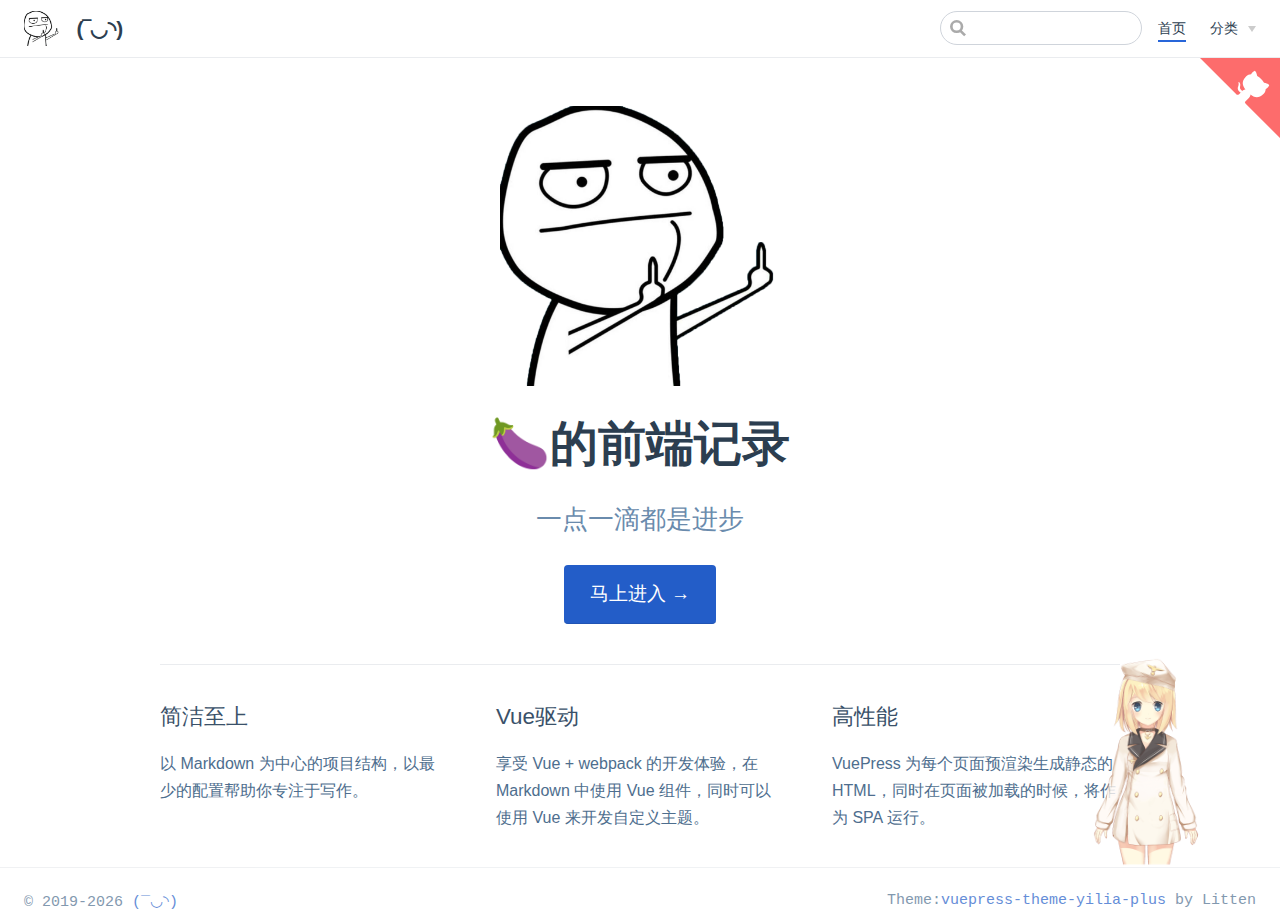
<file: index.html>
<!DOCTYPE html>
<html lang="en-US">
  <head>
    <meta charset="utf-8">
    <meta name="viewport" content="width=device-width,initial-scale=1">
    <title>(‾◡◝)</title>
    <meta name="description" content="前端筆記">
    <link rel="icon" href="/egg.png">
    
    <link rel="preload" href="/assets/css/0.styles.23701d8c.css" as="style"><link rel="preload" href="/assets/js/app.9f5aa10d.js" as="script"><link rel="preload" href="/assets/js/2.6d17029b.js" as="script"><link rel="preload" href="/assets/js/7.187bdcb3.js" as="script"><link rel="prefetch" href="/assets/js/10.1aba0b98.js"><link rel="prefetch" href="/assets/js/11.0a4666a8.js"><link rel="prefetch" href="/assets/js/12.7eda2a22.js"><link rel="prefetch" href="/assets/js/13.585b74c1.js"><link rel="prefetch" href="/assets/js/14.645abc41.js"><link rel="prefetch" href="/assets/js/15.b85d4c28.js"><link rel="prefetch" href="/assets/js/16.4c7a1d65.js"><link rel="prefetch" href="/assets/js/17.3961f96d.js"><link rel="prefetch" href="/assets/js/18.3dcca08e.js"><link rel="prefetch" href="/assets/js/19.7f9ca7f6.js"><link rel="prefetch" href="/assets/js/20.60a11185.js"><link rel="prefetch" href="/assets/js/21.cf5fa1a7.js"><link rel="prefetch" href="/assets/js/3.a5f7a944.js"><link rel="prefetch" href="/assets/js/4.6babd2eb.js"><link rel="prefetch" href="/assets/js/5.6cb7d092.js"><link rel="prefetch" href="/assets/js/6.7a943379.js"><link rel="prefetch" href="/assets/js/8.5fdac94d.js"><link rel="prefetch" href="/assets/js/9.511de702.js">
    <link rel="stylesheet" href="/assets/css/0.styles.23701d8c.css">
  </head>
  <body>
    <div id="app" data-server-rendered="true"><main><main slot="sidebar-top"><a href="https://github.com/JoeyBling/vuepress-theme-yilia-plus" aria-label="View source on GitHub" target="_blank" class="github-corner"><svg width="80" height="80" viewBox="0 0 250 250" aria-hidden="true"><path d="M0,0 L115,115 L130,115 L142,142 L250,250 L250,0 Z"></path> <path d="M128.3,109.0 C113.8,99.7 119.0,89.6 119.0,89.6 C122.0,82.7 120.5,78.6 120.5,78.6 C119.2,72.0 123.4,76.3 123.4,76.3 C127.3,80.9 125.5,87.3 125.5,87.3 C122.9,97.6 130.6,101.9 134.4,103.2" fill="currentColor" class="octo-arm" style="transform-origin: 130px 106px;"></path> <path d="M115.0,115.0 C114.9,115.1 118.7,116.5 119.8,115.4 L133.7,101.6 C136.9,99.2 139.9,98.4 142.2,98.6 C133.8,88.0 127.5,74.4 143.8,58.0 C148.5,53.4 154.0,51.2 159.7,51.0 C160.3,49.4 163.2,43.6 171.4,40.1 C171.4,40.1 176.1,42.5 178.8,56.2 C183.1,58.6 187.2,61.8 190.9,65.4 C194.5,69.0 197.7,73.2 200.1,77.6 C213.8,80.2 216.3,84.9 216.3,84.9 C212.7,93.1 206.9,96.0 205.4,96.6 C205.1,102.4 203.0,107.8 198.3,112.5 C181.9,128.9 168.3,122.5 157.7,114.1 C157.9,116.9 156.7,120.9 152.7,124.9 L141.0,136.5 C139.8,137.7 141.6,141.9 141.8,141.8 Z" fill="currentColor" class="octo-body"></path></svg></a></main> <div class="theme-container no-sidebar"><header class="navbar"><div class="sidebar-button"><svg xmlns="http://www.w3.org/2000/svg" aria-hidden="true" role="img" viewBox="0 0 448 512" class="icon"><path fill="currentColor" d="M436 124H12c-6.627 0-12-5.373-12-12V80c0-6.627 5.373-12 12-12h424c6.627 0 12 5.373 12 12v32c0 6.627-5.373 12-12 12zm0 160H12c-6.627 0-12-5.373-12-12v-32c0-6.627 5.373-12 12-12h424c6.627 0 12 5.373 12 12v32c0 6.627-5.373 12-12 12zm0 160H12c-6.627 0-12-5.373-12-12v-32c0-6.627 5.373-12 12-12h424c6.627 0 12 5.373 12 12v32c0 6.627-5.373 12-12 12z"></path></svg></div> <a href="/" class="home-link router-link-exact-active router-link-active"><img src="/egg.png" alt="(‾◡◝)" class="logo"> <span class="site-name can-hide">(‾◡◝)</span></a> <div class="links"><div class="search-box"><input aria-label="Search" autocomplete="off" spellcheck="false" value=""> <!----></div> <nav class="nav-links can-hide"><div class="nav-item"><a href="/" class="nav-link router-link-exact-active router-link-active">首页</a></div><div class="nav-item"><div class="dropdown-wrapper"><button type="button" aria-label="分类" class="dropdown-title"><span class="title">分类</span> <span class="arrow right"></span></button> <ul class="nav-dropdown" style="display:none;"><li class="dropdown-item"><!----> <a href="/pages/folder1/test1.html" class="nav-link">文章</a></li></ul></div></div> <!----></nav></div></header> <div class="sidebar-mask"></div> <aside class="sidebar"><nav class="nav-links"><div class="nav-item"><a href="/" class="nav-link router-link-exact-active router-link-active">首页</a></div><div class="nav-item"><div class="dropdown-wrapper"><button type="button" aria-label="分类" class="dropdown-title"><span class="title">分类</span> <span class="arrow right"></span></button> <ul class="nav-dropdown" style="display:none;"><li class="dropdown-item"><!----> <a href="/pages/folder1/test1.html" class="nav-link">文章</a></li></ul></div></div> <!----></nav>  <!----> </aside> <main aria-labelledby="main-title" class="home"><header class="hero"><img src="/egg.png" alt="hero"> <h1 id="main-title">🍆的前端记录</h1> <p class="description">
      一点一滴都是进步
    </p> <p class="action"><a href="/pages/folder1/test1.html" class="nav-link action-button">马上进入 →</a></p></header> <div class="features"><div class="feature"><h2>简洁至上</h2> <p>以 Markdown 为中心的项目结构，以最少的配置帮助你专注于写作。</p></div><div class="feature"><h2>Vue驱动</h2> <p>享受 Vue + webpack 的开发体验，在 Markdown 中使用 Vue 组件，同时可以使用 Vue 来开发自定义主题。</p></div><div class="feature"><h2>高性能</h2> <p>VuePress 为每个页面预渲染生成静态的 HTML，同时在页面被加载的时候，将作为 SPA 运行。</p></div></div> <div class="theme-default-content custom content__default"></div></main></div> <div class="footer" style="margin-left:0px;" data-v-35b17a59><div id="footer-info" data-v-35b17a59><div class="footer-left" data-v-35b17a59>
      © 2019
      <span data-v-35b17a59><a href="https://github.com/Jeanne-run" target="_blank">(‾◡◝)</a></span></div> <div class="footer-right" data-v-35b17a59>Theme:<a href="https://github.com/JoeyBling/vuepress-theme-yilia-plus" target="_blank">vuepress-theme-yilia-plus</a> by Litten</div></div> <!----></div></main><div class="global-ui"><div id="live2d-widget" class="live2d-widget-container" style="position:fixed;right:65px;bottom:0px;width:135px;height:300px;z-index:99999;opacity:0.8;pointer-events:none;"><canvas id="live2dcanvas" width="135" height="300" class="live2dcanvas" style="position:absolute;left:0px;top:0px;width:135px;height:300px;"></canvas></div></div></div>
    <script src="/assets/js/app.9f5aa10d.js" defer></script><script src="/assets/js/2.6d17029b.js" defer></script><script src="/assets/js/7.187bdcb3.js" defer></script>
  </body>
</html>
</file>
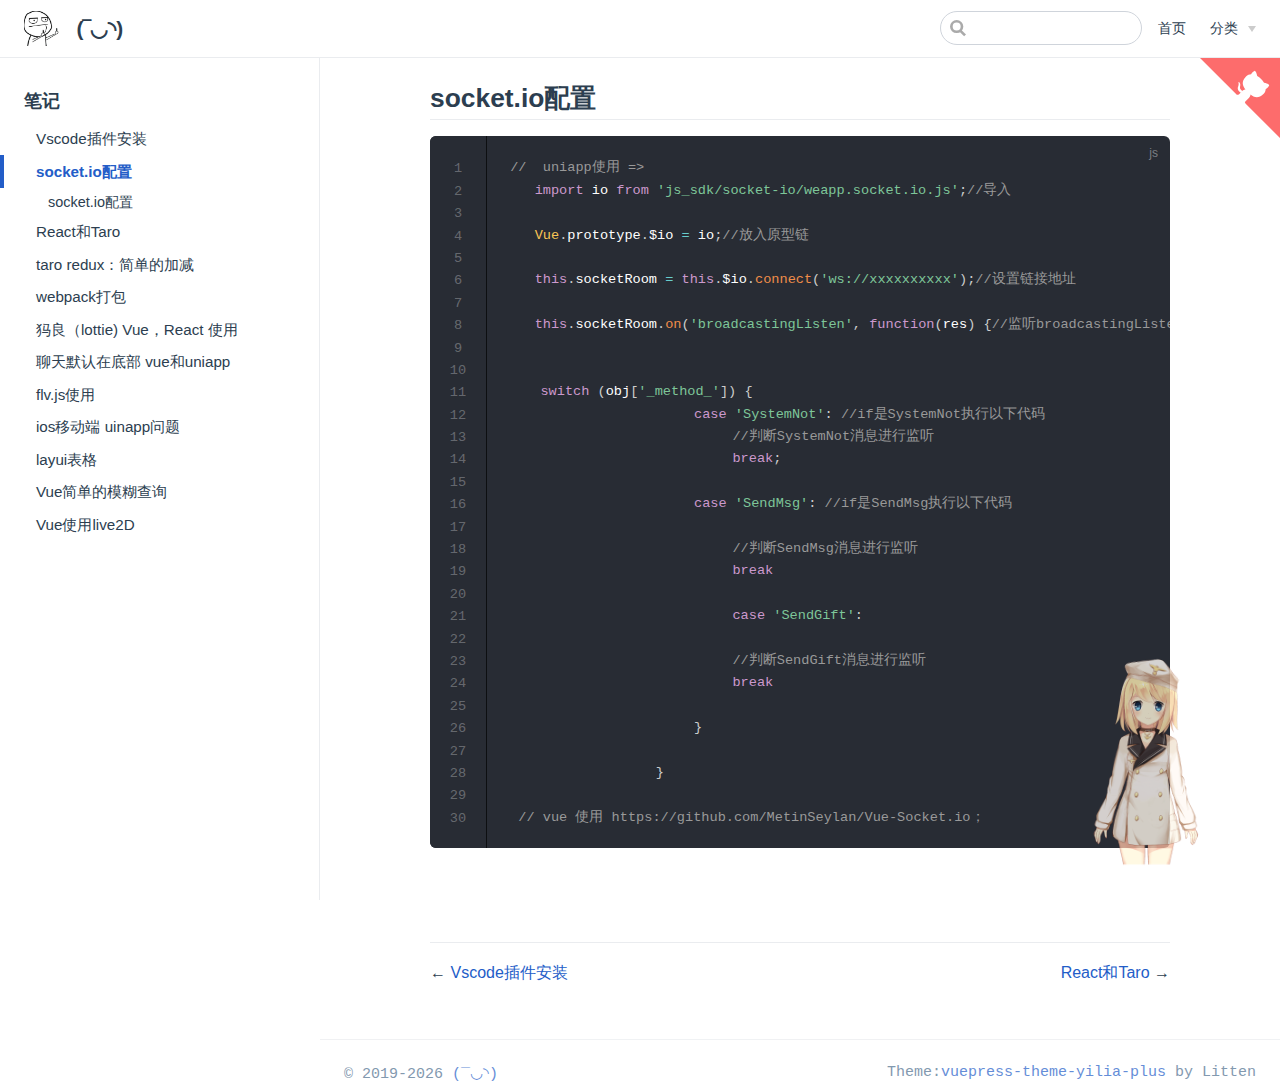
<file: pages/folder1/test1.html>
<!DOCTYPE html>
<html lang="en-US">
  <head>
    <meta charset="utf-8">
    <meta name="viewport" content="width=device-width,initial-scale=1">
    <title>socket.io配置 | (‾◡◝)</title>
    <meta name="description" content="前端筆記">
    <link rel="icon" href="/egg.png">
    
    <link rel="preload" href="/assets/css/0.styles.23701d8c.css" as="style"><link rel="preload" href="/assets/js/app.9f5aa10d.js" as="script"><link rel="preload" href="/assets/js/2.6d17029b.js" as="script"><link rel="preload" href="/assets/js/8.5fdac94d.js" as="script"><link rel="prefetch" href="/assets/js/10.1aba0b98.js"><link rel="prefetch" href="/assets/js/11.0a4666a8.js"><link rel="prefetch" href="/assets/js/12.7eda2a22.js"><link rel="prefetch" href="/assets/js/13.585b74c1.js"><link rel="prefetch" href="/assets/js/14.645abc41.js"><link rel="prefetch" href="/assets/js/15.b85d4c28.js"><link rel="prefetch" href="/assets/js/16.4c7a1d65.js"><link rel="prefetch" href="/assets/js/17.3961f96d.js"><link rel="prefetch" href="/assets/js/18.3dcca08e.js"><link rel="prefetch" href="/assets/js/19.7f9ca7f6.js"><link rel="prefetch" href="/assets/js/20.60a11185.js"><link rel="prefetch" href="/assets/js/21.cf5fa1a7.js"><link rel="prefetch" href="/assets/js/3.a5f7a944.js"><link rel="prefetch" href="/assets/js/4.6babd2eb.js"><link rel="prefetch" href="/assets/js/5.6cb7d092.js"><link rel="prefetch" href="/assets/js/6.7a943379.js"><link rel="prefetch" href="/assets/js/7.187bdcb3.js"><link rel="prefetch" href="/assets/js/9.511de702.js">
    <link rel="stylesheet" href="/assets/css/0.styles.23701d8c.css">
  </head>
  <body>
    <div id="app" data-server-rendered="true"><main><main slot="sidebar-top"><a href="https://github.com/JoeyBling/vuepress-theme-yilia-plus" aria-label="View source on GitHub" target="_blank" class="github-corner"><svg width="80" height="80" viewBox="0 0 250 250" aria-hidden="true"><path d="M0,0 L115,115 L130,115 L142,142 L250,250 L250,0 Z"></path> <path d="M128.3,109.0 C113.8,99.7 119.0,89.6 119.0,89.6 C122.0,82.7 120.5,78.6 120.5,78.6 C119.2,72.0 123.4,76.3 123.4,76.3 C127.3,80.9 125.5,87.3 125.5,87.3 C122.9,97.6 130.6,101.9 134.4,103.2" fill="currentColor" class="octo-arm" style="transform-origin: 130px 106px;"></path> <path d="M115.0,115.0 C114.9,115.1 118.7,116.5 119.8,115.4 L133.7,101.6 C136.9,99.2 139.9,98.4 142.2,98.6 C133.8,88.0 127.5,74.4 143.8,58.0 C148.5,53.4 154.0,51.2 159.7,51.0 C160.3,49.4 163.2,43.6 171.4,40.1 C171.4,40.1 176.1,42.5 178.8,56.2 C183.1,58.6 187.2,61.8 190.9,65.4 C194.5,69.0 197.7,73.2 200.1,77.6 C213.8,80.2 216.3,84.9 216.3,84.9 C212.7,93.1 206.9,96.0 205.4,96.6 C205.1,102.4 203.0,107.8 198.3,112.5 C181.9,128.9 168.3,122.5 157.7,114.1 C157.9,116.9 156.7,120.9 152.7,124.9 L141.0,136.5 C139.8,137.7 141.6,141.9 141.8,141.8 Z" fill="currentColor" class="octo-body"></path></svg></a></main> <div class="theme-container"><header class="navbar"><div class="sidebar-button"><svg xmlns="http://www.w3.org/2000/svg" aria-hidden="true" role="img" viewBox="0 0 448 512" class="icon"><path fill="currentColor" d="M436 124H12c-6.627 0-12-5.373-12-12V80c0-6.627 5.373-12 12-12h424c6.627 0 12 5.373 12 12v32c0 6.627-5.373 12-12 12zm0 160H12c-6.627 0-12-5.373-12-12v-32c0-6.627 5.373-12 12-12h424c6.627 0 12 5.373 12 12v32c0 6.627-5.373 12-12 12zm0 160H12c-6.627 0-12-5.373-12-12v-32c0-6.627 5.373-12 12-12h424c6.627 0 12 5.373 12 12v32c0 6.627-5.373 12-12 12z"></path></svg></div> <a href="/" class="home-link router-link-active"><img src="/egg.png" alt="(‾◡◝)" class="logo"> <span class="site-name can-hide">(‾◡◝)</span></a> <div class="links"><div class="search-box"><input aria-label="Search" autocomplete="off" spellcheck="false" value=""> <!----></div> <nav class="nav-links can-hide"><div class="nav-item"><a href="/" class="nav-link">首页</a></div><div class="nav-item"><div class="dropdown-wrapper"><button type="button" aria-label="分类" class="dropdown-title"><span class="title">分类</span> <span class="arrow right"></span></button> <ul class="nav-dropdown" style="display:none;"><li class="dropdown-item"><!----> <a href="/pages/folder1/test1.html" class="nav-link router-link-exact-active router-link-active">文章</a></li></ul></div></div> <!----></nav></div></header> <div class="sidebar-mask"></div> <aside class="sidebar"><nav class="nav-links"><div class="nav-item"><a href="/" class="nav-link">首页</a></div><div class="nav-item"><div class="dropdown-wrapper"><button type="button" aria-label="分类" class="dropdown-title"><span class="title">分类</span> <span class="arrow right"></span></button> <ul class="nav-dropdown" style="display:none;"><li class="dropdown-item"><!----> <a href="/pages/folder1/test1.html" class="nav-link router-link-exact-active router-link-active">文章</a></li></ul></div></div> <!----></nav>  <ul class="sidebar-links"><li><section class="sidebar-group depth-0"><p class="sidebar-heading open"><span>笔记</span> <!----></p> <ul class="sidebar-links sidebar-group-items"><li><a href="/pages/folder1/test4.html" class="sidebar-link">Vscode插件安装</a></li><li><a href="/pages/folder1/test1.html" class="active sidebar-link">socket.io配置</a><ul class="sidebar-sub-headers"><li class="sidebar-sub-header"><a href="/pages/folder1/test1.html#socket-io配置" class="sidebar-link">socket.io配置</a></li></ul></li><li><a href="/pages/folder1/test3.html" class="sidebar-link">React和Taro</a></li><li><a href="/pages/folder1/test5.html" class="sidebar-link">taro redux：简单的加减</a></li><li><a href="/pages/folder1/test6.html" class="sidebar-link">webpack打包</a></li><li><a href="/pages/folder1/test7.html" class="sidebar-link">犸良（lottie) Vue，React 使用</a></li><li><a href="/pages/folder1/test8.html" class="sidebar-link">聊天默认在底部 vue和uniapp</a></li><li><a href="/pages/folder1/test9.html" class="sidebar-link">flv.js使用</a></li><li><a href="/pages/folder1/test10.html" class="sidebar-link">ios移动端 uinapp问题</a></li><li><a href="/pages/folder1/test11.html" class="sidebar-link">layui表格</a></li><li><a href="/pages/folder1/test12.html" class="sidebar-link">Vue简单的模糊查询</a></li><li><a href="/pages/folder1/test13.html" class="sidebar-link">Vue使用live2D</a></li></ul></section></li></ul> </aside> <main class="page"> <div class="theme-default-content content__default"><h2 id="socket-io配置"><a href="#socket-io配置" class="header-anchor">#</a> socket.io配置</h2> <div class="language-js line-numbers-mode"><pre class="language-js"><code> <span class="token comment">//  uniapp使用 =&gt;</span>
    <span class="token keyword">import</span> io <span class="token keyword">from</span> <span class="token string">'js_sdk/socket-io/weapp.socket.io.js'</span><span class="token punctuation">;</span><span class="token comment">//导入</span>

    <span class="token class-name">Vue</span><span class="token punctuation">.</span>prototype<span class="token punctuation">.</span>$io <span class="token operator">=</span> io<span class="token punctuation">;</span><span class="token comment">//放入原型链</span>

    <span class="token keyword">this</span><span class="token punctuation">.</span>socketRoom <span class="token operator">=</span> <span class="token keyword">this</span><span class="token punctuation">.</span>$io<span class="token punctuation">.</span><span class="token function">connect</span><span class="token punctuation">(</span><span class="token string">'ws://xxxxxxxxxx'</span><span class="token punctuation">)</span><span class="token punctuation">;</span><span class="token comment">//设置链接地址</span>

    <span class="token keyword">this</span><span class="token punctuation">.</span>socketRoom<span class="token punctuation">.</span><span class="token function">on</span><span class="token punctuation">(</span><span class="token string">'broadcastingListen'</span><span class="token punctuation">,</span> <span class="token keyword">function</span><span class="token punctuation">(</span><span class="token parameter">res</span><span class="token punctuation">)</span> <span class="token punctuation">{</span><span class="token comment">//监听broadcastingListen方法</span>


	<span class="token keyword">switch</span> <span class="token punctuation">(</span>obj<span class="token punctuation">[</span><span class="token string">'_method_'</span><span class="token punctuation">]</span><span class="token punctuation">)</span> <span class="token punctuation">{</span>
					<span class="token keyword">case</span> <span class="token string">'SystemNot'</span><span class="token punctuation">:</span> <span class="token comment">//if是SystemNot执行以下代码</span>
						<span class="token comment">//判断SystemNot消息进行监听</span>
						<span class="token keyword">break</span><span class="token punctuation">;</span>

					<span class="token keyword">case</span> <span class="token string">'SendMsg'</span><span class="token punctuation">:</span> <span class="token comment">//if是SendMsg执行以下代码</span>
					
						<span class="token comment">//判断SendMsg消息进行监听</span>
						<span class="token keyword">break</span>

						<span class="token keyword">case</span> <span class="token string">'SendGift'</span><span class="token punctuation">:</span>

						<span class="token comment">//判断SendGift消息进行监听</span>
						<span class="token keyword">break</span>
						
					<span class="token punctuation">}</span>

				<span class="token punctuation">}</span>

  <span class="token comment">// vue 使用 https://github.com/MetinSeylan/Vue-Socket.io；</span>
</code></pre> <div class="line-numbers-wrapper"><span class="line-number">1</span><br><span class="line-number">2</span><br><span class="line-number">3</span><br><span class="line-number">4</span><br><span class="line-number">5</span><br><span class="line-number">6</span><br><span class="line-number">7</span><br><span class="line-number">8</span><br><span class="line-number">9</span><br><span class="line-number">10</span><br><span class="line-number">11</span><br><span class="line-number">12</span><br><span class="line-number">13</span><br><span class="line-number">14</span><br><span class="line-number">15</span><br><span class="line-number">16</span><br><span class="line-number">17</span><br><span class="line-number">18</span><br><span class="line-number">19</span><br><span class="line-number">20</span><br><span class="line-number">21</span><br><span class="line-number">22</span><br><span class="line-number">23</span><br><span class="line-number">24</span><br><span class="line-number">25</span><br><span class="line-number">26</span><br><span class="line-number">27</span><br><span class="line-number">28</span><br><span class="line-number">29</span><br><span class="line-number">30</span><br></div></div></div> <footer class="page-edit"><!----> <!----></footer> <div class="page-nav"><p class="inner"><span class="prev">
      ←
      <a href="/pages/folder1/test4.html" class="prev">Vscode插件安装</a></span> <span class="next"><a href="/pages/folder1/test3.html">React和Taro</a>
      →
    </span></p></div> </main></div> <div class="footer" data-v-35b17a59><div id="footer-info" data-v-35b17a59><div class="footer-left" data-v-35b17a59>
      © 2019
      <span data-v-35b17a59><a href="https://github.com/Jeanne-run" target="_blank">(‾◡◝)</a></span></div> <div class="footer-right" data-v-35b17a59>Theme:<a href="https://github.com/JoeyBling/vuepress-theme-yilia-plus" target="_blank">vuepress-theme-yilia-plus</a> by Litten</div></div> <!----></div></main><div class="global-ui"><div id="live2d-widget" class="live2d-widget-container" style="position:fixed;right:65px;bottom:0px;width:135px;height:300px;z-index:99999;opacity:0.8;pointer-events:none;"><canvas id="live2dcanvas" width="135" height="300" class="live2dcanvas" style="position:absolute;left:0px;top:0px;width:135px;height:300px;"></canvas></div></div></div>
    <script src="/assets/js/app.9f5aa10d.js" defer></script><script src="/assets/js/2.6d17029b.js" defer></script><script src="/assets/js/8.5fdac94d.js" defer></script>
  </body>
</html>
</file>
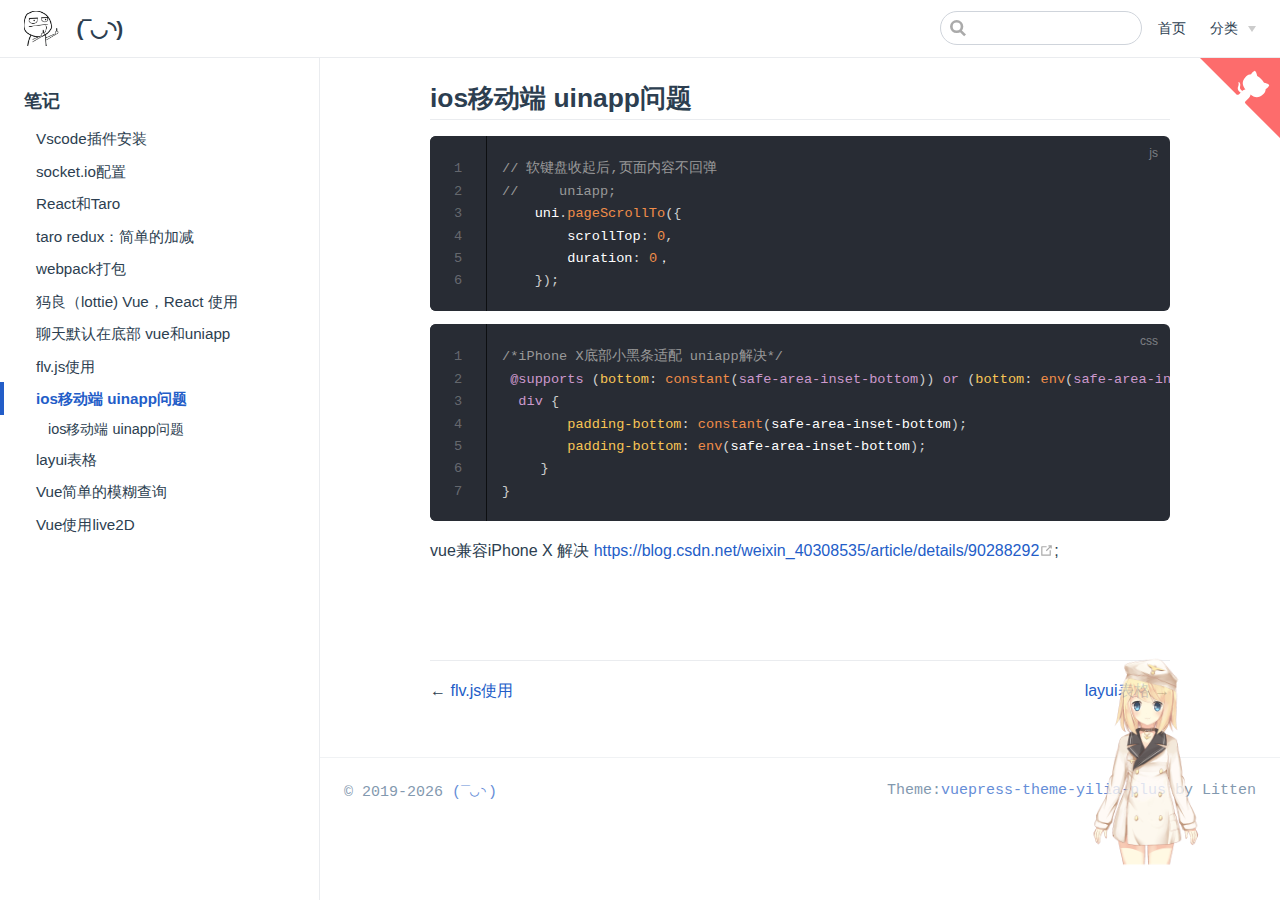
<file: pages/folder1/test10.html>
<!DOCTYPE html>
<html lang="en-US">
  <head>
    <meta charset="utf-8">
    <meta name="viewport" content="width=device-width,initial-scale=1">
    <title>ios移动端 uinapp问题 | (‾◡◝)</title>
    <meta name="description" content="前端筆記">
    <link rel="icon" href="/egg.png">
    
    <link rel="preload" href="/assets/css/0.styles.23701d8c.css" as="style"><link rel="preload" href="/assets/js/app.9f5aa10d.js" as="script"><link rel="preload" href="/assets/js/2.6d17029b.js" as="script"><link rel="preload" href="/assets/js/9.511de702.js" as="script"><link rel="prefetch" href="/assets/js/10.1aba0b98.js"><link rel="prefetch" href="/assets/js/11.0a4666a8.js"><link rel="prefetch" href="/assets/js/12.7eda2a22.js"><link rel="prefetch" href="/assets/js/13.585b74c1.js"><link rel="prefetch" href="/assets/js/14.645abc41.js"><link rel="prefetch" href="/assets/js/15.b85d4c28.js"><link rel="prefetch" href="/assets/js/16.4c7a1d65.js"><link rel="prefetch" href="/assets/js/17.3961f96d.js"><link rel="prefetch" href="/assets/js/18.3dcca08e.js"><link rel="prefetch" href="/assets/js/19.7f9ca7f6.js"><link rel="prefetch" href="/assets/js/20.60a11185.js"><link rel="prefetch" href="/assets/js/21.cf5fa1a7.js"><link rel="prefetch" href="/assets/js/3.a5f7a944.js"><link rel="prefetch" href="/assets/js/4.6babd2eb.js"><link rel="prefetch" href="/assets/js/5.6cb7d092.js"><link rel="prefetch" href="/assets/js/6.7a943379.js"><link rel="prefetch" href="/assets/js/7.187bdcb3.js"><link rel="prefetch" href="/assets/js/8.5fdac94d.js">
    <link rel="stylesheet" href="/assets/css/0.styles.23701d8c.css">
  </head>
  <body>
    <div id="app" data-server-rendered="true"><main><main slot="sidebar-top"><a href="https://github.com/JoeyBling/vuepress-theme-yilia-plus" aria-label="View source on GitHub" target="_blank" class="github-corner"><svg width="80" height="80" viewBox="0 0 250 250" aria-hidden="true"><path d="M0,0 L115,115 L130,115 L142,142 L250,250 L250,0 Z"></path> <path d="M128.3,109.0 C113.8,99.7 119.0,89.6 119.0,89.6 C122.0,82.7 120.5,78.6 120.5,78.6 C119.2,72.0 123.4,76.3 123.4,76.3 C127.3,80.9 125.5,87.3 125.5,87.3 C122.9,97.6 130.6,101.9 134.4,103.2" fill="currentColor" class="octo-arm" style="transform-origin: 130px 106px;"></path> <path d="M115.0,115.0 C114.9,115.1 118.7,116.5 119.8,115.4 L133.7,101.6 C136.9,99.2 139.9,98.4 142.2,98.6 C133.8,88.0 127.5,74.4 143.8,58.0 C148.5,53.4 154.0,51.2 159.7,51.0 C160.3,49.4 163.2,43.6 171.4,40.1 C171.4,40.1 176.1,42.5 178.8,56.2 C183.1,58.6 187.2,61.8 190.9,65.4 C194.5,69.0 197.7,73.2 200.1,77.6 C213.8,80.2 216.3,84.9 216.3,84.9 C212.7,93.1 206.9,96.0 205.4,96.6 C205.1,102.4 203.0,107.8 198.3,112.5 C181.9,128.9 168.3,122.5 157.7,114.1 C157.9,116.9 156.7,120.9 152.7,124.9 L141.0,136.5 C139.8,137.7 141.6,141.9 141.8,141.8 Z" fill="currentColor" class="octo-body"></path></svg></a></main> <div class="theme-container"><header class="navbar"><div class="sidebar-button"><svg xmlns="http://www.w3.org/2000/svg" aria-hidden="true" role="img" viewBox="0 0 448 512" class="icon"><path fill="currentColor" d="M436 124H12c-6.627 0-12-5.373-12-12V80c0-6.627 5.373-12 12-12h424c6.627 0 12 5.373 12 12v32c0 6.627-5.373 12-12 12zm0 160H12c-6.627 0-12-5.373-12-12v-32c0-6.627 5.373-12 12-12h424c6.627 0 12 5.373 12 12v32c0 6.627-5.373 12-12 12zm0 160H12c-6.627 0-12-5.373-12-12v-32c0-6.627 5.373-12 12-12h424c6.627 0 12 5.373 12 12v32c0 6.627-5.373 12-12 12z"></path></svg></div> <a href="/" class="home-link router-link-active"><img src="/egg.png" alt="(‾◡◝)" class="logo"> <span class="site-name can-hide">(‾◡◝)</span></a> <div class="links"><div class="search-box"><input aria-label="Search" autocomplete="off" spellcheck="false" value=""> <!----></div> <nav class="nav-links can-hide"><div class="nav-item"><a href="/" class="nav-link">首页</a></div><div class="nav-item"><div class="dropdown-wrapper"><button type="button" aria-label="分类" class="dropdown-title"><span class="title">分类</span> <span class="arrow right"></span></button> <ul class="nav-dropdown" style="display:none;"><li class="dropdown-item"><!----> <a href="/pages/folder1/test1.html" class="nav-link">文章</a></li></ul></div></div> <!----></nav></div></header> <div class="sidebar-mask"></div> <aside class="sidebar"><nav class="nav-links"><div class="nav-item"><a href="/" class="nav-link">首页</a></div><div class="nav-item"><div class="dropdown-wrapper"><button type="button" aria-label="分类" class="dropdown-title"><span class="title">分类</span> <span class="arrow right"></span></button> <ul class="nav-dropdown" style="display:none;"><li class="dropdown-item"><!----> <a href="/pages/folder1/test1.html" class="nav-link">文章</a></li></ul></div></div> <!----></nav>  <ul class="sidebar-links"><li><section class="sidebar-group depth-0"><p class="sidebar-heading open"><span>笔记</span> <!----></p> <ul class="sidebar-links sidebar-group-items"><li><a href="/pages/folder1/test4.html" class="sidebar-link">Vscode插件安装</a></li><li><a href="/pages/folder1/test1.html" class="sidebar-link">socket.io配置</a></li><li><a href="/pages/folder1/test3.html" class="sidebar-link">React和Taro</a></li><li><a href="/pages/folder1/test5.html" class="sidebar-link">taro redux：简单的加减</a></li><li><a href="/pages/folder1/test6.html" class="sidebar-link">webpack打包</a></li><li><a href="/pages/folder1/test7.html" class="sidebar-link">犸良（lottie) Vue，React 使用</a></li><li><a href="/pages/folder1/test8.html" class="sidebar-link">聊天默认在底部 vue和uniapp</a></li><li><a href="/pages/folder1/test9.html" class="sidebar-link">flv.js使用</a></li><li><a href="/pages/folder1/test10.html" class="active sidebar-link">ios移动端 uinapp问题</a><ul class="sidebar-sub-headers"><li class="sidebar-sub-header"><a href="/pages/folder1/test10.html#ios移动端-uinapp问题" class="sidebar-link">ios移动端 uinapp问题</a></li></ul></li><li><a href="/pages/folder1/test11.html" class="sidebar-link">layui表格</a></li><li><a href="/pages/folder1/test12.html" class="sidebar-link">Vue简单的模糊查询</a></li><li><a href="/pages/folder1/test13.html" class="sidebar-link">Vue使用live2D</a></li></ul></section></li></ul> </aside> <main class="page"> <div class="theme-default-content content__default"><h2 id="ios移动端-uinapp问题"><a href="#ios移动端-uinapp问题" class="header-anchor">#</a> ios移动端 uinapp问题</h2> <div class="language-js line-numbers-mode"><pre class="language-js"><code><span class="token comment">// 软键盘收起后,页面内容不回弹</span>
<span class="token comment">//     uniapp;</span>
    uni<span class="token punctuation">.</span><span class="token function">pageScrollTo</span><span class="token punctuation">(</span><span class="token punctuation">{</span>
        scrollTop<span class="token punctuation">:</span> <span class="token number">0</span><span class="token punctuation">,</span>
        duration<span class="token punctuation">:</span> <span class="token number">0</span>，
    <span class="token punctuation">}</span><span class="token punctuation">)</span><span class="token punctuation">;</span>
</code></pre> <div class="line-numbers-wrapper"><span class="line-number">1</span><br><span class="line-number">2</span><br><span class="line-number">3</span><br><span class="line-number">4</span><br><span class="line-number">5</span><br><span class="line-number">6</span><br></div></div><div class="language-css line-numbers-mode"><pre class="language-css"><code><span class="token comment">/*iPhone X底部小黑条适配 uniapp解决*/</span>
 <span class="token atrule"><span class="token rule">@supports</span> <span class="token punctuation">(</span><span class="token property">bottom</span><span class="token punctuation">:</span> <span class="token function">constant</span><span class="token punctuation">(</span>safe-area-inset-bottom<span class="token punctuation">)</span><span class="token punctuation">)</span> or <span class="token punctuation">(</span><span class="token property">bottom</span><span class="token punctuation">:</span> <span class="token function">env</span><span class="token punctuation">(</span>safe-area-inset-bottom<span class="token punctuation">)</span><span class="token punctuation">)</span></span> <span class="token punctuation">{</span>
  <span class="token selector">div</span> <span class="token punctuation">{</span>
        <span class="token property">padding-bottom</span><span class="token punctuation">:</span> <span class="token function">constant</span><span class="token punctuation">(</span>safe-area-inset-bottom<span class="token punctuation">)</span><span class="token punctuation">;</span>
        <span class="token property">padding-bottom</span><span class="token punctuation">:</span> <span class="token function">env</span><span class="token punctuation">(</span>safe-area-inset-bottom<span class="token punctuation">)</span><span class="token punctuation">;</span>
  	<span class="token punctuation">}</span>
<span class="token punctuation">}</span>
</code></pre> <div class="line-numbers-wrapper"><span class="line-number">1</span><br><span class="line-number">2</span><br><span class="line-number">3</span><br><span class="line-number">4</span><br><span class="line-number">5</span><br><span class="line-number">6</span><br><span class="line-number">7</span><br></div></div><p>vue兼容iPhone X 解决 <a href="https://blog.csdn.net/weixin_40308535/article/details/90288292" target="_blank" rel="noopener noreferrer">https://blog.csdn.net/weixin_40308535/article/details/90288292<svg xmlns="http://www.w3.org/2000/svg" aria-hidden="true" x="0px" y="0px" viewBox="0 0 100 100" width="15" height="15" class="icon outbound"><path fill="currentColor" d="M18.8,85.1h56l0,0c2.2,0,4-1.8,4-4v-32h-8v28h-48v-48h28v-8h-32l0,0c-2.2,0-4,1.8-4,4v56C14.8,83.3,16.6,85.1,18.8,85.1z"></path> <polygon fill="currentColor" points="45.7,48.7 51.3,54.3 77.2,28.5 77.2,37.2 85.2,37.2 85.2,14.9 62.8,14.9 62.8,22.9 71.5,22.9"></polygon></svg></a>;</p></div> <footer class="page-edit"><!----> <!----></footer> <div class="page-nav"><p class="inner"><span class="prev">
      ←
      <a href="/pages/folder1/test9.html" class="prev">flv.js使用</a></span> <span class="next"><a href="/pages/folder1/test11.html">layui表格</a>
      →
    </span></p></div> </main></div> <div class="footer" data-v-35b17a59><div id="footer-info" data-v-35b17a59><div class="footer-left" data-v-35b17a59>
      © 2019
      <span data-v-35b17a59><a href="https://github.com/Jeanne-run" target="_blank">(‾◡◝)</a></span></div> <div class="footer-right" data-v-35b17a59>Theme:<a href="https://github.com/JoeyBling/vuepress-theme-yilia-plus" target="_blank">vuepress-theme-yilia-plus</a> by Litten</div></div> <!----></div></main><div class="global-ui"><div id="live2d-widget" class="live2d-widget-container" style="position:fixed;right:65px;bottom:0px;width:135px;height:300px;z-index:99999;opacity:0.8;pointer-events:none;"><canvas id="live2dcanvas" width="135" height="300" class="live2dcanvas" style="position:absolute;left:0px;top:0px;width:135px;height:300px;"></canvas></div></div></div>
    <script src="/assets/js/app.9f5aa10d.js" defer></script><script src="/assets/js/2.6d17029b.js" defer></script><script src="/assets/js/9.511de702.js" defer></script>
  </body>
</html>
</file>
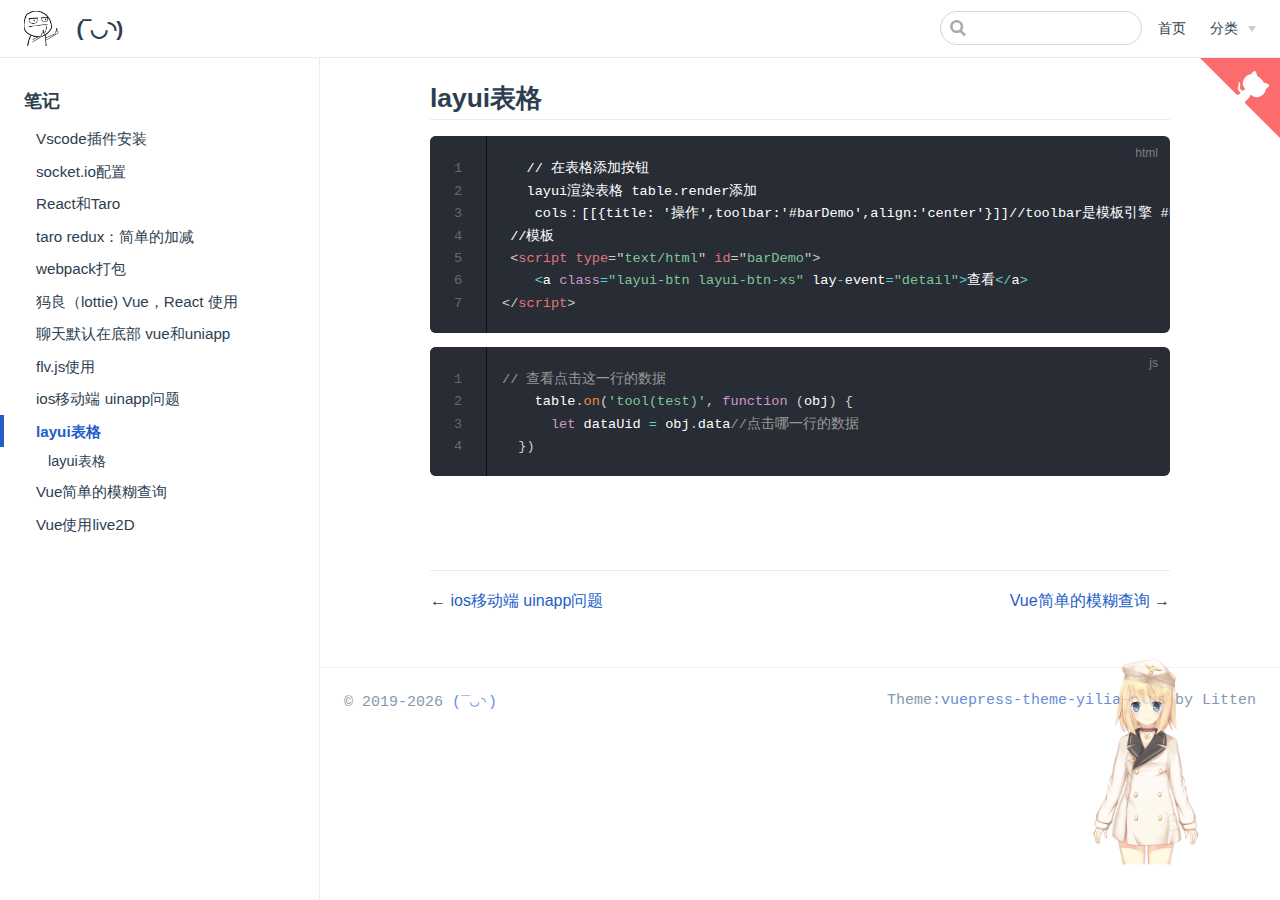
<file: pages/folder1/test11.html>
<!DOCTYPE html>
<html lang="en-US">
  <head>
    <meta charset="utf-8">
    <meta name="viewport" content="width=device-width,initial-scale=1">
    <title>layui表格 | (‾◡◝)</title>
    <meta name="description" content="前端筆記">
    <link rel="icon" href="/egg.png">
    
    <link rel="preload" href="/assets/css/0.styles.23701d8c.css" as="style"><link rel="preload" href="/assets/js/app.9f5aa10d.js" as="script"><link rel="preload" href="/assets/js/2.6d17029b.js" as="script"><link rel="preload" href="/assets/js/10.1aba0b98.js" as="script"><link rel="prefetch" href="/assets/js/11.0a4666a8.js"><link rel="prefetch" href="/assets/js/12.7eda2a22.js"><link rel="prefetch" href="/assets/js/13.585b74c1.js"><link rel="prefetch" href="/assets/js/14.645abc41.js"><link rel="prefetch" href="/assets/js/15.b85d4c28.js"><link rel="prefetch" href="/assets/js/16.4c7a1d65.js"><link rel="prefetch" href="/assets/js/17.3961f96d.js"><link rel="prefetch" href="/assets/js/18.3dcca08e.js"><link rel="prefetch" href="/assets/js/19.7f9ca7f6.js"><link rel="prefetch" href="/assets/js/20.60a11185.js"><link rel="prefetch" href="/assets/js/21.cf5fa1a7.js"><link rel="prefetch" href="/assets/js/3.a5f7a944.js"><link rel="prefetch" href="/assets/js/4.6babd2eb.js"><link rel="prefetch" href="/assets/js/5.6cb7d092.js"><link rel="prefetch" href="/assets/js/6.7a943379.js"><link rel="prefetch" href="/assets/js/7.187bdcb3.js"><link rel="prefetch" href="/assets/js/8.5fdac94d.js"><link rel="prefetch" href="/assets/js/9.511de702.js">
    <link rel="stylesheet" href="/assets/css/0.styles.23701d8c.css">
  </head>
  <body>
    <div id="app" data-server-rendered="true"><main><main slot="sidebar-top"><a href="https://github.com/JoeyBling/vuepress-theme-yilia-plus" aria-label="View source on GitHub" target="_blank" class="github-corner"><svg width="80" height="80" viewBox="0 0 250 250" aria-hidden="true"><path d="M0,0 L115,115 L130,115 L142,142 L250,250 L250,0 Z"></path> <path d="M128.3,109.0 C113.8,99.7 119.0,89.6 119.0,89.6 C122.0,82.7 120.5,78.6 120.5,78.6 C119.2,72.0 123.4,76.3 123.4,76.3 C127.3,80.9 125.5,87.3 125.5,87.3 C122.9,97.6 130.6,101.9 134.4,103.2" fill="currentColor" class="octo-arm" style="transform-origin: 130px 106px;"></path> <path d="M115.0,115.0 C114.9,115.1 118.7,116.5 119.8,115.4 L133.7,101.6 C136.9,99.2 139.9,98.4 142.2,98.6 C133.8,88.0 127.5,74.4 143.8,58.0 C148.5,53.4 154.0,51.2 159.7,51.0 C160.3,49.4 163.2,43.6 171.4,40.1 C171.4,40.1 176.1,42.5 178.8,56.2 C183.1,58.6 187.2,61.8 190.9,65.4 C194.5,69.0 197.7,73.2 200.1,77.6 C213.8,80.2 216.3,84.9 216.3,84.9 C212.7,93.1 206.9,96.0 205.4,96.6 C205.1,102.4 203.0,107.8 198.3,112.5 C181.9,128.9 168.3,122.5 157.7,114.1 C157.9,116.9 156.7,120.9 152.7,124.9 L141.0,136.5 C139.8,137.7 141.6,141.9 141.8,141.8 Z" fill="currentColor" class="octo-body"></path></svg></a></main> <div class="theme-container"><header class="navbar"><div class="sidebar-button"><svg xmlns="http://www.w3.org/2000/svg" aria-hidden="true" role="img" viewBox="0 0 448 512" class="icon"><path fill="currentColor" d="M436 124H12c-6.627 0-12-5.373-12-12V80c0-6.627 5.373-12 12-12h424c6.627 0 12 5.373 12 12v32c0 6.627-5.373 12-12 12zm0 160H12c-6.627 0-12-5.373-12-12v-32c0-6.627 5.373-12 12-12h424c6.627 0 12 5.373 12 12v32c0 6.627-5.373 12-12 12zm0 160H12c-6.627 0-12-5.373-12-12v-32c0-6.627 5.373-12 12-12h424c6.627 0 12 5.373 12 12v32c0 6.627-5.373 12-12 12z"></path></svg></div> <a href="/" class="home-link router-link-active"><img src="/egg.png" alt="(‾◡◝)" class="logo"> <span class="site-name can-hide">(‾◡◝)</span></a> <div class="links"><div class="search-box"><input aria-label="Search" autocomplete="off" spellcheck="false" value=""> <!----></div> <nav class="nav-links can-hide"><div class="nav-item"><a href="/" class="nav-link">首页</a></div><div class="nav-item"><div class="dropdown-wrapper"><button type="button" aria-label="分类" class="dropdown-title"><span class="title">分类</span> <span class="arrow right"></span></button> <ul class="nav-dropdown" style="display:none;"><li class="dropdown-item"><!----> <a href="/pages/folder1/test1.html" class="nav-link">文章</a></li></ul></div></div> <!----></nav></div></header> <div class="sidebar-mask"></div> <aside class="sidebar"><nav class="nav-links"><div class="nav-item"><a href="/" class="nav-link">首页</a></div><div class="nav-item"><div class="dropdown-wrapper"><button type="button" aria-label="分类" class="dropdown-title"><span class="title">分类</span> <span class="arrow right"></span></button> <ul class="nav-dropdown" style="display:none;"><li class="dropdown-item"><!----> <a href="/pages/folder1/test1.html" class="nav-link">文章</a></li></ul></div></div> <!----></nav>  <ul class="sidebar-links"><li><section class="sidebar-group depth-0"><p class="sidebar-heading open"><span>笔记</span> <!----></p> <ul class="sidebar-links sidebar-group-items"><li><a href="/pages/folder1/test4.html" class="sidebar-link">Vscode插件安装</a></li><li><a href="/pages/folder1/test1.html" class="sidebar-link">socket.io配置</a></li><li><a href="/pages/folder1/test3.html" class="sidebar-link">React和Taro</a></li><li><a href="/pages/folder1/test5.html" class="sidebar-link">taro redux：简单的加减</a></li><li><a href="/pages/folder1/test6.html" class="sidebar-link">webpack打包</a></li><li><a href="/pages/folder1/test7.html" class="sidebar-link">犸良（lottie) Vue，React 使用</a></li><li><a href="/pages/folder1/test8.html" class="sidebar-link">聊天默认在底部 vue和uniapp</a></li><li><a href="/pages/folder1/test9.html" class="sidebar-link">flv.js使用</a></li><li><a href="/pages/folder1/test10.html" class="sidebar-link">ios移动端 uinapp问题</a></li><li><a href="/pages/folder1/test11.html" class="active sidebar-link">layui表格</a><ul class="sidebar-sub-headers"><li class="sidebar-sub-header"><a href="/pages/folder1/test11.html#layui表格" class="sidebar-link">layui表格</a></li></ul></li><li><a href="/pages/folder1/test12.html" class="sidebar-link">Vue简单的模糊查询</a></li><li><a href="/pages/folder1/test13.html" class="sidebar-link">Vue使用live2D</a></li></ul></section></li></ul> </aside> <main class="page"> <div class="theme-default-content content__default"><h2 id="layui表格"><a href="#layui表格" class="header-anchor">#</a> layui表格</h2> <div class="language-html line-numbers-mode"><pre class="language-html"><code>   // 在表格添加按钮
   layui渲染表格 table.render添加
    cols：[[{title: '操作',toolbar:'#barDemo',align:'center'}]]//toolbar是模板引擎 #barDemo是模板id
 //模板
 <span class="token tag"><span class="token tag"><span class="token punctuation">&lt;</span>script</span> <span class="token attr-name">type</span><span class="token attr-value"><span class="token punctuation">=</span><span class="token punctuation">&quot;</span>text/html<span class="token punctuation">&quot;</span></span> <span class="token attr-name">id</span><span class="token attr-value"><span class="token punctuation">=</span><span class="token punctuation">&quot;</span>barDemo<span class="token punctuation">&quot;</span></span><span class="token punctuation">&gt;</span></span><span class="token script"><span class="token language-javascript">
    <span class="token operator">&lt;</span>a <span class="token keyword">class</span><span class="token operator">=</span><span class="token string">&quot;layui-btn layui-btn-xs&quot;</span> lay<span class="token operator">-</span>event<span class="token operator">=</span><span class="token string">&quot;detail&quot;</span><span class="token operator">&gt;</span>查看<span class="token operator">&lt;</span><span class="token operator">/</span>a<span class="token operator">&gt;</span>
</span></span><span class="token tag"><span class="token tag"><span class="token punctuation">&lt;/</span>script</span><span class="token punctuation">&gt;</span></span>
</code></pre> <div class="line-numbers-wrapper"><span class="line-number">1</span><br><span class="line-number">2</span><br><span class="line-number">3</span><br><span class="line-number">4</span><br><span class="line-number">5</span><br><span class="line-number">6</span><br><span class="line-number">7</span><br></div></div><div class="language-js line-numbers-mode"><pre class="language-js"><code><span class="token comment">// 查看点击这一行的数据</span>
    table<span class="token punctuation">.</span><span class="token function">on</span><span class="token punctuation">(</span><span class="token string">'tool(test)'</span><span class="token punctuation">,</span> <span class="token keyword">function</span> <span class="token punctuation">(</span><span class="token parameter">obj</span><span class="token punctuation">)</span> <span class="token punctuation">{</span>
      <span class="token keyword">let</span> dataUid <span class="token operator">=</span> obj<span class="token punctuation">.</span>data<span class="token comment">//点击哪一行的数据</span>
  <span class="token punctuation">}</span><span class="token punctuation">)</span>
</code></pre> <div class="line-numbers-wrapper"><span class="line-number">1</span><br><span class="line-number">2</span><br><span class="line-number">3</span><br><span class="line-number">4</span><br></div></div></div> <footer class="page-edit"><!----> <!----></footer> <div class="page-nav"><p class="inner"><span class="prev">
      ←
      <a href="/pages/folder1/test10.html" class="prev">ios移动端 uinapp问题</a></span> <span class="next"><a href="/pages/folder1/test12.html">Vue简单的模糊查询</a>
      →
    </span></p></div> </main></div> <div class="footer" data-v-35b17a59><div id="footer-info" data-v-35b17a59><div class="footer-left" data-v-35b17a59>
      © 2019
      <span data-v-35b17a59><a href="https://github.com/Jeanne-run" target="_blank">(‾◡◝)</a></span></div> <div class="footer-right" data-v-35b17a59>Theme:<a href="https://github.com/JoeyBling/vuepress-theme-yilia-plus" target="_blank">vuepress-theme-yilia-plus</a> by Litten</div></div> <!----></div></main><div class="global-ui"><div id="live2d-widget" class="live2d-widget-container" style="position:fixed;right:65px;bottom:0px;width:135px;height:300px;z-index:99999;opacity:0.8;pointer-events:none;"><canvas id="live2dcanvas" width="135" height="300" class="live2dcanvas" style="position:absolute;left:0px;top:0px;width:135px;height:300px;"></canvas></div></div></div>
    <script src="/assets/js/app.9f5aa10d.js" defer></script><script src="/assets/js/2.6d17029b.js" defer></script><script src="/assets/js/10.1aba0b98.js" defer></script>
  </body>
</html>
</file>
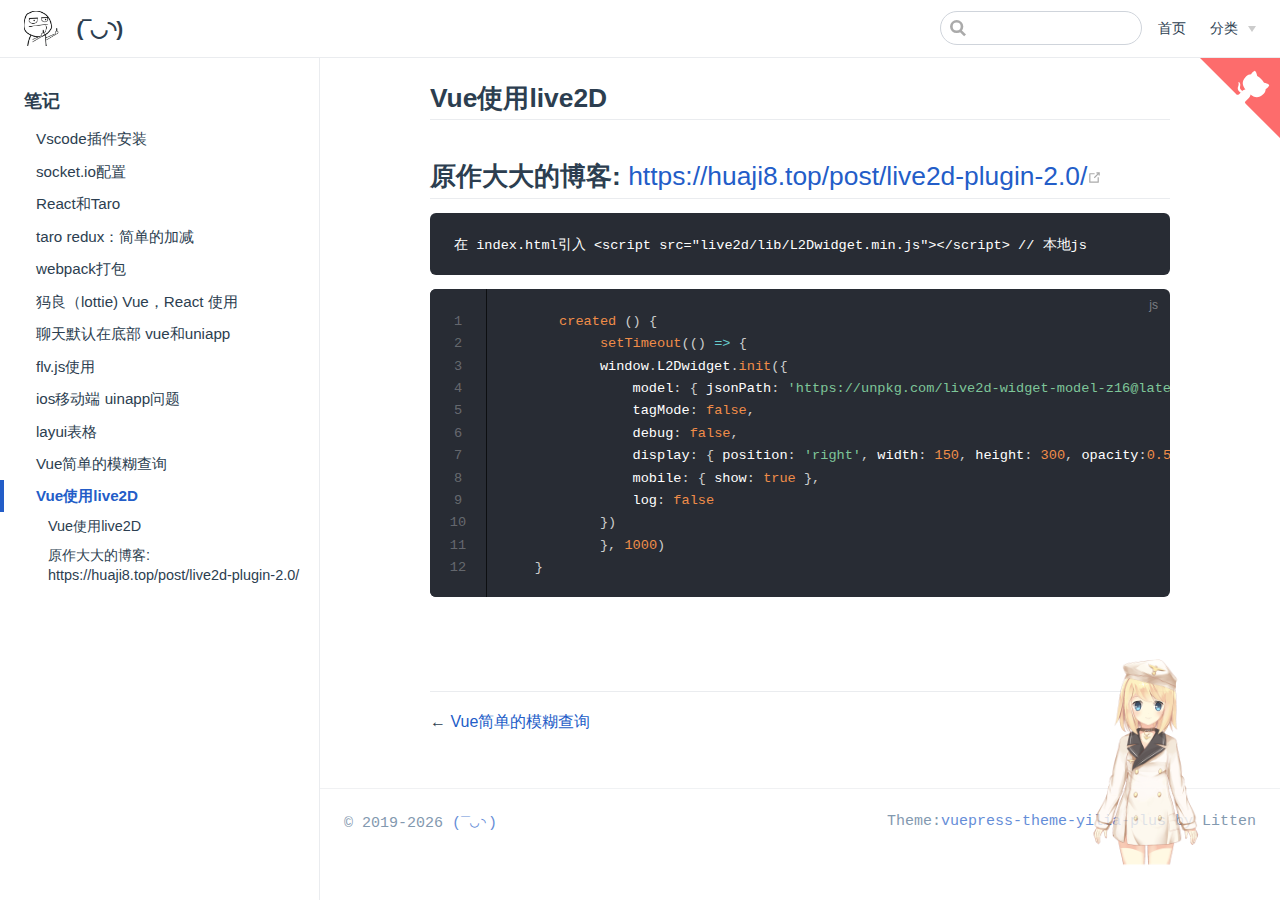
<file: pages/folder1/test13.html>
<!DOCTYPE html>
<html lang="en-US">
  <head>
    <meta charset="utf-8">
    <meta name="viewport" content="width=device-width,initial-scale=1">
    <title>Vue使用live2D | (‾◡◝)</title>
    <meta name="description" content="前端筆記">
    <link rel="icon" href="/egg.png">
    
    <link rel="preload" href="/assets/css/0.styles.23701d8c.css" as="style"><link rel="preload" href="/assets/js/app.9f5aa10d.js" as="script"><link rel="preload" href="/assets/js/2.6d17029b.js" as="script"><link rel="preload" href="/assets/js/12.7eda2a22.js" as="script"><link rel="prefetch" href="/assets/js/10.1aba0b98.js"><link rel="prefetch" href="/assets/js/11.0a4666a8.js"><link rel="prefetch" href="/assets/js/13.585b74c1.js"><link rel="prefetch" href="/assets/js/14.645abc41.js"><link rel="prefetch" href="/assets/js/15.b85d4c28.js"><link rel="prefetch" href="/assets/js/16.4c7a1d65.js"><link rel="prefetch" href="/assets/js/17.3961f96d.js"><link rel="prefetch" href="/assets/js/18.3dcca08e.js"><link rel="prefetch" href="/assets/js/19.7f9ca7f6.js"><link rel="prefetch" href="/assets/js/20.60a11185.js"><link rel="prefetch" href="/assets/js/21.cf5fa1a7.js"><link rel="prefetch" href="/assets/js/3.a5f7a944.js"><link rel="prefetch" href="/assets/js/4.6babd2eb.js"><link rel="prefetch" href="/assets/js/5.6cb7d092.js"><link rel="prefetch" href="/assets/js/6.7a943379.js"><link rel="prefetch" href="/assets/js/7.187bdcb3.js"><link rel="prefetch" href="/assets/js/8.5fdac94d.js"><link rel="prefetch" href="/assets/js/9.511de702.js">
    <link rel="stylesheet" href="/assets/css/0.styles.23701d8c.css">
  </head>
  <body>
    <div id="app" data-server-rendered="true"><main><main slot="sidebar-top"><a href="https://github.com/JoeyBling/vuepress-theme-yilia-plus" aria-label="View source on GitHub" target="_blank" class="github-corner"><svg width="80" height="80" viewBox="0 0 250 250" aria-hidden="true"><path d="M0,0 L115,115 L130,115 L142,142 L250,250 L250,0 Z"></path> <path d="M128.3,109.0 C113.8,99.7 119.0,89.6 119.0,89.6 C122.0,82.7 120.5,78.6 120.5,78.6 C119.2,72.0 123.4,76.3 123.4,76.3 C127.3,80.9 125.5,87.3 125.5,87.3 C122.9,97.6 130.6,101.9 134.4,103.2" fill="currentColor" class="octo-arm" style="transform-origin: 130px 106px;"></path> <path d="M115.0,115.0 C114.9,115.1 118.7,116.5 119.8,115.4 L133.7,101.6 C136.9,99.2 139.9,98.4 142.2,98.6 C133.8,88.0 127.5,74.4 143.8,58.0 C148.5,53.4 154.0,51.2 159.7,51.0 C160.3,49.4 163.2,43.6 171.4,40.1 C171.4,40.1 176.1,42.5 178.8,56.2 C183.1,58.6 187.2,61.8 190.9,65.4 C194.5,69.0 197.7,73.2 200.1,77.6 C213.8,80.2 216.3,84.9 216.3,84.9 C212.7,93.1 206.9,96.0 205.4,96.6 C205.1,102.4 203.0,107.8 198.3,112.5 C181.9,128.9 168.3,122.5 157.7,114.1 C157.9,116.9 156.7,120.9 152.7,124.9 L141.0,136.5 C139.8,137.7 141.6,141.9 141.8,141.8 Z" fill="currentColor" class="octo-body"></path></svg></a></main> <div class="theme-container"><header class="navbar"><div class="sidebar-button"><svg xmlns="http://www.w3.org/2000/svg" aria-hidden="true" role="img" viewBox="0 0 448 512" class="icon"><path fill="currentColor" d="M436 124H12c-6.627 0-12-5.373-12-12V80c0-6.627 5.373-12 12-12h424c6.627 0 12 5.373 12 12v32c0 6.627-5.373 12-12 12zm0 160H12c-6.627 0-12-5.373-12-12v-32c0-6.627 5.373-12 12-12h424c6.627 0 12 5.373 12 12v32c0 6.627-5.373 12-12 12zm0 160H12c-6.627 0-12-5.373-12-12v-32c0-6.627 5.373-12 12-12h424c6.627 0 12 5.373 12 12v32c0 6.627-5.373 12-12 12z"></path></svg></div> <a href="/" class="home-link router-link-active"><img src="/egg.png" alt="(‾◡◝)" class="logo"> <span class="site-name can-hide">(‾◡◝)</span></a> <div class="links"><div class="search-box"><input aria-label="Search" autocomplete="off" spellcheck="false" value=""> <!----></div> <nav class="nav-links can-hide"><div class="nav-item"><a href="/" class="nav-link">首页</a></div><div class="nav-item"><div class="dropdown-wrapper"><button type="button" aria-label="分类" class="dropdown-title"><span class="title">分类</span> <span class="arrow right"></span></button> <ul class="nav-dropdown" style="display:none;"><li class="dropdown-item"><!----> <a href="/pages/folder1/test1.html" class="nav-link">文章</a></li></ul></div></div> <!----></nav></div></header> <div class="sidebar-mask"></div> <aside class="sidebar"><nav class="nav-links"><div class="nav-item"><a href="/" class="nav-link">首页</a></div><div class="nav-item"><div class="dropdown-wrapper"><button type="button" aria-label="分类" class="dropdown-title"><span class="title">分类</span> <span class="arrow right"></span></button> <ul class="nav-dropdown" style="display:none;"><li class="dropdown-item"><!----> <a href="/pages/folder1/test1.html" class="nav-link">文章</a></li></ul></div></div> <!----></nav>  <ul class="sidebar-links"><li><section class="sidebar-group depth-0"><p class="sidebar-heading open"><span>笔记</span> <!----></p> <ul class="sidebar-links sidebar-group-items"><li><a href="/pages/folder1/test4.html" class="sidebar-link">Vscode插件安装</a></li><li><a href="/pages/folder1/test1.html" class="sidebar-link">socket.io配置</a></li><li><a href="/pages/folder1/test3.html" class="sidebar-link">React和Taro</a></li><li><a href="/pages/folder1/test5.html" class="sidebar-link">taro redux：简单的加减</a></li><li><a href="/pages/folder1/test6.html" class="sidebar-link">webpack打包</a></li><li><a href="/pages/folder1/test7.html" class="sidebar-link">犸良（lottie) Vue，React 使用</a></li><li><a href="/pages/folder1/test8.html" class="sidebar-link">聊天默认在底部 vue和uniapp</a></li><li><a href="/pages/folder1/test9.html" class="sidebar-link">flv.js使用</a></li><li><a href="/pages/folder1/test10.html" class="sidebar-link">ios移动端 uinapp问题</a></li><li><a href="/pages/folder1/test11.html" class="sidebar-link">layui表格</a></li><li><a href="/pages/folder1/test12.html" class="sidebar-link">Vue简单的模糊查询</a></li><li><a href="/pages/folder1/test13.html" class="active sidebar-link">Vue使用live2D</a><ul class="sidebar-sub-headers"><li class="sidebar-sub-header"><a href="/pages/folder1/test13.html#vue使用live2d" class="sidebar-link">Vue使用live2D</a></li><li class="sidebar-sub-header"><a href="/pages/folder1/test13.html#原作大大的博客-https-huaji8-top-post-live2d-plugin-2-0" class="sidebar-link">原作大大的博客: https://huaji8.top/post/live2d-plugin-2.0/</a></li></ul></li></ul></section></li></ul> </aside> <main class="page"> <div class="theme-default-content content__default"><h2 id="vue使用live2d"><a href="#vue使用live2d" class="header-anchor">#</a> Vue使用live2D</h2> <h2 id="原作大大的博客-https-huaji8-top-post-live2d-plugin-2-0"><a href="#原作大大的博客-https-huaji8-top-post-live2d-plugin-2-0" class="header-anchor">#</a> 原作大大的博客: <a href="https://huaji8.top/post/live2d-plugin-2.0/" target="_blank" rel="noopener noreferrer">https://huaji8.top/post/live2d-plugin-2.0/<svg xmlns="http://www.w3.org/2000/svg" aria-hidden="true" x="0px" y="0px" viewBox="0 0 100 100" width="15" height="15" class="icon outbound"><path fill="currentColor" d="M18.8,85.1h56l0,0c2.2,0,4-1.8,4-4v-32h-8v28h-48v-48h28v-8h-32l0,0c-2.2,0-4,1.8-4,4v56C14.8,83.3,16.6,85.1,18.8,85.1z"></path> <polygon fill="currentColor" points="45.7,48.7 51.3,54.3 77.2,28.5 77.2,37.2 85.2,37.2 85.2,14.9 62.8,14.9 62.8,22.9 71.5,22.9"></polygon></svg></a></h2> <pre><code>在 index.html引入 &lt;script src=&quot;live2d/lib/L2Dwidget.min.js&quot;&gt;&lt;/script&gt; // 本地js
</code></pre> <div class="language-js line-numbers-mode"><pre class="language-js"><code>       <span class="token function">created</span> <span class="token punctuation">(</span><span class="token punctuation">)</span> <span class="token punctuation">{</span>
            <span class="token function">setTimeout</span><span class="token punctuation">(</span><span class="token punctuation">(</span><span class="token punctuation">)</span> <span class="token operator">=&gt;</span> <span class="token punctuation">{</span>
            window<span class="token punctuation">.</span>L2Dwidget<span class="token punctuation">.</span><span class="token function">init</span><span class="token punctuation">(</span><span class="token punctuation">{</span>
                model<span class="token punctuation">:</span> <span class="token punctuation">{</span> jsonPath<span class="token punctuation">:</span> <span class="token string">'https://unpkg.com/live2d-widget-model-z16@latest/assets/z16.model.json'</span> <span class="token punctuation">}</span><span class="token punctuation">,</span> <span class="token comment">// 模型json文件地址</span>
                tagMode<span class="token punctuation">:</span> <span class="token boolean">false</span><span class="token punctuation">,</span>
                debug<span class="token punctuation">:</span> <span class="token boolean">false</span><span class="token punctuation">,</span>
                display<span class="token punctuation">:</span> <span class="token punctuation">{</span> position<span class="token punctuation">:</span> <span class="token string">'right'</span><span class="token punctuation">,</span> width<span class="token punctuation">:</span> <span class="token number">150</span><span class="token punctuation">,</span> height<span class="token punctuation">:</span> <span class="token number">300</span><span class="token punctuation">,</span> opacity<span class="token punctuation">:</span><span class="token number">0.5</span><span class="token punctuation">}</span><span class="token punctuation">,</span><span class="token comment">// 设置显示高宽</span>
                mobile<span class="token punctuation">:</span> <span class="token punctuation">{</span> show<span class="token punctuation">:</span> <span class="token boolean">true</span> <span class="token punctuation">}</span><span class="token punctuation">,</span>
                log<span class="token punctuation">:</span> <span class="token boolean">false</span>
            <span class="token punctuation">}</span><span class="token punctuation">)</span>
            <span class="token punctuation">}</span><span class="token punctuation">,</span> <span class="token number">1000</span><span class="token punctuation">)</span>
    <span class="token punctuation">}</span>
</code></pre> <div class="line-numbers-wrapper"><span class="line-number">1</span><br><span class="line-number">2</span><br><span class="line-number">3</span><br><span class="line-number">4</span><br><span class="line-number">5</span><br><span class="line-number">6</span><br><span class="line-number">7</span><br><span class="line-number">8</span><br><span class="line-number">9</span><br><span class="line-number">10</span><br><span class="line-number">11</span><br><span class="line-number">12</span><br></div></div></div> <footer class="page-edit"><!----> <!----></footer> <div class="page-nav"><p class="inner"><span class="prev">
      ←
      <a href="/pages/folder1/test12.html" class="prev">Vue简单的模糊查询</a></span> <!----></p></div> </main></div> <div class="footer" data-v-35b17a59><div id="footer-info" data-v-35b17a59><div class="footer-left" data-v-35b17a59>
      © 2019
      <span data-v-35b17a59><a href="https://github.com/Jeanne-run" target="_blank">(‾◡◝)</a></span></div> <div class="footer-right" data-v-35b17a59>Theme:<a href="https://github.com/JoeyBling/vuepress-theme-yilia-plus" target="_blank">vuepress-theme-yilia-plus</a> by Litten</div></div> <!----></div></main><div class="global-ui"><div id="live2d-widget" class="live2d-widget-container" style="position:fixed;right:65px;bottom:0px;width:135px;height:300px;z-index:99999;opacity:0.8;pointer-events:none;"><canvas id="live2dcanvas" width="135" height="300" class="live2dcanvas" style="position:absolute;left:0px;top:0px;width:135px;height:300px;"></canvas></div></div></div>
    <script src="/assets/js/app.9f5aa10d.js" defer></script><script src="/assets/js/2.6d17029b.js" defer></script><script src="/assets/js/12.7eda2a22.js" defer></script>
  </body>
</html>
</file>
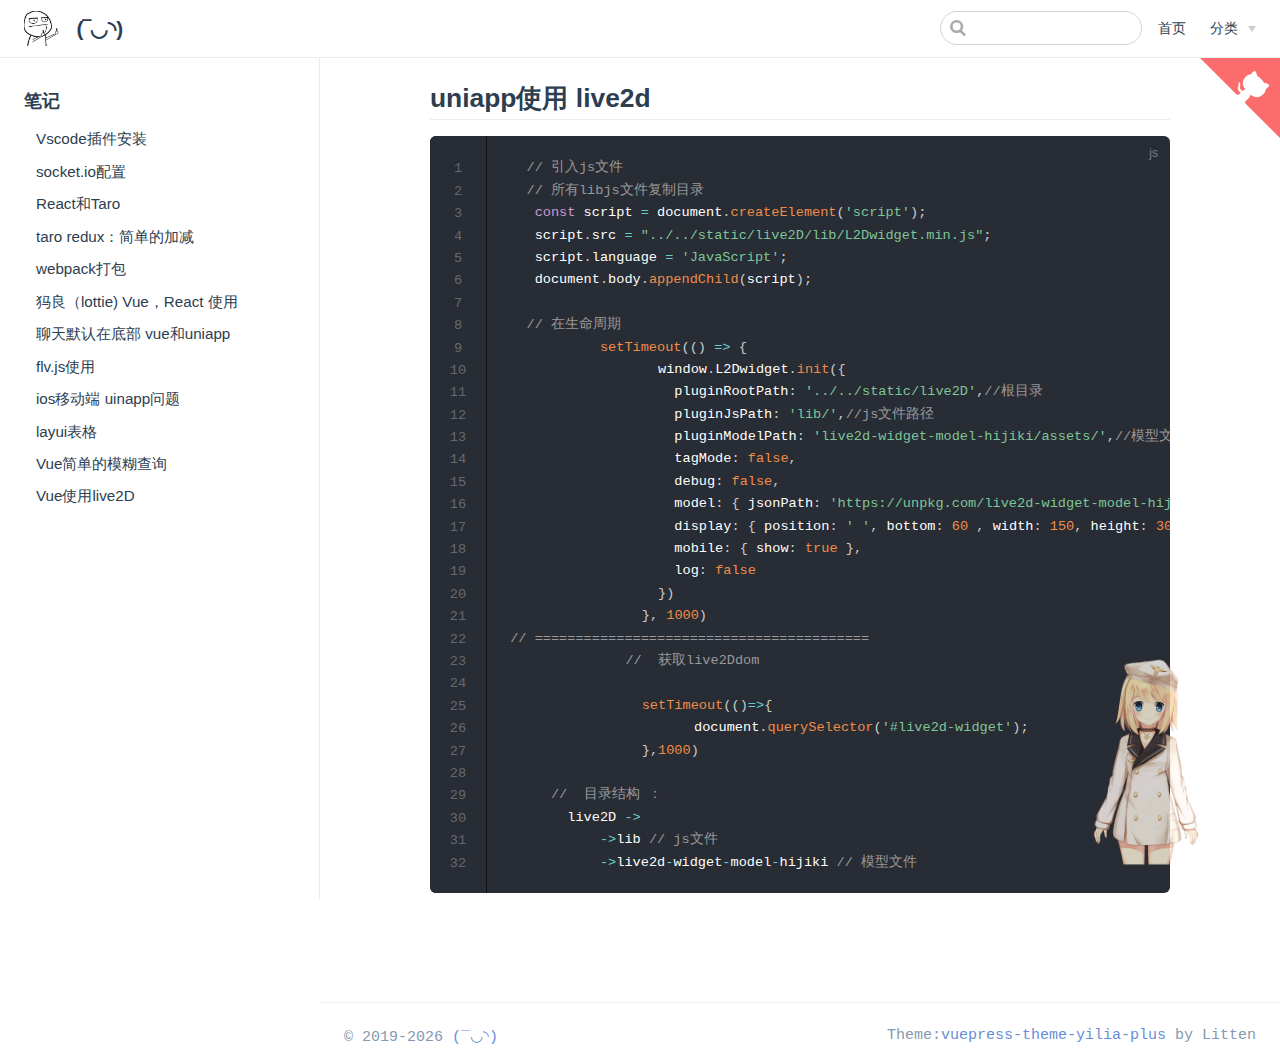
<file: pages/folder1/test2.html>
<!DOCTYPE html>
<html lang="en-US">
  <head>
    <meta charset="utf-8">
    <meta name="viewport" content="width=device-width,initial-scale=1">
    <title>uniapp使用 live2d | (‾◡◝)</title>
    <meta name="description" content="前端筆記">
    <link rel="icon" href="/egg.png">
    
    <link rel="preload" href="/assets/css/0.styles.23701d8c.css" as="style"><link rel="preload" href="/assets/js/app.9f5aa10d.js" as="script"><link rel="preload" href="/assets/js/2.6d17029b.js" as="script"><link rel="preload" href="/assets/js/13.585b74c1.js" as="script"><link rel="prefetch" href="/assets/js/10.1aba0b98.js"><link rel="prefetch" href="/assets/js/11.0a4666a8.js"><link rel="prefetch" href="/assets/js/12.7eda2a22.js"><link rel="prefetch" href="/assets/js/14.645abc41.js"><link rel="prefetch" href="/assets/js/15.b85d4c28.js"><link rel="prefetch" href="/assets/js/16.4c7a1d65.js"><link rel="prefetch" href="/assets/js/17.3961f96d.js"><link rel="prefetch" href="/assets/js/18.3dcca08e.js"><link rel="prefetch" href="/assets/js/19.7f9ca7f6.js"><link rel="prefetch" href="/assets/js/20.60a11185.js"><link rel="prefetch" href="/assets/js/21.cf5fa1a7.js"><link rel="prefetch" href="/assets/js/3.a5f7a944.js"><link rel="prefetch" href="/assets/js/4.6babd2eb.js"><link rel="prefetch" href="/assets/js/5.6cb7d092.js"><link rel="prefetch" href="/assets/js/6.7a943379.js"><link rel="prefetch" href="/assets/js/7.187bdcb3.js"><link rel="prefetch" href="/assets/js/8.5fdac94d.js"><link rel="prefetch" href="/assets/js/9.511de702.js">
    <link rel="stylesheet" href="/assets/css/0.styles.23701d8c.css">
  </head>
  <body>
    <div id="app" data-server-rendered="true"><main><main slot="sidebar-top"><a href="https://github.com/JoeyBling/vuepress-theme-yilia-plus" aria-label="View source on GitHub" target="_blank" class="github-corner"><svg width="80" height="80" viewBox="0 0 250 250" aria-hidden="true"><path d="M0,0 L115,115 L130,115 L142,142 L250,250 L250,0 Z"></path> <path d="M128.3,109.0 C113.8,99.7 119.0,89.6 119.0,89.6 C122.0,82.7 120.5,78.6 120.5,78.6 C119.2,72.0 123.4,76.3 123.4,76.3 C127.3,80.9 125.5,87.3 125.5,87.3 C122.9,97.6 130.6,101.9 134.4,103.2" fill="currentColor" class="octo-arm" style="transform-origin: 130px 106px;"></path> <path d="M115.0,115.0 C114.9,115.1 118.7,116.5 119.8,115.4 L133.7,101.6 C136.9,99.2 139.9,98.4 142.2,98.6 C133.8,88.0 127.5,74.4 143.8,58.0 C148.5,53.4 154.0,51.2 159.7,51.0 C160.3,49.4 163.2,43.6 171.4,40.1 C171.4,40.1 176.1,42.5 178.8,56.2 C183.1,58.6 187.2,61.8 190.9,65.4 C194.5,69.0 197.7,73.2 200.1,77.6 C213.8,80.2 216.3,84.9 216.3,84.9 C212.7,93.1 206.9,96.0 205.4,96.6 C205.1,102.4 203.0,107.8 198.3,112.5 C181.9,128.9 168.3,122.5 157.7,114.1 C157.9,116.9 156.7,120.9 152.7,124.9 L141.0,136.5 C139.8,137.7 141.6,141.9 141.8,141.8 Z" fill="currentColor" class="octo-body"></path></svg></a></main> <div class="theme-container"><header class="navbar"><div class="sidebar-button"><svg xmlns="http://www.w3.org/2000/svg" aria-hidden="true" role="img" viewBox="0 0 448 512" class="icon"><path fill="currentColor" d="M436 124H12c-6.627 0-12-5.373-12-12V80c0-6.627 5.373-12 12-12h424c6.627 0 12 5.373 12 12v32c0 6.627-5.373 12-12 12zm0 160H12c-6.627 0-12-5.373-12-12v-32c0-6.627 5.373-12 12-12h424c6.627 0 12 5.373 12 12v32c0 6.627-5.373 12-12 12zm0 160H12c-6.627 0-12-5.373-12-12v-32c0-6.627 5.373-12 12-12h424c6.627 0 12 5.373 12 12v32c0 6.627-5.373 12-12 12z"></path></svg></div> <a href="/" class="home-link router-link-active"><img src="/egg.png" alt="(‾◡◝)" class="logo"> <span class="site-name can-hide">(‾◡◝)</span></a> <div class="links"><div class="search-box"><input aria-label="Search" autocomplete="off" spellcheck="false" value=""> <!----></div> <nav class="nav-links can-hide"><div class="nav-item"><a href="/" class="nav-link">首页</a></div><div class="nav-item"><div class="dropdown-wrapper"><button type="button" aria-label="分类" class="dropdown-title"><span class="title">分类</span> <span class="arrow right"></span></button> <ul class="nav-dropdown" style="display:none;"><li class="dropdown-item"><!----> <a href="/pages/folder1/test1.html" class="nav-link">文章</a></li></ul></div></div> <!----></nav></div></header> <div class="sidebar-mask"></div> <aside class="sidebar"><nav class="nav-links"><div class="nav-item"><a href="/" class="nav-link">首页</a></div><div class="nav-item"><div class="dropdown-wrapper"><button type="button" aria-label="分类" class="dropdown-title"><span class="title">分类</span> <span class="arrow right"></span></button> <ul class="nav-dropdown" style="display:none;"><li class="dropdown-item"><!----> <a href="/pages/folder1/test1.html" class="nav-link">文章</a></li></ul></div></div> <!----></nav>  <ul class="sidebar-links"><li><section class="sidebar-group depth-0"><p class="sidebar-heading open"><span>笔记</span> <!----></p> <ul class="sidebar-links sidebar-group-items"><li><a href="/pages/folder1/test4.html" class="sidebar-link">Vscode插件安装</a></li><li><a href="/pages/folder1/test1.html" class="sidebar-link">socket.io配置</a></li><li><a href="/pages/folder1/test3.html" class="sidebar-link">React和Taro</a></li><li><a href="/pages/folder1/test5.html" class="sidebar-link">taro redux：简单的加减</a></li><li><a href="/pages/folder1/test6.html" class="sidebar-link">webpack打包</a></li><li><a href="/pages/folder1/test7.html" class="sidebar-link">犸良（lottie) Vue，React 使用</a></li><li><a href="/pages/folder1/test8.html" class="sidebar-link">聊天默认在底部 vue和uniapp</a></li><li><a href="/pages/folder1/test9.html" class="sidebar-link">flv.js使用</a></li><li><a href="/pages/folder1/test10.html" class="sidebar-link">ios移动端 uinapp问题</a></li><li><a href="/pages/folder1/test11.html" class="sidebar-link">layui表格</a></li><li><a href="/pages/folder1/test12.html" class="sidebar-link">Vue简单的模糊查询</a></li><li><a href="/pages/folder1/test13.html" class="sidebar-link">Vue使用live2D</a></li></ul></section></li></ul> </aside> <main class="page"> <div class="theme-default-content content__default"><h2 id="uniapp使用-live2d"><a href="#uniapp使用-live2d" class="header-anchor">#</a> uniapp使用 live2d</h2> <div class="language-js line-numbers-mode"><pre class="language-js"><code>   <span class="token comment">// 引入js文件</span>
   <span class="token comment">// 所有libjs文件复制目录</span>
    <span class="token keyword">const</span> script <span class="token operator">=</span> document<span class="token punctuation">.</span><span class="token function">createElement</span><span class="token punctuation">(</span><span class="token string">'script'</span><span class="token punctuation">)</span><span class="token punctuation">;</span>
    script<span class="token punctuation">.</span>src <span class="token operator">=</span> <span class="token string">&quot;../../static/live2D/lib/L2Dwidget.min.js&quot;</span><span class="token punctuation">;</span>
    script<span class="token punctuation">.</span>language <span class="token operator">=</span> <span class="token string">'JavaScript'</span><span class="token punctuation">;</span>
    document<span class="token punctuation">.</span>body<span class="token punctuation">.</span><span class="token function">appendChild</span><span class="token punctuation">(</span>script<span class="token punctuation">)</span><span class="token punctuation">;</span>

   <span class="token comment">// 在生命周期</span>
            <span class="token function">setTimeout</span><span class="token punctuation">(</span><span class="token punctuation">(</span><span class="token punctuation">)</span> <span class="token operator">=&gt;</span> <span class="token punctuation">{</span>
			     window<span class="token punctuation">.</span>L2Dwidget<span class="token punctuation">.</span><span class="token function">init</span><span class="token punctuation">(</span><span class="token punctuation">{</span>
			       pluginRootPath<span class="token punctuation">:</span> <span class="token string">'../../static/live2D'</span><span class="token punctuation">,</span><span class="token comment">//根目录</span>
			       pluginJsPath<span class="token punctuation">:</span> <span class="token string">'lib/'</span><span class="token punctuation">,</span><span class="token comment">//js文件路径</span>
			       pluginModelPath<span class="token punctuation">:</span> <span class="token string">'live2d-widget-model-hijiki/assets/'</span><span class="token punctuation">,</span><span class="token comment">//模型文件路径</span>
			       tagMode<span class="token punctuation">:</span> <span class="token boolean">false</span><span class="token punctuation">,</span>
			       debug<span class="token punctuation">:</span> <span class="token boolean">false</span><span class="token punctuation">,</span>
			       model<span class="token punctuation">:</span> <span class="token punctuation">{</span> jsonPath<span class="token punctuation">:</span> <span class="token string">'https://unpkg.com/live2d-widget-model-hijiki@latest/assets/hijiki.model.json'</span> <span class="token punctuation">}</span><span class="token punctuation">,</span><span class="token comment">//模型json文件地址</span>
			       display<span class="token punctuation">:</span> <span class="token punctuation">{</span> position<span class="token punctuation">:</span> <span class="token string">' '</span><span class="token punctuation">,</span> bottom<span class="token punctuation">:</span> <span class="token number">60</span> <span class="token punctuation">,</span> width<span class="token punctuation">:</span> <span class="token number">150</span><span class="token punctuation">,</span> height<span class="token punctuation">:</span> <span class="token number">300</span><span class="token punctuation">,</span><span class="token punctuation">}</span><span class="token punctuation">,</span><span class="token comment">//设置显示高宽</span>
			       mobile<span class="token punctuation">:</span> <span class="token punctuation">{</span> show<span class="token punctuation">:</span> <span class="token boolean">true</span> <span class="token punctuation">}</span><span class="token punctuation">,</span>
			       log<span class="token punctuation">:</span> <span class="token boolean">false</span>
			     <span class="token punctuation">}</span><span class="token punctuation">)</span>
			   <span class="token punctuation">}</span><span class="token punctuation">,</span> <span class="token number">1000</span><span class="token punctuation">)</span>
 <span class="token comment">// =========================================</span>
			 <span class="token comment">//  获取live2Ddom</span>

			   <span class="token function">setTimeout</span><span class="token punctuation">(</span><span class="token punctuation">(</span><span class="token punctuation">)</span><span class="token operator">=&gt;</span><span class="token punctuation">{</span>
			   		document<span class="token punctuation">.</span><span class="token function">querySelector</span><span class="token punctuation">(</span><span class="token string">'#live2d-widget'</span><span class="token punctuation">)</span><span class="token punctuation">;</span>
			   <span class="token punctuation">}</span><span class="token punctuation">,</span><span class="token number">1000</span><span class="token punctuation">)</span>

      <span class="token comment">//  目录结构 ：</span>
        live2D <span class="token operator">-</span><span class="token operator">&gt;</span>
            <span class="token operator">-</span><span class="token operator">&gt;</span>lib <span class="token comment">// js文件</span>
            <span class="token operator">-</span><span class="token operator">&gt;</span>live2d<span class="token operator">-</span>widget<span class="token operator">-</span>model<span class="token operator">-</span>hijiki <span class="token comment">// 模型文件</span>
</code></pre> <div class="line-numbers-wrapper"><span class="line-number">1</span><br><span class="line-number">2</span><br><span class="line-number">3</span><br><span class="line-number">4</span><br><span class="line-number">5</span><br><span class="line-number">6</span><br><span class="line-number">7</span><br><span class="line-number">8</span><br><span class="line-number">9</span><br><span class="line-number">10</span><br><span class="line-number">11</span><br><span class="line-number">12</span><br><span class="line-number">13</span><br><span class="line-number">14</span><br><span class="line-number">15</span><br><span class="line-number">16</span><br><span class="line-number">17</span><br><span class="line-number">18</span><br><span class="line-number">19</span><br><span class="line-number">20</span><br><span class="line-number">21</span><br><span class="line-number">22</span><br><span class="line-number">23</span><br><span class="line-number">24</span><br><span class="line-number">25</span><br><span class="line-number">26</span><br><span class="line-number">27</span><br><span class="line-number">28</span><br><span class="line-number">29</span><br><span class="line-number">30</span><br><span class="line-number">31</span><br><span class="line-number">32</span><br></div></div></div> <footer class="page-edit"><!----> <!----></footer> <!----> </main></div> <div class="footer" data-v-35b17a59><div id="footer-info" data-v-35b17a59><div class="footer-left" data-v-35b17a59>
      © 2019
      <span data-v-35b17a59><a href="https://github.com/Jeanne-run" target="_blank">(‾◡◝)</a></span></div> <div class="footer-right" data-v-35b17a59>Theme:<a href="https://github.com/JoeyBling/vuepress-theme-yilia-plus" target="_blank">vuepress-theme-yilia-plus</a> by Litten</div></div> <!----></div></main><div class="global-ui"><div id="live2d-widget" class="live2d-widget-container" style="position:fixed;right:65px;bottom:0px;width:135px;height:300px;z-index:99999;opacity:0.8;pointer-events:none;"><canvas id="live2dcanvas" width="135" height="300" class="live2dcanvas" style="position:absolute;left:0px;top:0px;width:135px;height:300px;"></canvas></div></div></div>
    <script src="/assets/js/app.9f5aa10d.js" defer></script><script src="/assets/js/2.6d17029b.js" defer></script><script src="/assets/js/13.585b74c1.js" defer></script>
  </body>
</html>
</file>
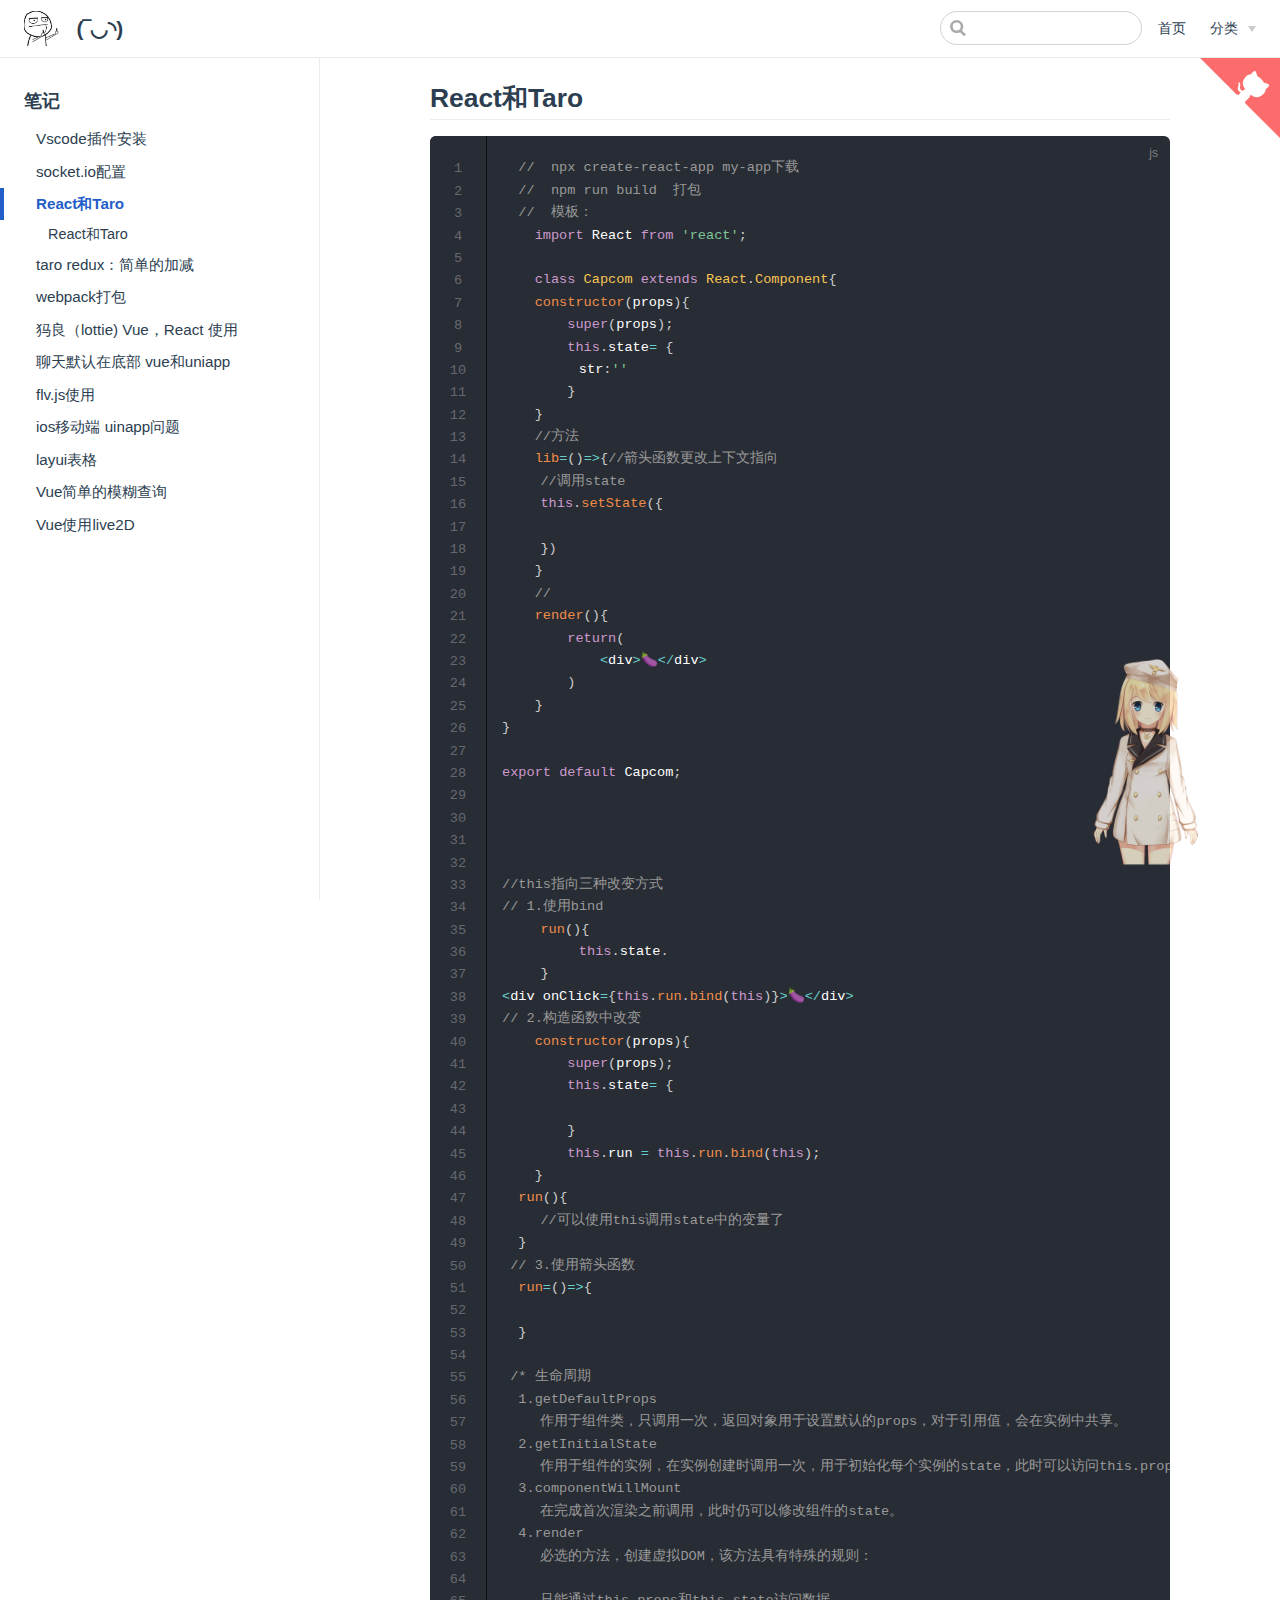
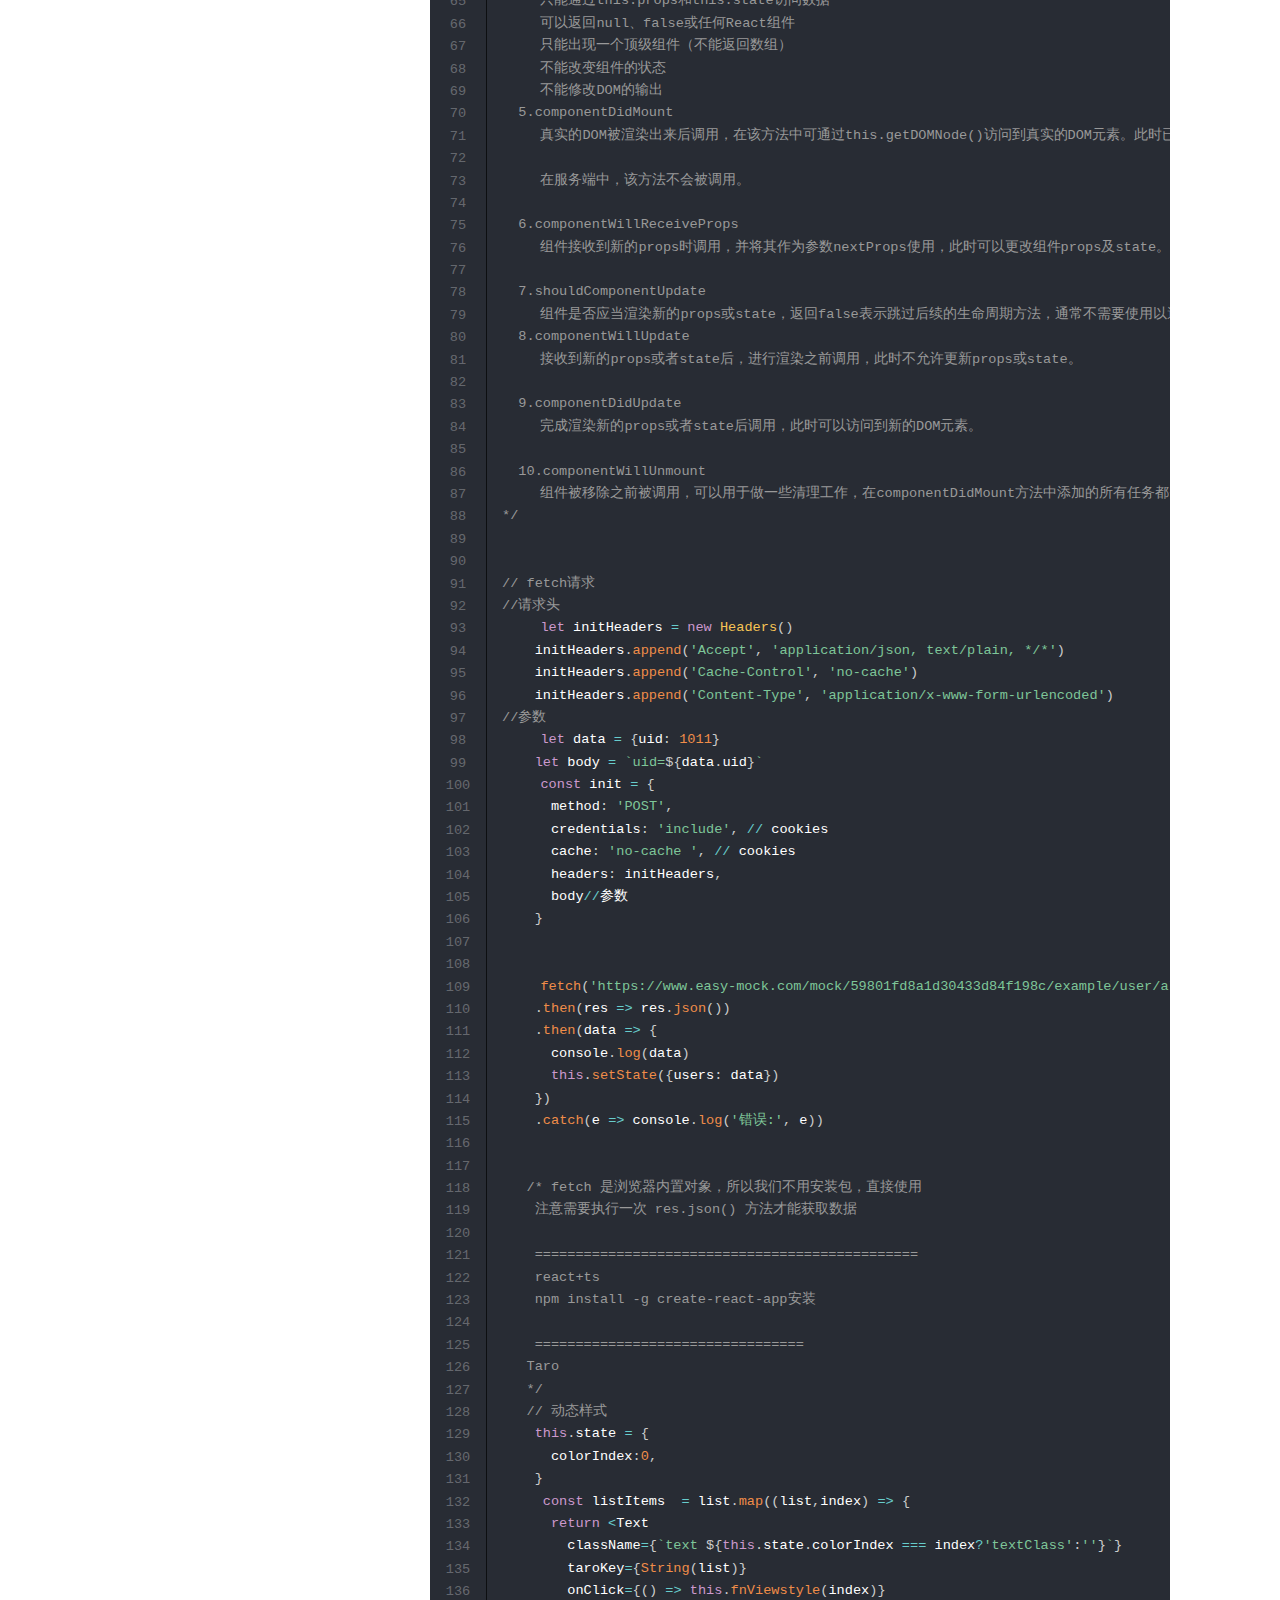
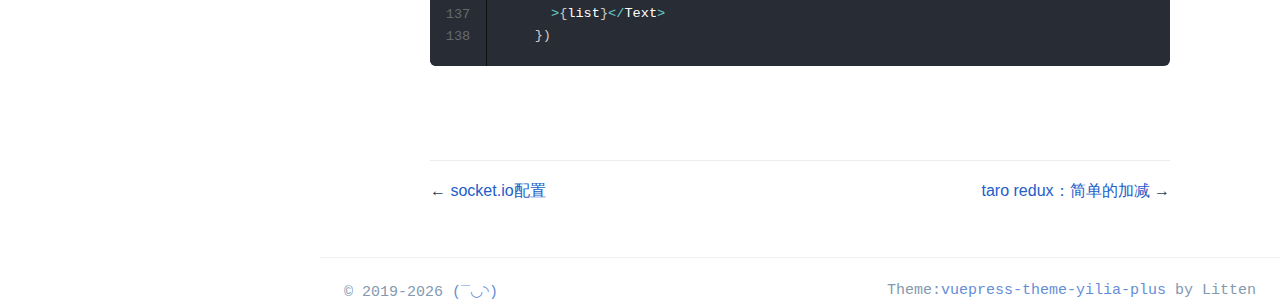
<file: pages/folder1/test3.html>
<!DOCTYPE html>
<html lang="en-US">
  <head>
    <meta charset="utf-8">
    <meta name="viewport" content="width=device-width,initial-scale=1">
    <title>React和Taro | (‾◡◝)</title>
    <meta name="description" content="前端筆記">
    <link rel="icon" href="/egg.png">
    
    <link rel="preload" href="/assets/css/0.styles.23701d8c.css" as="style"><link rel="preload" href="/assets/js/app.9f5aa10d.js" as="script"><link rel="preload" href="/assets/js/2.6d17029b.js" as="script"><link rel="preload" href="/assets/js/14.645abc41.js" as="script"><link rel="prefetch" href="/assets/js/10.1aba0b98.js"><link rel="prefetch" href="/assets/js/11.0a4666a8.js"><link rel="prefetch" href="/assets/js/12.7eda2a22.js"><link rel="prefetch" href="/assets/js/13.585b74c1.js"><link rel="prefetch" href="/assets/js/15.b85d4c28.js"><link rel="prefetch" href="/assets/js/16.4c7a1d65.js"><link rel="prefetch" href="/assets/js/17.3961f96d.js"><link rel="prefetch" href="/assets/js/18.3dcca08e.js"><link rel="prefetch" href="/assets/js/19.7f9ca7f6.js"><link rel="prefetch" href="/assets/js/20.60a11185.js"><link rel="prefetch" href="/assets/js/21.cf5fa1a7.js"><link rel="prefetch" href="/assets/js/3.a5f7a944.js"><link rel="prefetch" href="/assets/js/4.6babd2eb.js"><link rel="prefetch" href="/assets/js/5.6cb7d092.js"><link rel="prefetch" href="/assets/js/6.7a943379.js"><link rel="prefetch" href="/assets/js/7.187bdcb3.js"><link rel="prefetch" href="/assets/js/8.5fdac94d.js"><link rel="prefetch" href="/assets/js/9.511de702.js">
    <link rel="stylesheet" href="/assets/css/0.styles.23701d8c.css">
  </head>
  <body>
    <div id="app" data-server-rendered="true"><main><main slot="sidebar-top"><a href="https://github.com/JoeyBling/vuepress-theme-yilia-plus" aria-label="View source on GitHub" target="_blank" class="github-corner"><svg width="80" height="80" viewBox="0 0 250 250" aria-hidden="true"><path d="M0,0 L115,115 L130,115 L142,142 L250,250 L250,0 Z"></path> <path d="M128.3,109.0 C113.8,99.7 119.0,89.6 119.0,89.6 C122.0,82.7 120.5,78.6 120.5,78.6 C119.2,72.0 123.4,76.3 123.4,76.3 C127.3,80.9 125.5,87.3 125.5,87.3 C122.9,97.6 130.6,101.9 134.4,103.2" fill="currentColor" class="octo-arm" style="transform-origin: 130px 106px;"></path> <path d="M115.0,115.0 C114.9,115.1 118.7,116.5 119.8,115.4 L133.7,101.6 C136.9,99.2 139.9,98.4 142.2,98.6 C133.8,88.0 127.5,74.4 143.8,58.0 C148.5,53.4 154.0,51.2 159.7,51.0 C160.3,49.4 163.2,43.6 171.4,40.1 C171.4,40.1 176.1,42.5 178.8,56.2 C183.1,58.6 187.2,61.8 190.9,65.4 C194.5,69.0 197.7,73.2 200.1,77.6 C213.8,80.2 216.3,84.9 216.3,84.9 C212.7,93.1 206.9,96.0 205.4,96.6 C205.1,102.4 203.0,107.8 198.3,112.5 C181.9,128.9 168.3,122.5 157.7,114.1 C157.9,116.9 156.7,120.9 152.7,124.9 L141.0,136.5 C139.8,137.7 141.6,141.9 141.8,141.8 Z" fill="currentColor" class="octo-body"></path></svg></a></main> <div class="theme-container"><header class="navbar"><div class="sidebar-button"><svg xmlns="http://www.w3.org/2000/svg" aria-hidden="true" role="img" viewBox="0 0 448 512" class="icon"><path fill="currentColor" d="M436 124H12c-6.627 0-12-5.373-12-12V80c0-6.627 5.373-12 12-12h424c6.627 0 12 5.373 12 12v32c0 6.627-5.373 12-12 12zm0 160H12c-6.627 0-12-5.373-12-12v-32c0-6.627 5.373-12 12-12h424c6.627 0 12 5.373 12 12v32c0 6.627-5.373 12-12 12zm0 160H12c-6.627 0-12-5.373-12-12v-32c0-6.627 5.373-12 12-12h424c6.627 0 12 5.373 12 12v32c0 6.627-5.373 12-12 12z"></path></svg></div> <a href="/" class="home-link router-link-active"><img src="/egg.png" alt="(‾◡◝)" class="logo"> <span class="site-name can-hide">(‾◡◝)</span></a> <div class="links"><div class="search-box"><input aria-label="Search" autocomplete="off" spellcheck="false" value=""> <!----></div> <nav class="nav-links can-hide"><div class="nav-item"><a href="/" class="nav-link">首页</a></div><div class="nav-item"><div class="dropdown-wrapper"><button type="button" aria-label="分类" class="dropdown-title"><span class="title">分类</span> <span class="arrow right"></span></button> <ul class="nav-dropdown" style="display:none;"><li class="dropdown-item"><!----> <a href="/pages/folder1/test1.html" class="nav-link">文章</a></li></ul></div></div> <!----></nav></div></header> <div class="sidebar-mask"></div> <aside class="sidebar"><nav class="nav-links"><div class="nav-item"><a href="/" class="nav-link">首页</a></div><div class="nav-item"><div class="dropdown-wrapper"><button type="button" aria-label="分类" class="dropdown-title"><span class="title">分类</span> <span class="arrow right"></span></button> <ul class="nav-dropdown" style="display:none;"><li class="dropdown-item"><!----> <a href="/pages/folder1/test1.html" class="nav-link">文章</a></li></ul></div></div> <!----></nav>  <ul class="sidebar-links"><li><section class="sidebar-group depth-0"><p class="sidebar-heading open"><span>笔记</span> <!----></p> <ul class="sidebar-links sidebar-group-items"><li><a href="/pages/folder1/test4.html" class="sidebar-link">Vscode插件安装</a></li><li><a href="/pages/folder1/test1.html" class="sidebar-link">socket.io配置</a></li><li><a href="/pages/folder1/test3.html" class="active sidebar-link">React和Taro</a><ul class="sidebar-sub-headers"><li class="sidebar-sub-header"><a href="/pages/folder1/test3.html#react和taro" class="sidebar-link">React和Taro</a></li></ul></li><li><a href="/pages/folder1/test5.html" class="sidebar-link">taro redux：简单的加减</a></li><li><a href="/pages/folder1/test6.html" class="sidebar-link">webpack打包</a></li><li><a href="/pages/folder1/test7.html" class="sidebar-link">犸良（lottie) Vue，React 使用</a></li><li><a href="/pages/folder1/test8.html" class="sidebar-link">聊天默认在底部 vue和uniapp</a></li><li><a href="/pages/folder1/test9.html" class="sidebar-link">flv.js使用</a></li><li><a href="/pages/folder1/test10.html" class="sidebar-link">ios移动端 uinapp问题</a></li><li><a href="/pages/folder1/test11.html" class="sidebar-link">layui表格</a></li><li><a href="/pages/folder1/test12.html" class="sidebar-link">Vue简单的模糊查询</a></li><li><a href="/pages/folder1/test13.html" class="sidebar-link">Vue使用live2D</a></li></ul></section></li></ul> </aside> <main class="page"> <div class="theme-default-content content__default"><h2 id="react和taro"><a href="#react和taro" class="header-anchor">#</a> React和Taro</h2> <div class="language-js line-numbers-mode"><pre class="language-js"><code>  <span class="token comment">//  npx create-react-app my-app下载</span>
  <span class="token comment">//  npm run build  打包 </span>
  <span class="token comment">//  模板：</span>
    <span class="token keyword">import</span> React <span class="token keyword">from</span> <span class="token string">'react'</span><span class="token punctuation">;</span>

    <span class="token keyword">class</span> <span class="token class-name">Capcom</span> <span class="token keyword">extends</span> <span class="token class-name">React<span class="token punctuation">.</span>Component</span><span class="token punctuation">{</span>
    <span class="token function">constructor</span><span class="token punctuation">(</span><span class="token parameter">props</span><span class="token punctuation">)</span><span class="token punctuation">{</span>
        <span class="token keyword">super</span><span class="token punctuation">(</span>props<span class="token punctuation">)</span><span class="token punctuation">;</span>
        <span class="token keyword">this</span><span class="token punctuation">.</span>state<span class="token operator">=</span> <span class="token punctuation">{</span>
        	str<span class="token punctuation">:</span><span class="token string">''</span>
        <span class="token punctuation">}</span>
    <span class="token punctuation">}</span>
    <span class="token comment">//方法</span>
    <span class="token function-variable function">lib</span><span class="token operator">=</span><span class="token punctuation">(</span><span class="token punctuation">)</span><span class="token operator">=&gt;</span><span class="token punctuation">{</span><span class="token comment">//箭头函数更改上下文指向</span>
    	<span class="token comment">//调用state</span>
    	<span class="token keyword">this</span><span class="token punctuation">.</span><span class="token function">setState</span><span class="token punctuation">(</span><span class="token punctuation">{</span>

    	<span class="token punctuation">}</span><span class="token punctuation">)</span>
    <span class="token punctuation">}</span>
    <span class="token comment">//</span>
    <span class="token function">render</span><span class="token punctuation">(</span><span class="token punctuation">)</span><span class="token punctuation">{</span>
        <span class="token keyword">return</span><span class="token punctuation">(</span>
            <span class="token operator">&lt;</span>div<span class="token operator">&gt;</span>🍆<span class="token operator">&lt;</span><span class="token operator">/</span>div<span class="token operator">&gt;</span>
        <span class="token punctuation">)</span>
    <span class="token punctuation">}</span>
<span class="token punctuation">}</span>

<span class="token keyword">export</span> <span class="token keyword">default</span> Capcom<span class="token punctuation">;</span>




<span class="token comment">//this指向三种改变方式</span>
<span class="token comment">// 1.使用bind</span>
	<span class="token function">run</span><span class="token punctuation">(</span><span class="token punctuation">)</span><span class="token punctuation">{</span>
		<span class="token keyword">this</span><span class="token punctuation">.</span>state<span class="token punctuation">.</span>
	<span class="token punctuation">}</span>
<span class="token operator">&lt;</span>div onClick<span class="token operator">=</span><span class="token punctuation">{</span><span class="token keyword">this</span><span class="token punctuation">.</span><span class="token function">run</span><span class="token punctuation">.</span><span class="token function">bind</span><span class="token punctuation">(</span><span class="token keyword">this</span><span class="token punctuation">)</span><span class="token punctuation">}</span><span class="token operator">&gt;</span>🍆<span class="token operator">&lt;</span><span class="token operator">/</span>div<span class="token operator">&gt;</span>
<span class="token comment">// 2.构造函数中改变</span>
    <span class="token function">constructor</span><span class="token punctuation">(</span><span class="token parameter">props</span><span class="token punctuation">)</span><span class="token punctuation">{</span>
        <span class="token keyword">super</span><span class="token punctuation">(</span>props<span class="token punctuation">)</span><span class="token punctuation">;</span>
        <span class="token keyword">this</span><span class="token punctuation">.</span>state<span class="token operator">=</span> <span class="token punctuation">{</span>
        	
        <span class="token punctuation">}</span>
        <span class="token keyword">this</span><span class="token punctuation">.</span>run <span class="token operator">=</span> <span class="token keyword">this</span><span class="token punctuation">.</span><span class="token function">run</span><span class="token punctuation">.</span><span class="token function">bind</span><span class="token punctuation">(</span><span class="token keyword">this</span><span class="token punctuation">)</span><span class="token punctuation">;</span>
    <span class="token punctuation">}</span>
  <span class="token function">run</span><span class="token punctuation">(</span><span class="token punctuation">)</span><span class="token punctuation">{</span>
  	<span class="token comment">//可以使用this调用state中的变量了</span>
  <span class="token punctuation">}</span>
 <span class="token comment">// 3.使用箭头函数</span>
  <span class="token function-variable function">run</span><span class="token operator">=</span><span class="token punctuation">(</span><span class="token punctuation">)</span><span class="token operator">=&gt;</span><span class="token punctuation">{</span>

  <span class="token punctuation">}</span>

 <span class="token comment">/* 生命周期
  1.getDefaultProps
	作用于组件类，只调用一次，返回对象用于设置默认的props，对于引用值，会在实例中共享。
  2.getInitialState
	作用于组件的实例，在实例创建时调用一次，用于初始化每个实例的state，此时可以访问this.props。
  3.componentWillMount
	在完成首次渲染之前调用，此时仍可以修改组件的state。
  4.render
 	必选的方法，创建虚拟DOM，该方法具有特殊的规则：

	只能通过this.props和this.state访问数据
	可以返回null、false或任何React组件
	只能出现一个顶级组件（不能返回数组）
	不能改变组件的状态
	不能修改DOM的输出	
  5.componentDidMount
	真实的DOM被渲染出来后调用，在该方法中可通过this.getDOMNode()访问到真实的DOM元素。此时已可以使用其他类库来操作这个DOM。

	在服务端中，该方法不会被调用。

  6.componentWillReceiveProps
	组件接收到新的props时调用，并将其作为参数nextProps使用，此时可以更改组件props及state。

  7.shouldComponentUpdate
	组件是否应当渲染新的props或state，返回false表示跳过后续的生命周期方法，通常不需要使用以避免出现bug。在出现应用的瓶颈时，可通过该方法进行适当的优化。
  8.componentWillUpdate
	接收到新的props或者state后，进行渲染之前调用，此时不允许更新props或state。

  9.componentDidUpdate
	完成渲染新的props或者state后调用，此时可以访问到新的DOM元素。

  10.componentWillUnmount
	组件被移除之前被调用，可以用于做一些清理工作，在componentDidMount方法中添加的所有任务都需要在该方法中撤销，比如创建的定时器或添加的事件监听器。
*/</span>


<span class="token comment">// fetch请求</span>
<span class="token comment">//请求头</span>
   	<span class="token keyword">let</span> initHeaders <span class="token operator">=</span> <span class="token keyword">new</span> <span class="token class-name">Headers</span><span class="token punctuation">(</span><span class="token punctuation">)</span>
    initHeaders<span class="token punctuation">.</span><span class="token function">append</span><span class="token punctuation">(</span><span class="token string">'Accept'</span><span class="token punctuation">,</span> <span class="token string">'application/json, text/plain, */*'</span><span class="token punctuation">)</span>
    initHeaders<span class="token punctuation">.</span><span class="token function">append</span><span class="token punctuation">(</span><span class="token string">'Cache-Control'</span><span class="token punctuation">,</span> <span class="token string">'no-cache'</span><span class="token punctuation">)</span>
    initHeaders<span class="token punctuation">.</span><span class="token function">append</span><span class="token punctuation">(</span><span class="token string">'Content-Type'</span><span class="token punctuation">,</span> <span class="token string">'application/x-www-form-urlencoded'</span><span class="token punctuation">)</span>
<span class="token comment">//参数</span>
	<span class="token keyword">let</span> data <span class="token operator">=</span> <span class="token punctuation">{</span>uid<span class="token punctuation">:</span> <span class="token number">1011</span><span class="token punctuation">}</span>
    <span class="token keyword">let</span> body <span class="token operator">=</span> <span class="token template-string"><span class="token template-punctuation string">`</span><span class="token string">uid=</span><span class="token interpolation"><span class="token interpolation-punctuation punctuation">${</span>data<span class="token punctuation">.</span>uid<span class="token interpolation-punctuation punctuation">}</span></span><span class="token template-punctuation string">`</span></span>
	<span class="token keyword">const</span> init <span class="token operator">=</span> <span class="token punctuation">{</span>
      method<span class="token punctuation">:</span> <span class="token string">'POST'</span><span class="token punctuation">,</span>
      credentials<span class="token punctuation">:</span> <span class="token string">'include'</span><span class="token punctuation">,</span> <span class="token operator">/</span><span class="token operator">/</span> cookies
      cache<span class="token punctuation">:</span> <span class="token string">'no-cache '</span><span class="token punctuation">,</span> <span class="token operator">/</span><span class="token operator">/</span> cookies
      headers<span class="token punctuation">:</span> initHeaders<span class="token punctuation">,</span>
      body<span class="token operator">/</span><span class="token operator">/</span>参数
    <span class="token punctuation">}</span>


	<span class="token function">fetch</span><span class="token punctuation">(</span><span class="token string">'https://www.easy-mock.com/mock/59801fd8a1d30433d84f198c/example/user/all'</span><span class="token punctuation">,</span>init<span class="token punctuation">)</span>
    <span class="token punctuation">.</span><span class="token function">then</span><span class="token punctuation">(</span><span class="token parameter">res</span> <span class="token operator">=&gt;</span> res<span class="token punctuation">.</span><span class="token function">json</span><span class="token punctuation">(</span><span class="token punctuation">)</span><span class="token punctuation">)</span>
    <span class="token punctuation">.</span><span class="token function">then</span><span class="token punctuation">(</span><span class="token parameter">data</span> <span class="token operator">=&gt;</span> <span class="token punctuation">{</span>
      console<span class="token punctuation">.</span><span class="token function">log</span><span class="token punctuation">(</span>data<span class="token punctuation">)</span>
      <span class="token keyword">this</span><span class="token punctuation">.</span><span class="token function">setState</span><span class="token punctuation">(</span><span class="token punctuation">{</span>users<span class="token punctuation">:</span> data<span class="token punctuation">}</span><span class="token punctuation">)</span>
    <span class="token punctuation">}</span><span class="token punctuation">)</span>
    <span class="token punctuation">.</span><span class="token function">catch</span><span class="token punctuation">(</span><span class="token parameter">e</span> <span class="token operator">=&gt;</span> console<span class="token punctuation">.</span><span class="token function">log</span><span class="token punctuation">(</span><span class="token string">'错误:'</span><span class="token punctuation">,</span> e<span class="token punctuation">)</span><span class="token punctuation">)</span>


   <span class="token comment">/* fetch 是浏览器内置对象，所以我们不用安装包，直接使用
    注意需要执行一次 res.json() 方法才能获取数据

    ===============================================
    react+ts
    npm install -g create-react-app安装

    =================================
   Taro
   */</span>
   <span class="token comment">// 动态样式</span>
    <span class="token keyword">this</span><span class="token punctuation">.</span>state <span class="token operator">=</span> <span class="token punctuation">{</span>
      colorIndex<span class="token punctuation">:</span><span class="token number">0</span><span class="token punctuation">,</span>
    <span class="token punctuation">}</span>
     <span class="token keyword">const</span> listItems  <span class="token operator">=</span> list<span class="token punctuation">.</span><span class="token function">map</span><span class="token punctuation">(</span><span class="token punctuation">(</span><span class="token parameter">list<span class="token punctuation">,</span>index</span><span class="token punctuation">)</span> <span class="token operator">=&gt;</span> <span class="token punctuation">{</span>
      <span class="token keyword">return</span> <span class="token operator">&lt;</span>Text 
        className<span class="token operator">=</span><span class="token punctuation">{</span><span class="token template-string"><span class="token template-punctuation string">`</span><span class="token string">text </span><span class="token interpolation"><span class="token interpolation-punctuation punctuation">${</span><span class="token keyword">this</span><span class="token punctuation">.</span>state<span class="token punctuation">.</span>colorIndex <span class="token operator">===</span> index<span class="token operator">?</span><span class="token string">'textClass'</span><span class="token punctuation">:</span><span class="token string">''</span><span class="token interpolation-punctuation punctuation">}</span></span><span class="token template-punctuation string">`</span></span><span class="token punctuation">}</span>
        taroKey<span class="token operator">=</span><span class="token punctuation">{</span><span class="token function">String</span><span class="token punctuation">(</span>list<span class="token punctuation">)</span><span class="token punctuation">}</span> 
        onClick<span class="token operator">=</span><span class="token punctuation">{</span><span class="token punctuation">(</span><span class="token punctuation">)</span> <span class="token operator">=&gt;</span> <span class="token keyword">this</span><span class="token punctuation">.</span><span class="token function">fnViewstyle</span><span class="token punctuation">(</span>index<span class="token punctuation">)</span><span class="token punctuation">}</span>
      <span class="token operator">&gt;</span><span class="token punctuation">{</span>list<span class="token punctuation">}</span><span class="token operator">&lt;</span><span class="token operator">/</span>Text<span class="token operator">&gt;</span>
    <span class="token punctuation">}</span><span class="token punctuation">)</span>
</code></pre> <div class="line-numbers-wrapper"><span class="line-number">1</span><br><span class="line-number">2</span><br><span class="line-number">3</span><br><span class="line-number">4</span><br><span class="line-number">5</span><br><span class="line-number">6</span><br><span class="line-number">7</span><br><span class="line-number">8</span><br><span class="line-number">9</span><br><span class="line-number">10</span><br><span class="line-number">11</span><br><span class="line-number">12</span><br><span class="line-number">13</span><br><span class="line-number">14</span><br><span class="line-number">15</span><br><span class="line-number">16</span><br><span class="line-number">17</span><br><span class="line-number">18</span><br><span class="line-number">19</span><br><span class="line-number">20</span><br><span class="line-number">21</span><br><span class="line-number">22</span><br><span class="line-number">23</span><br><span class="line-number">24</span><br><span class="line-number">25</span><br><span class="line-number">26</span><br><span class="line-number">27</span><br><span class="line-number">28</span><br><span class="line-number">29</span><br><span class="line-number">30</span><br><span class="line-number">31</span><br><span class="line-number">32</span><br><span class="line-number">33</span><br><span class="line-number">34</span><br><span class="line-number">35</span><br><span class="line-number">36</span><br><span class="line-number">37</span><br><span class="line-number">38</span><br><span class="line-number">39</span><br><span class="line-number">40</span><br><span class="line-number">41</span><br><span class="line-number">42</span><br><span class="line-number">43</span><br><span class="line-number">44</span><br><span class="line-number">45</span><br><span class="line-number">46</span><br><span class="line-number">47</span><br><span class="line-number">48</span><br><span class="line-number">49</span><br><span class="line-number">50</span><br><span class="line-number">51</span><br><span class="line-number">52</span><br><span class="line-number">53</span><br><span class="line-number">54</span><br><span class="line-number">55</span><br><span class="line-number">56</span><br><span class="line-number">57</span><br><span class="line-number">58</span><br><span class="line-number">59</span><br><span class="line-number">60</span><br><span class="line-number">61</span><br><span class="line-number">62</span><br><span class="line-number">63</span><br><span class="line-number">64</span><br><span class="line-number">65</span><br><span class="line-number">66</span><br><span class="line-number">67</span><br><span class="line-number">68</span><br><span class="line-number">69</span><br><span class="line-number">70</span><br><span class="line-number">71</span><br><span class="line-number">72</span><br><span class="line-number">73</span><br><span class="line-number">74</span><br><span class="line-number">75</span><br><span class="line-number">76</span><br><span class="line-number">77</span><br><span class="line-number">78</span><br><span class="line-number">79</span><br><span class="line-number">80</span><br><span class="line-number">81</span><br><span class="line-number">82</span><br><span class="line-number">83</span><br><span class="line-number">84</span><br><span class="line-number">85</span><br><span class="line-number">86</span><br><span class="line-number">87</span><br><span class="line-number">88</span><br><span class="line-number">89</span><br><span class="line-number">90</span><br><span class="line-number">91</span><br><span class="line-number">92</span><br><span class="line-number">93</span><br><span class="line-number">94</span><br><span class="line-number">95</span><br><span class="line-number">96</span><br><span class="line-number">97</span><br><span class="line-number">98</span><br><span class="line-number">99</span><br><span class="line-number">100</span><br><span class="line-number">101</span><br><span class="line-number">102</span><br><span class="line-number">103</span><br><span class="line-number">104</span><br><span class="line-number">105</span><br><span class="line-number">106</span><br><span class="line-number">107</span><br><span class="line-number">108</span><br><span class="line-number">109</span><br><span class="line-number">110</span><br><span class="line-number">111</span><br><span class="line-number">112</span><br><span class="line-number">113</span><br><span class="line-number">114</span><br><span class="line-number">115</span><br><span class="line-number">116</span><br><span class="line-number">117</span><br><span class="line-number">118</span><br><span class="line-number">119</span><br><span class="line-number">120</span><br><span class="line-number">121</span><br><span class="line-number">122</span><br><span class="line-number">123</span><br><span class="line-number">124</span><br><span class="line-number">125</span><br><span class="line-number">126</span><br><span class="line-number">127</span><br><span class="line-number">128</span><br><span class="line-number">129</span><br><span class="line-number">130</span><br><span class="line-number">131</span><br><span class="line-number">132</span><br><span class="line-number">133</span><br><span class="line-number">134</span><br><span class="line-number">135</span><br><span class="line-number">136</span><br><span class="line-number">137</span><br><span class="line-number">138</span><br></div></div></div> <footer class="page-edit"><!----> <!----></footer> <div class="page-nav"><p class="inner"><span class="prev">
      ←
      <a href="/pages/folder1/test1.html" class="prev">socket.io配置</a></span> <span class="next"><a href="/pages/folder1/test5.html">taro redux：简单的加减</a>
      →
    </span></p></div> </main></div> <div class="footer" data-v-35b17a59><div id="footer-info" data-v-35b17a59><div class="footer-left" data-v-35b17a59>
      © 2019
      <span data-v-35b17a59><a href="https://github.com/Jeanne-run" target="_blank">(‾◡◝)</a></span></div> <div class="footer-right" data-v-35b17a59>Theme:<a href="https://github.com/JoeyBling/vuepress-theme-yilia-plus" target="_blank">vuepress-theme-yilia-plus</a> by Litten</div></div> <!----></div></main><div class="global-ui"><div id="live2d-widget" class="live2d-widget-container" style="position:fixed;right:65px;bottom:0px;width:135px;height:300px;z-index:99999;opacity:0.8;pointer-events:none;"><canvas id="live2dcanvas" width="135" height="300" class="live2dcanvas" style="position:absolute;left:0px;top:0px;width:135px;height:300px;"></canvas></div></div></div>
    <script src="/assets/js/app.9f5aa10d.js" defer></script><script src="/assets/js/2.6d17029b.js" defer></script><script src="/assets/js/14.645abc41.js" defer></script>
  </body>
</html>
</file>
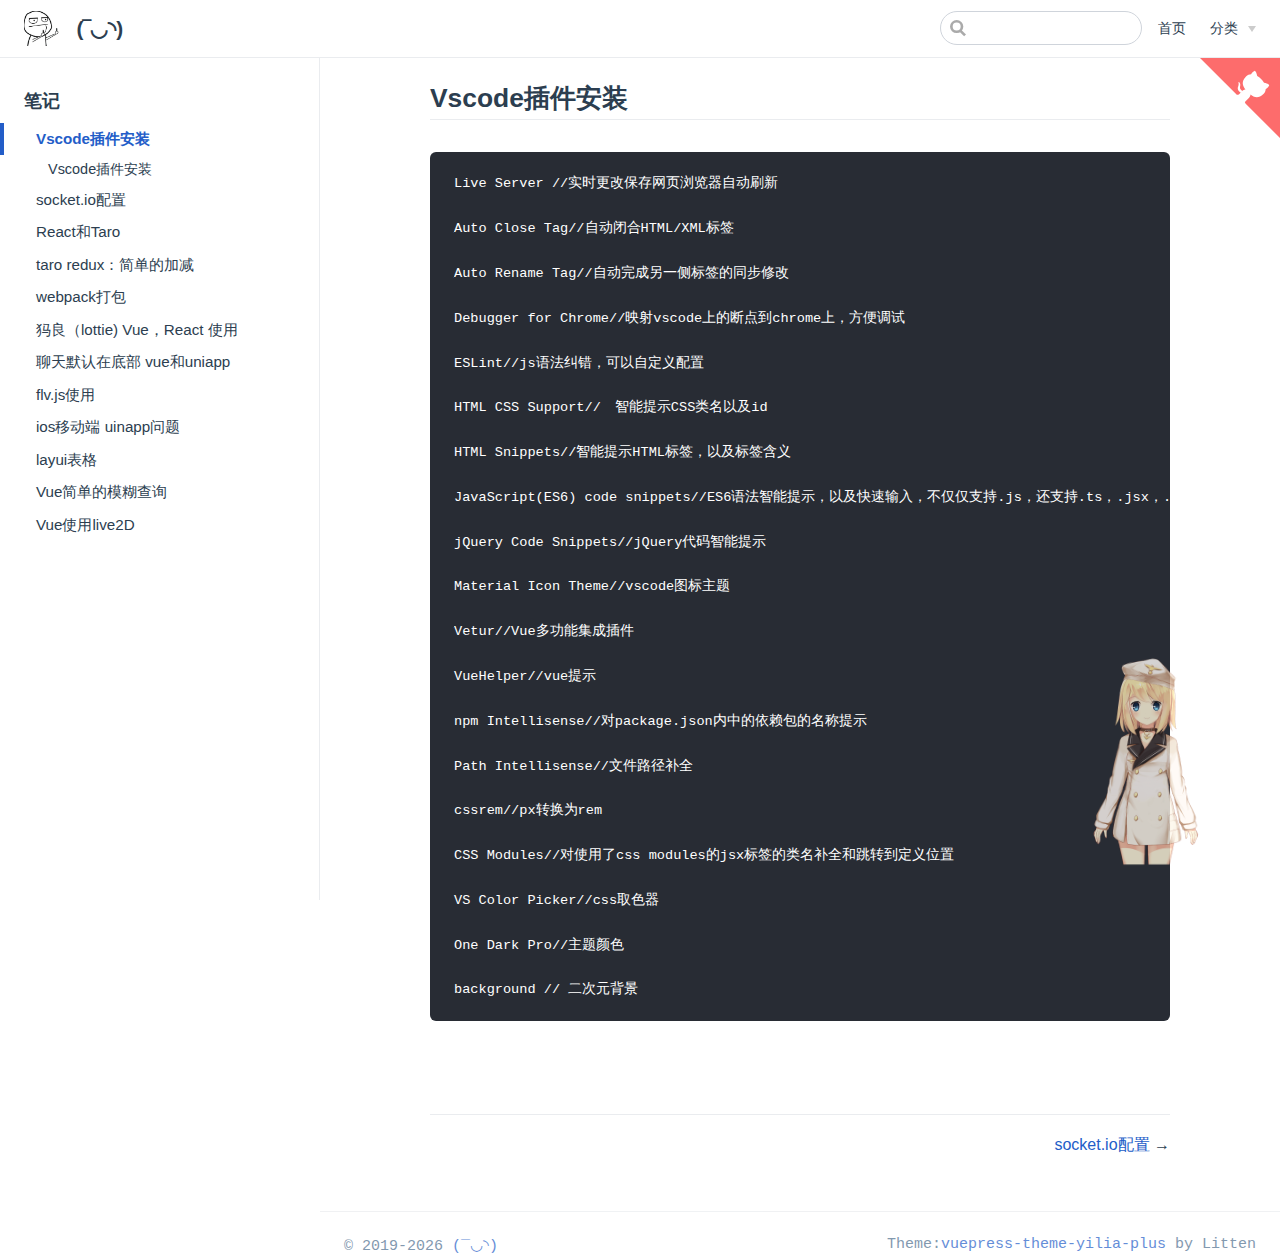
<file: pages/folder1/test4.html>
<!DOCTYPE html>
<html lang="en-US">
  <head>
    <meta charset="utf-8">
    <meta name="viewport" content="width=device-width,initial-scale=1">
    <title>Vscode插件安装 | (‾◡◝)</title>
    <meta name="description" content="前端筆記">
    <link rel="icon" href="/egg.png">
    
    <link rel="preload" href="/assets/css/0.styles.23701d8c.css" as="style"><link rel="preload" href="/assets/js/app.9f5aa10d.js" as="script"><link rel="preload" href="/assets/js/2.6d17029b.js" as="script"><link rel="preload" href="/assets/js/15.b85d4c28.js" as="script"><link rel="prefetch" href="/assets/js/10.1aba0b98.js"><link rel="prefetch" href="/assets/js/11.0a4666a8.js"><link rel="prefetch" href="/assets/js/12.7eda2a22.js"><link rel="prefetch" href="/assets/js/13.585b74c1.js"><link rel="prefetch" href="/assets/js/14.645abc41.js"><link rel="prefetch" href="/assets/js/16.4c7a1d65.js"><link rel="prefetch" href="/assets/js/17.3961f96d.js"><link rel="prefetch" href="/assets/js/18.3dcca08e.js"><link rel="prefetch" href="/assets/js/19.7f9ca7f6.js"><link rel="prefetch" href="/assets/js/20.60a11185.js"><link rel="prefetch" href="/assets/js/21.cf5fa1a7.js"><link rel="prefetch" href="/assets/js/3.a5f7a944.js"><link rel="prefetch" href="/assets/js/4.6babd2eb.js"><link rel="prefetch" href="/assets/js/5.6cb7d092.js"><link rel="prefetch" href="/assets/js/6.7a943379.js"><link rel="prefetch" href="/assets/js/7.187bdcb3.js"><link rel="prefetch" href="/assets/js/8.5fdac94d.js"><link rel="prefetch" href="/assets/js/9.511de702.js">
    <link rel="stylesheet" href="/assets/css/0.styles.23701d8c.css">
  </head>
  <body>
    <div id="app" data-server-rendered="true"><main><main slot="sidebar-top"><a href="https://github.com/JoeyBling/vuepress-theme-yilia-plus" aria-label="View source on GitHub" target="_blank" class="github-corner"><svg width="80" height="80" viewBox="0 0 250 250" aria-hidden="true"><path d="M0,0 L115,115 L130,115 L142,142 L250,250 L250,0 Z"></path> <path d="M128.3,109.0 C113.8,99.7 119.0,89.6 119.0,89.6 C122.0,82.7 120.5,78.6 120.5,78.6 C119.2,72.0 123.4,76.3 123.4,76.3 C127.3,80.9 125.5,87.3 125.5,87.3 C122.9,97.6 130.6,101.9 134.4,103.2" fill="currentColor" class="octo-arm" style="transform-origin: 130px 106px;"></path> <path d="M115.0,115.0 C114.9,115.1 118.7,116.5 119.8,115.4 L133.7,101.6 C136.9,99.2 139.9,98.4 142.2,98.6 C133.8,88.0 127.5,74.4 143.8,58.0 C148.5,53.4 154.0,51.2 159.7,51.0 C160.3,49.4 163.2,43.6 171.4,40.1 C171.4,40.1 176.1,42.5 178.8,56.2 C183.1,58.6 187.2,61.8 190.9,65.4 C194.5,69.0 197.7,73.2 200.1,77.6 C213.8,80.2 216.3,84.9 216.3,84.9 C212.7,93.1 206.9,96.0 205.4,96.6 C205.1,102.4 203.0,107.8 198.3,112.5 C181.9,128.9 168.3,122.5 157.7,114.1 C157.9,116.9 156.7,120.9 152.7,124.9 L141.0,136.5 C139.8,137.7 141.6,141.9 141.8,141.8 Z" fill="currentColor" class="octo-body"></path></svg></a></main> <div class="theme-container"><header class="navbar"><div class="sidebar-button"><svg xmlns="http://www.w3.org/2000/svg" aria-hidden="true" role="img" viewBox="0 0 448 512" class="icon"><path fill="currentColor" d="M436 124H12c-6.627 0-12-5.373-12-12V80c0-6.627 5.373-12 12-12h424c6.627 0 12 5.373 12 12v32c0 6.627-5.373 12-12 12zm0 160H12c-6.627 0-12-5.373-12-12v-32c0-6.627 5.373-12 12-12h424c6.627 0 12 5.373 12 12v32c0 6.627-5.373 12-12 12zm0 160H12c-6.627 0-12-5.373-12-12v-32c0-6.627 5.373-12 12-12h424c6.627 0 12 5.373 12 12v32c0 6.627-5.373 12-12 12z"></path></svg></div> <a href="/" class="home-link router-link-active"><img src="/egg.png" alt="(‾◡◝)" class="logo"> <span class="site-name can-hide">(‾◡◝)</span></a> <div class="links"><div class="search-box"><input aria-label="Search" autocomplete="off" spellcheck="false" value=""> <!----></div> <nav class="nav-links can-hide"><div class="nav-item"><a href="/" class="nav-link">首页</a></div><div class="nav-item"><div class="dropdown-wrapper"><button type="button" aria-label="分类" class="dropdown-title"><span class="title">分类</span> <span class="arrow right"></span></button> <ul class="nav-dropdown" style="display:none;"><li class="dropdown-item"><!----> <a href="/pages/folder1/test1.html" class="nav-link">文章</a></li></ul></div></div> <!----></nav></div></header> <div class="sidebar-mask"></div> <aside class="sidebar"><nav class="nav-links"><div class="nav-item"><a href="/" class="nav-link">首页</a></div><div class="nav-item"><div class="dropdown-wrapper"><button type="button" aria-label="分类" class="dropdown-title"><span class="title">分类</span> <span class="arrow right"></span></button> <ul class="nav-dropdown" style="display:none;"><li class="dropdown-item"><!----> <a href="/pages/folder1/test1.html" class="nav-link">文章</a></li></ul></div></div> <!----></nav>  <ul class="sidebar-links"><li><section class="sidebar-group depth-0"><p class="sidebar-heading open"><span>笔记</span> <!----></p> <ul class="sidebar-links sidebar-group-items"><li><a href="/pages/folder1/test4.html" class="active sidebar-link">Vscode插件安装</a><ul class="sidebar-sub-headers"><li class="sidebar-sub-header"><a href="/pages/folder1/test4.html#vscode插件安装" class="sidebar-link">Vscode插件安装</a></li></ul></li><li><a href="/pages/folder1/test1.html" class="sidebar-link">socket.io配置</a></li><li><a href="/pages/folder1/test3.html" class="sidebar-link">React和Taro</a></li><li><a href="/pages/folder1/test5.html" class="sidebar-link">taro redux：简单的加减</a></li><li><a href="/pages/folder1/test6.html" class="sidebar-link">webpack打包</a></li><li><a href="/pages/folder1/test7.html" class="sidebar-link">犸良（lottie) Vue，React 使用</a></li><li><a href="/pages/folder1/test8.html" class="sidebar-link">聊天默认在底部 vue和uniapp</a></li><li><a href="/pages/folder1/test9.html" class="sidebar-link">flv.js使用</a></li><li><a href="/pages/folder1/test10.html" class="sidebar-link">ios移动端 uinapp问题</a></li><li><a href="/pages/folder1/test11.html" class="sidebar-link">layui表格</a></li><li><a href="/pages/folder1/test12.html" class="sidebar-link">Vue简单的模糊查询</a></li><li><a href="/pages/folder1/test13.html" class="sidebar-link">Vue使用live2D</a></li></ul></section></li></ul> </aside> <main class="page"> <div class="theme-default-content content__default"><h2 id="vscode插件安装"><a href="#vscode插件安装" class="header-anchor">#</a> Vscode插件安装</h2> <pre><code>Live Server //实时更改保存网页浏览器自动刷新

Auto Close Tag//自动闭合HTML/XML标签

Auto Rename Tag//自动完成另一侧标签的同步修改

Debugger for Chrome//映射vscode上的断点到chrome上，方便调试

ESLint//js语法纠错，可以自定义配置

HTML CSS Support//　智能提示CSS类名以及id 

HTML Snippets//智能提示HTML标签，以及标签含义

JavaScript(ES6) code snippets//ES6语法智能提示，以及快速输入，不仅仅支持.js，还支持.ts，.jsx，.tsx，.html，.vue，省去了配置其支持各种包含js代码文件的时间

jQuery Code Snippets//jQuery代码智能提示

Material Icon Theme//vscode图标主题

Vetur//Vue多功能集成插件

VueHelper//vue提示

npm Intellisense//对package.json内中的依赖包的名称提示

Path Intellisense//文件路径补全

cssrem//px转换为rem

CSS Modules//对使用了css modules的jsx标签的类名补全和跳转到定义位置

VS Color Picker//css取色器

One Dark Pro//主题颜色

background // 二次元背景</code></pre></div> <footer class="page-edit"><!----> <!----></footer> <div class="page-nav"><p class="inner"><!----> <span class="next"><a href="/pages/folder1/test1.html">socket.io配置</a>
      →
    </span></p></div> </main></div> <div class="footer" data-v-35b17a59><div id="footer-info" data-v-35b17a59><div class="footer-left" data-v-35b17a59>
      © 2019
      <span data-v-35b17a59><a href="https://github.com/Jeanne-run" target="_blank">(‾◡◝)</a></span></div> <div class="footer-right" data-v-35b17a59>Theme:<a href="https://github.com/JoeyBling/vuepress-theme-yilia-plus" target="_blank">vuepress-theme-yilia-plus</a> by Litten</div></div> <!----></div></main><div class="global-ui"><div id="live2d-widget" class="live2d-widget-container" style="position:fixed;right:65px;bottom:0px;width:135px;height:300px;z-index:99999;opacity:0.8;pointer-events:none;"><canvas id="live2dcanvas" width="135" height="300" class="live2dcanvas" style="position:absolute;left:0px;top:0px;width:135px;height:300px;"></canvas></div></div></div>
    <script src="/assets/js/app.9f5aa10d.js" defer></script><script src="/assets/js/2.6d17029b.js" defer></script><script src="/assets/js/15.b85d4c28.js" defer></script>
  </body>
</html>
</file>
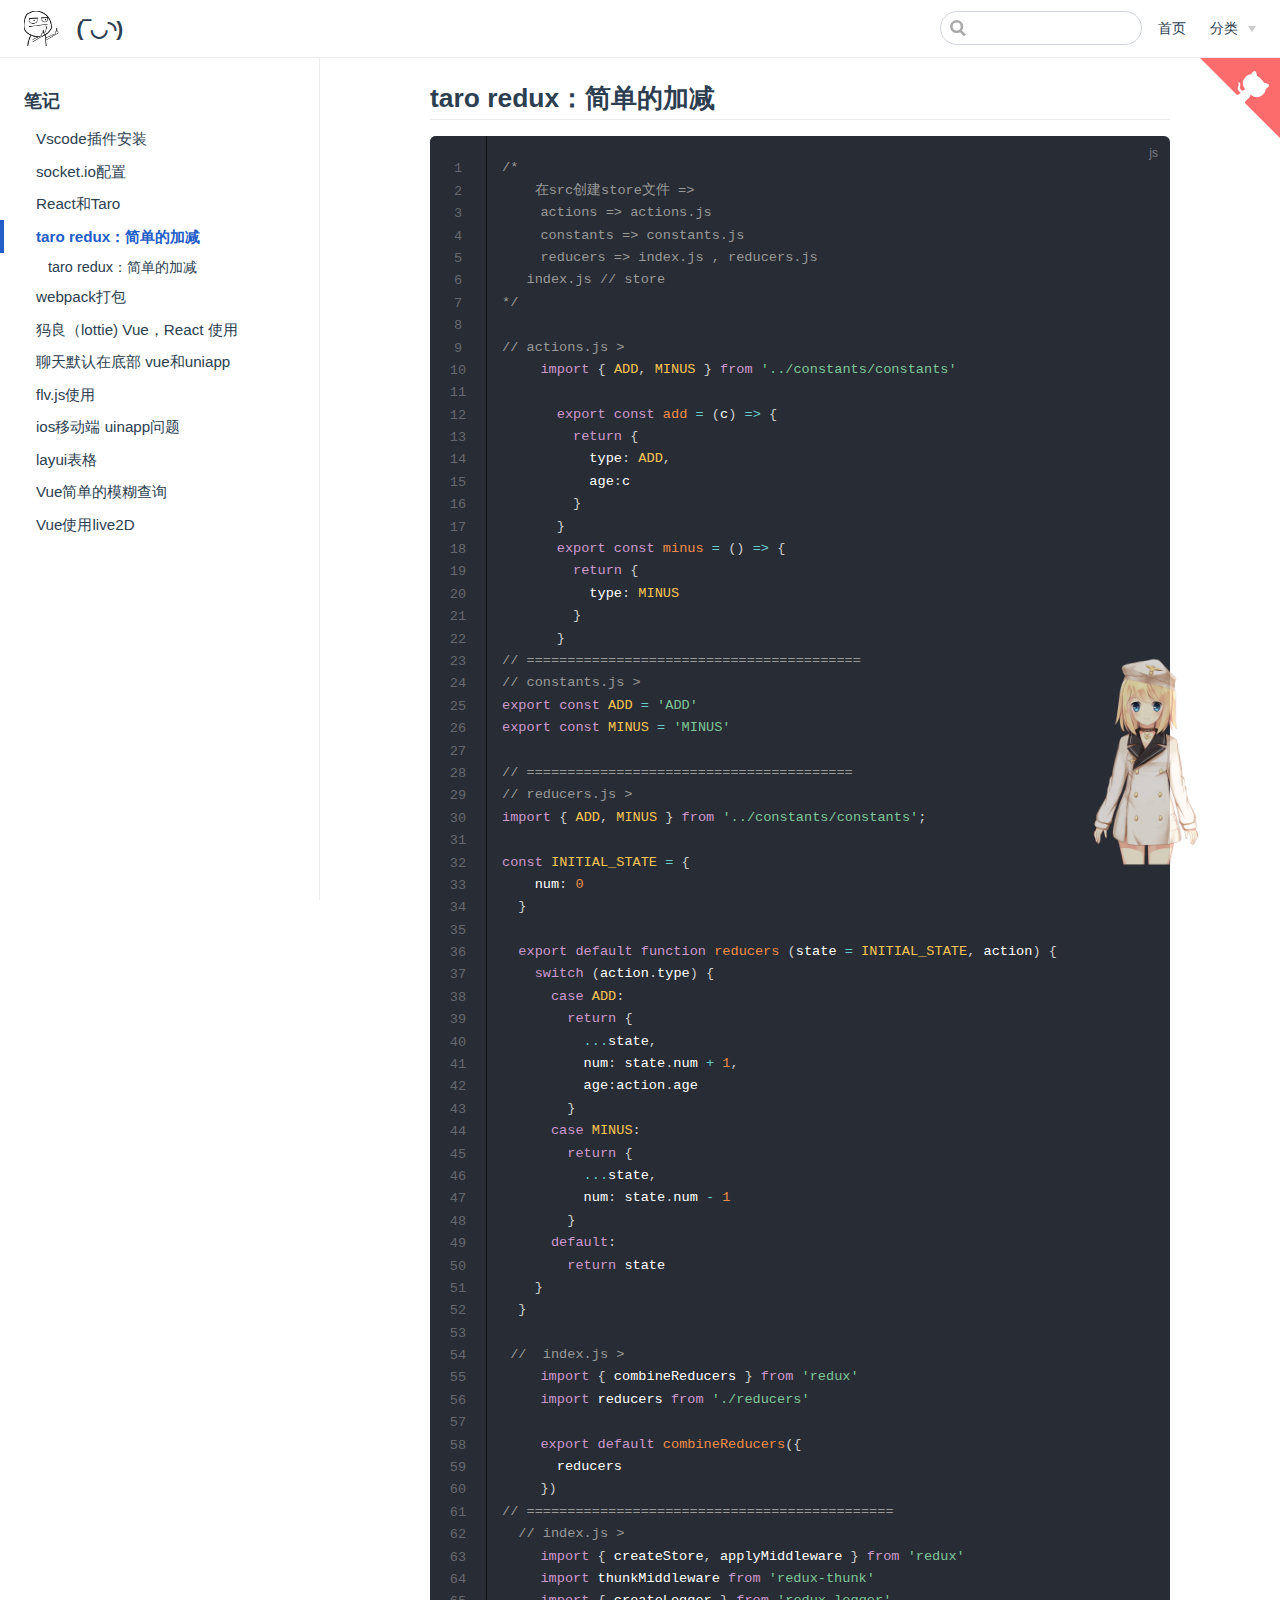
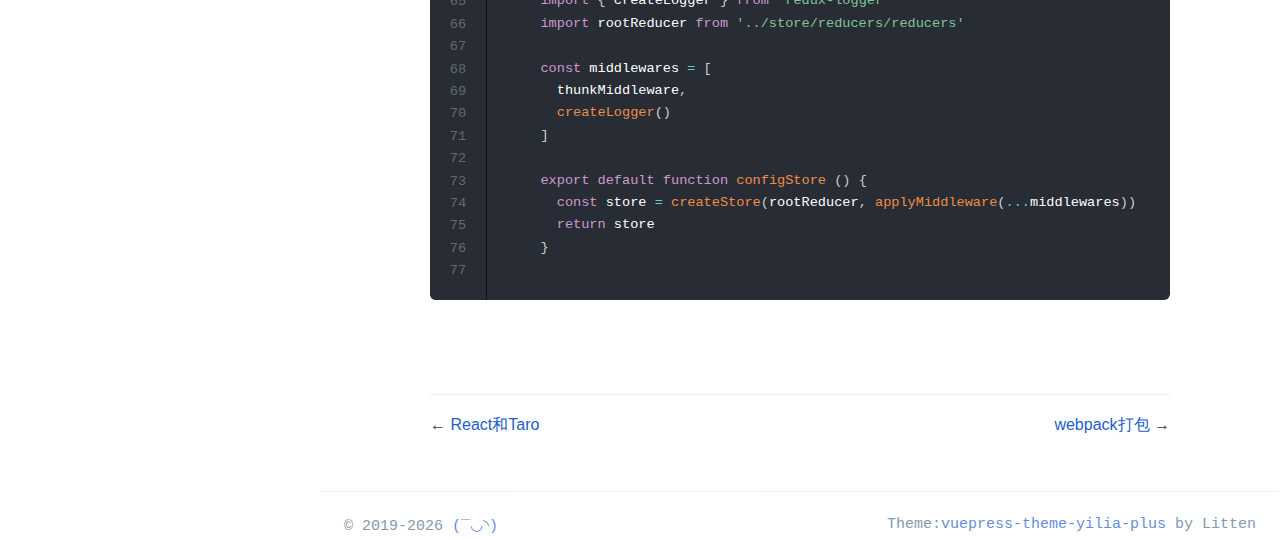
<file: pages/folder1/test5.html>
<!DOCTYPE html>
<html lang="en-US">
  <head>
    <meta charset="utf-8">
    <meta name="viewport" content="width=device-width,initial-scale=1">
    <title>taro redux：简单的加减 | (‾◡◝)</title>
    <meta name="description" content="前端筆記">
    <link rel="icon" href="/egg.png">
    
    <link rel="preload" href="/assets/css/0.styles.23701d8c.css" as="style"><link rel="preload" href="/assets/js/app.9f5aa10d.js" as="script"><link rel="preload" href="/assets/js/2.6d17029b.js" as="script"><link rel="preload" href="/assets/js/16.4c7a1d65.js" as="script"><link rel="prefetch" href="/assets/js/10.1aba0b98.js"><link rel="prefetch" href="/assets/js/11.0a4666a8.js"><link rel="prefetch" href="/assets/js/12.7eda2a22.js"><link rel="prefetch" href="/assets/js/13.585b74c1.js"><link rel="prefetch" href="/assets/js/14.645abc41.js"><link rel="prefetch" href="/assets/js/15.b85d4c28.js"><link rel="prefetch" href="/assets/js/17.3961f96d.js"><link rel="prefetch" href="/assets/js/18.3dcca08e.js"><link rel="prefetch" href="/assets/js/19.7f9ca7f6.js"><link rel="prefetch" href="/assets/js/20.60a11185.js"><link rel="prefetch" href="/assets/js/21.cf5fa1a7.js"><link rel="prefetch" href="/assets/js/3.a5f7a944.js"><link rel="prefetch" href="/assets/js/4.6babd2eb.js"><link rel="prefetch" href="/assets/js/5.6cb7d092.js"><link rel="prefetch" href="/assets/js/6.7a943379.js"><link rel="prefetch" href="/assets/js/7.187bdcb3.js"><link rel="prefetch" href="/assets/js/8.5fdac94d.js"><link rel="prefetch" href="/assets/js/9.511de702.js">
    <link rel="stylesheet" href="/assets/css/0.styles.23701d8c.css">
  </head>
  <body>
    <div id="app" data-server-rendered="true"><main><main slot="sidebar-top"><a href="https://github.com/JoeyBling/vuepress-theme-yilia-plus" aria-label="View source on GitHub" target="_blank" class="github-corner"><svg width="80" height="80" viewBox="0 0 250 250" aria-hidden="true"><path d="M0,0 L115,115 L130,115 L142,142 L250,250 L250,0 Z"></path> <path d="M128.3,109.0 C113.8,99.7 119.0,89.6 119.0,89.6 C122.0,82.7 120.5,78.6 120.5,78.6 C119.2,72.0 123.4,76.3 123.4,76.3 C127.3,80.9 125.5,87.3 125.5,87.3 C122.9,97.6 130.6,101.9 134.4,103.2" fill="currentColor" class="octo-arm" style="transform-origin: 130px 106px;"></path> <path d="M115.0,115.0 C114.9,115.1 118.7,116.5 119.8,115.4 L133.7,101.6 C136.9,99.2 139.9,98.4 142.2,98.6 C133.8,88.0 127.5,74.4 143.8,58.0 C148.5,53.4 154.0,51.2 159.7,51.0 C160.3,49.4 163.2,43.6 171.4,40.1 C171.4,40.1 176.1,42.5 178.8,56.2 C183.1,58.6 187.2,61.8 190.9,65.4 C194.5,69.0 197.7,73.2 200.1,77.6 C213.8,80.2 216.3,84.9 216.3,84.9 C212.7,93.1 206.9,96.0 205.4,96.6 C205.1,102.4 203.0,107.8 198.3,112.5 C181.9,128.9 168.3,122.5 157.7,114.1 C157.9,116.9 156.7,120.9 152.7,124.9 L141.0,136.5 C139.8,137.7 141.6,141.9 141.8,141.8 Z" fill="currentColor" class="octo-body"></path></svg></a></main> <div class="theme-container"><header class="navbar"><div class="sidebar-button"><svg xmlns="http://www.w3.org/2000/svg" aria-hidden="true" role="img" viewBox="0 0 448 512" class="icon"><path fill="currentColor" d="M436 124H12c-6.627 0-12-5.373-12-12V80c0-6.627 5.373-12 12-12h424c6.627 0 12 5.373 12 12v32c0 6.627-5.373 12-12 12zm0 160H12c-6.627 0-12-5.373-12-12v-32c0-6.627 5.373-12 12-12h424c6.627 0 12 5.373 12 12v32c0 6.627-5.373 12-12 12zm0 160H12c-6.627 0-12-5.373-12-12v-32c0-6.627 5.373-12 12-12h424c6.627 0 12 5.373 12 12v32c0 6.627-5.373 12-12 12z"></path></svg></div> <a href="/" class="home-link router-link-active"><img src="/egg.png" alt="(‾◡◝)" class="logo"> <span class="site-name can-hide">(‾◡◝)</span></a> <div class="links"><div class="search-box"><input aria-label="Search" autocomplete="off" spellcheck="false" value=""> <!----></div> <nav class="nav-links can-hide"><div class="nav-item"><a href="/" class="nav-link">首页</a></div><div class="nav-item"><div class="dropdown-wrapper"><button type="button" aria-label="分类" class="dropdown-title"><span class="title">分类</span> <span class="arrow right"></span></button> <ul class="nav-dropdown" style="display:none;"><li class="dropdown-item"><!----> <a href="/pages/folder1/test1.html" class="nav-link">文章</a></li></ul></div></div> <!----></nav></div></header> <div class="sidebar-mask"></div> <aside class="sidebar"><nav class="nav-links"><div class="nav-item"><a href="/" class="nav-link">首页</a></div><div class="nav-item"><div class="dropdown-wrapper"><button type="button" aria-label="分类" class="dropdown-title"><span class="title">分类</span> <span class="arrow right"></span></button> <ul class="nav-dropdown" style="display:none;"><li class="dropdown-item"><!----> <a href="/pages/folder1/test1.html" class="nav-link">文章</a></li></ul></div></div> <!----></nav>  <ul class="sidebar-links"><li><section class="sidebar-group depth-0"><p class="sidebar-heading open"><span>笔记</span> <!----></p> <ul class="sidebar-links sidebar-group-items"><li><a href="/pages/folder1/test4.html" class="sidebar-link">Vscode插件安装</a></li><li><a href="/pages/folder1/test1.html" class="sidebar-link">socket.io配置</a></li><li><a href="/pages/folder1/test3.html" class="sidebar-link">React和Taro</a></li><li><a href="/pages/folder1/test5.html" class="active sidebar-link">taro redux：简单的加减</a><ul class="sidebar-sub-headers"><li class="sidebar-sub-header"><a href="/pages/folder1/test5.html#taro-redux：简单的加减" class="sidebar-link">taro redux：简单的加减</a></li></ul></li><li><a href="/pages/folder1/test6.html" class="sidebar-link">webpack打包</a></li><li><a href="/pages/folder1/test7.html" class="sidebar-link">犸良（lottie) Vue，React 使用</a></li><li><a href="/pages/folder1/test8.html" class="sidebar-link">聊天默认在底部 vue和uniapp</a></li><li><a href="/pages/folder1/test9.html" class="sidebar-link">flv.js使用</a></li><li><a href="/pages/folder1/test10.html" class="sidebar-link">ios移动端 uinapp问题</a></li><li><a href="/pages/folder1/test11.html" class="sidebar-link">layui表格</a></li><li><a href="/pages/folder1/test12.html" class="sidebar-link">Vue简单的模糊查询</a></li><li><a href="/pages/folder1/test13.html" class="sidebar-link">Vue使用live2D</a></li></ul></section></li></ul> </aside> <main class="page"> <div class="theme-default-content content__default"><h2 id="taro-redux：简单的加减"><a href="#taro-redux：简单的加减" class="header-anchor">#</a> taro redux：简单的加减</h2> <div class="language-js line-numbers-mode"><pre class="language-js"><code><span class="token comment">/*
    在src创建store文件 =&gt;
	actions =&gt; actions.js
	constants =&gt; constants.js
	reducers =&gt; index.js , reducers.js
   index.js // store
*/</span>

<span class="token comment">// actions.js &gt; </span>
	<span class="token keyword">import</span> <span class="token punctuation">{</span> <span class="token constant">ADD</span><span class="token punctuation">,</span> <span class="token constant">MINUS</span> <span class="token punctuation">}</span> <span class="token keyword">from</span> <span class="token string">'../constants/constants'</span>
  
	  <span class="token keyword">export</span> <span class="token keyword">const</span> <span class="token function-variable function">add</span> <span class="token operator">=</span> <span class="token punctuation">(</span><span class="token parameter">c</span><span class="token punctuation">)</span> <span class="token operator">=&gt;</span> <span class="token punctuation">{</span>
	    <span class="token keyword">return</span> <span class="token punctuation">{</span>
	      type<span class="token punctuation">:</span> <span class="token constant">ADD</span><span class="token punctuation">,</span>
	      age<span class="token punctuation">:</span>c
	    <span class="token punctuation">}</span>
	  <span class="token punctuation">}</span>
	  <span class="token keyword">export</span> <span class="token keyword">const</span> <span class="token function-variable function">minus</span> <span class="token operator">=</span> <span class="token punctuation">(</span><span class="token punctuation">)</span> <span class="token operator">=&gt;</span> <span class="token punctuation">{</span>
	    <span class="token keyword">return</span> <span class="token punctuation">{</span>
	      type<span class="token punctuation">:</span> <span class="token constant">MINUS</span>
	    <span class="token punctuation">}</span>
	  <span class="token punctuation">}</span>
<span class="token comment">// =========================================</span>
<span class="token comment">// constants.js &gt;</span>
<span class="token keyword">export</span> <span class="token keyword">const</span> <span class="token constant">ADD</span> <span class="token operator">=</span> <span class="token string">'ADD'</span>
<span class="token keyword">export</span> <span class="token keyword">const</span> <span class="token constant">MINUS</span> <span class="token operator">=</span> <span class="token string">'MINUS'</span>

<span class="token comment">// ========================================</span>
<span class="token comment">// reducers.js &gt;</span>
<span class="token keyword">import</span> <span class="token punctuation">{</span> <span class="token constant">ADD</span><span class="token punctuation">,</span> <span class="token constant">MINUS</span> <span class="token punctuation">}</span> <span class="token keyword">from</span> <span class="token string">'../constants/constants'</span><span class="token punctuation">;</span>

<span class="token keyword">const</span> <span class="token constant">INITIAL_STATE</span> <span class="token operator">=</span> <span class="token punctuation">{</span>
    num<span class="token punctuation">:</span> <span class="token number">0</span>
  <span class="token punctuation">}</span>
  
  <span class="token keyword">export</span> <span class="token keyword">default</span> <span class="token keyword">function</span> <span class="token function">reducers</span> <span class="token punctuation">(</span><span class="token parameter">state <span class="token operator">=</span> <span class="token constant">INITIAL_STATE</span><span class="token punctuation">,</span> action</span><span class="token punctuation">)</span> <span class="token punctuation">{</span>
    <span class="token keyword">switch</span> <span class="token punctuation">(</span>action<span class="token punctuation">.</span>type<span class="token punctuation">)</span> <span class="token punctuation">{</span>
      <span class="token keyword">case</span> <span class="token constant">ADD</span><span class="token punctuation">:</span>
        <span class="token keyword">return</span> <span class="token punctuation">{</span>
          <span class="token operator">...</span>state<span class="token punctuation">,</span>
          num<span class="token punctuation">:</span> state<span class="token punctuation">.</span>num <span class="token operator">+</span> <span class="token number">1</span><span class="token punctuation">,</span>
          age<span class="token punctuation">:</span>action<span class="token punctuation">.</span>age
        <span class="token punctuation">}</span>
      <span class="token keyword">case</span> <span class="token constant">MINUS</span><span class="token punctuation">:</span>
        <span class="token keyword">return</span> <span class="token punctuation">{</span>
          <span class="token operator">...</span>state<span class="token punctuation">,</span>
          num<span class="token punctuation">:</span> state<span class="token punctuation">.</span>num <span class="token operator">-</span> <span class="token number">1</span>
        <span class="token punctuation">}</span>
      <span class="token keyword">default</span><span class="token punctuation">:</span>
        <span class="token keyword">return</span> state
    <span class="token punctuation">}</span>
  <span class="token punctuation">}</span>

 <span class="token comment">//  index.js &gt; </span>
  	<span class="token keyword">import</span> <span class="token punctuation">{</span> combineReducers <span class="token punctuation">}</span> <span class="token keyword">from</span> <span class="token string">'redux'</span>
	<span class="token keyword">import</span> reducers <span class="token keyword">from</span> <span class="token string">'./reducers'</span>

	<span class="token keyword">export</span> <span class="token keyword">default</span> <span class="token function">combineReducers</span><span class="token punctuation">(</span><span class="token punctuation">{</span>
	  reducers
	<span class="token punctuation">}</span><span class="token punctuation">)</span>
<span class="token comment">// =============================================</span>
  <span class="token comment">// index.js &gt;</span>
	<span class="token keyword">import</span> <span class="token punctuation">{</span> createStore<span class="token punctuation">,</span> applyMiddleware <span class="token punctuation">}</span> <span class="token keyword">from</span> <span class="token string">'redux'</span>
	<span class="token keyword">import</span> thunkMiddleware <span class="token keyword">from</span> <span class="token string">'redux-thunk'</span>
	<span class="token keyword">import</span> <span class="token punctuation">{</span> createLogger <span class="token punctuation">}</span> <span class="token keyword">from</span> <span class="token string">'redux-logger'</span>
	<span class="token keyword">import</span> rootReducer <span class="token keyword">from</span> <span class="token string">'../store/reducers/reducers'</span>

	<span class="token keyword">const</span> middlewares <span class="token operator">=</span> <span class="token punctuation">[</span>
	  thunkMiddleware<span class="token punctuation">,</span>
	  <span class="token function">createLogger</span><span class="token punctuation">(</span><span class="token punctuation">)</span>
	<span class="token punctuation">]</span>

	<span class="token keyword">export</span> <span class="token keyword">default</span> <span class="token keyword">function</span> <span class="token function">configStore</span> <span class="token punctuation">(</span><span class="token punctuation">)</span> <span class="token punctuation">{</span>
	  <span class="token keyword">const</span> store <span class="token operator">=</span> <span class="token function">createStore</span><span class="token punctuation">(</span>rootReducer<span class="token punctuation">,</span> <span class="token function">applyMiddleware</span><span class="token punctuation">(</span><span class="token operator">...</span>middlewares<span class="token punctuation">)</span><span class="token punctuation">)</span>
	  <span class="token keyword">return</span> store
	<span class="token punctuation">}</span>

</code></pre> <div class="line-numbers-wrapper"><span class="line-number">1</span><br><span class="line-number">2</span><br><span class="line-number">3</span><br><span class="line-number">4</span><br><span class="line-number">5</span><br><span class="line-number">6</span><br><span class="line-number">7</span><br><span class="line-number">8</span><br><span class="line-number">9</span><br><span class="line-number">10</span><br><span class="line-number">11</span><br><span class="line-number">12</span><br><span class="line-number">13</span><br><span class="line-number">14</span><br><span class="line-number">15</span><br><span class="line-number">16</span><br><span class="line-number">17</span><br><span class="line-number">18</span><br><span class="line-number">19</span><br><span class="line-number">20</span><br><span class="line-number">21</span><br><span class="line-number">22</span><br><span class="line-number">23</span><br><span class="line-number">24</span><br><span class="line-number">25</span><br><span class="line-number">26</span><br><span class="line-number">27</span><br><span class="line-number">28</span><br><span class="line-number">29</span><br><span class="line-number">30</span><br><span class="line-number">31</span><br><span class="line-number">32</span><br><span class="line-number">33</span><br><span class="line-number">34</span><br><span class="line-number">35</span><br><span class="line-number">36</span><br><span class="line-number">37</span><br><span class="line-number">38</span><br><span class="line-number">39</span><br><span class="line-number">40</span><br><span class="line-number">41</span><br><span class="line-number">42</span><br><span class="line-number">43</span><br><span class="line-number">44</span><br><span class="line-number">45</span><br><span class="line-number">46</span><br><span class="line-number">47</span><br><span class="line-number">48</span><br><span class="line-number">49</span><br><span class="line-number">50</span><br><span class="line-number">51</span><br><span class="line-number">52</span><br><span class="line-number">53</span><br><span class="line-number">54</span><br><span class="line-number">55</span><br><span class="line-number">56</span><br><span class="line-number">57</span><br><span class="line-number">58</span><br><span class="line-number">59</span><br><span class="line-number">60</span><br><span class="line-number">61</span><br><span class="line-number">62</span><br><span class="line-number">63</span><br><span class="line-number">64</span><br><span class="line-number">65</span><br><span class="line-number">66</span><br><span class="line-number">67</span><br><span class="line-number">68</span><br><span class="line-number">69</span><br><span class="line-number">70</span><br><span class="line-number">71</span><br><span class="line-number">72</span><br><span class="line-number">73</span><br><span class="line-number">74</span><br><span class="line-number">75</span><br><span class="line-number">76</span><br><span class="line-number">77</span><br></div></div></div> <footer class="page-edit"><!----> <!----></footer> <div class="page-nav"><p class="inner"><span class="prev">
      ←
      <a href="/pages/folder1/test3.html" class="prev">React和Taro</a></span> <span class="next"><a href="/pages/folder1/test6.html">webpack打包</a>
      →
    </span></p></div> </main></div> <div class="footer" data-v-35b17a59><div id="footer-info" data-v-35b17a59><div class="footer-left" data-v-35b17a59>
      © 2019
      <span data-v-35b17a59><a href="https://github.com/Jeanne-run" target="_blank">(‾◡◝)</a></span></div> <div class="footer-right" data-v-35b17a59>Theme:<a href="https://github.com/JoeyBling/vuepress-theme-yilia-plus" target="_blank">vuepress-theme-yilia-plus</a> by Litten</div></div> <!----></div></main><div class="global-ui"><div id="live2d-widget" class="live2d-widget-container" style="position:fixed;right:65px;bottom:0px;width:135px;height:300px;z-index:99999;opacity:0.8;pointer-events:none;"><canvas id="live2dcanvas" width="135" height="300" class="live2dcanvas" style="position:absolute;left:0px;top:0px;width:135px;height:300px;"></canvas></div></div></div>
    <script src="/assets/js/app.9f5aa10d.js" defer></script><script src="/assets/js/2.6d17029b.js" defer></script><script src="/assets/js/16.4c7a1d65.js" defer></script>
  </body>
</html>
</file>
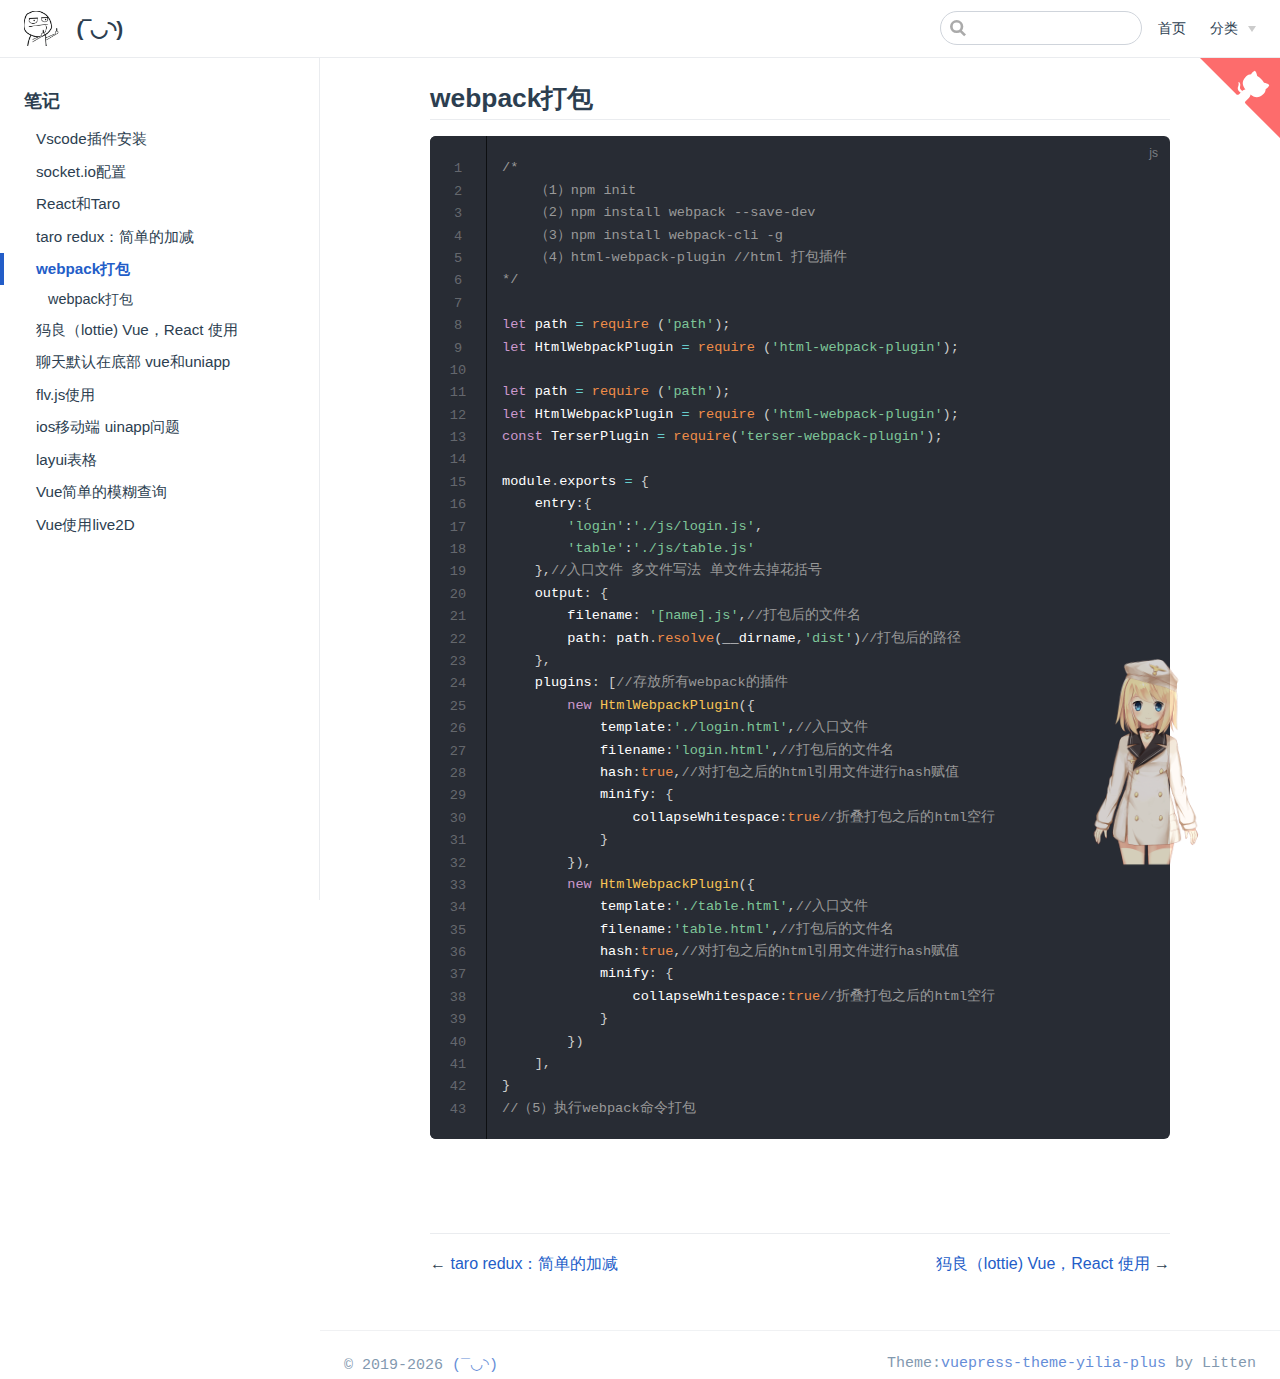
<file: pages/folder1/test6.html>
<!DOCTYPE html>
<html lang="en-US">
  <head>
    <meta charset="utf-8">
    <meta name="viewport" content="width=device-width,initial-scale=1">
    <title>webpack打包 | (‾◡◝)</title>
    <meta name="description" content="前端筆記">
    <link rel="icon" href="/egg.png">
    
    <link rel="preload" href="/assets/css/0.styles.23701d8c.css" as="style"><link rel="preload" href="/assets/js/app.9f5aa10d.js" as="script"><link rel="preload" href="/assets/js/2.6d17029b.js" as="script"><link rel="preload" href="/assets/js/17.3961f96d.js" as="script"><link rel="prefetch" href="/assets/js/10.1aba0b98.js"><link rel="prefetch" href="/assets/js/11.0a4666a8.js"><link rel="prefetch" href="/assets/js/12.7eda2a22.js"><link rel="prefetch" href="/assets/js/13.585b74c1.js"><link rel="prefetch" href="/assets/js/14.645abc41.js"><link rel="prefetch" href="/assets/js/15.b85d4c28.js"><link rel="prefetch" href="/assets/js/16.4c7a1d65.js"><link rel="prefetch" href="/assets/js/18.3dcca08e.js"><link rel="prefetch" href="/assets/js/19.7f9ca7f6.js"><link rel="prefetch" href="/assets/js/20.60a11185.js"><link rel="prefetch" href="/assets/js/21.cf5fa1a7.js"><link rel="prefetch" href="/assets/js/3.a5f7a944.js"><link rel="prefetch" href="/assets/js/4.6babd2eb.js"><link rel="prefetch" href="/assets/js/5.6cb7d092.js"><link rel="prefetch" href="/assets/js/6.7a943379.js"><link rel="prefetch" href="/assets/js/7.187bdcb3.js"><link rel="prefetch" href="/assets/js/8.5fdac94d.js"><link rel="prefetch" href="/assets/js/9.511de702.js">
    <link rel="stylesheet" href="/assets/css/0.styles.23701d8c.css">
  </head>
  <body>
    <div id="app" data-server-rendered="true"><main><main slot="sidebar-top"><a href="https://github.com/JoeyBling/vuepress-theme-yilia-plus" aria-label="View source on GitHub" target="_blank" class="github-corner"><svg width="80" height="80" viewBox="0 0 250 250" aria-hidden="true"><path d="M0,0 L115,115 L130,115 L142,142 L250,250 L250,0 Z"></path> <path d="M128.3,109.0 C113.8,99.7 119.0,89.6 119.0,89.6 C122.0,82.7 120.5,78.6 120.5,78.6 C119.2,72.0 123.4,76.3 123.4,76.3 C127.3,80.9 125.5,87.3 125.5,87.3 C122.9,97.6 130.6,101.9 134.4,103.2" fill="currentColor" class="octo-arm" style="transform-origin: 130px 106px;"></path> <path d="M115.0,115.0 C114.9,115.1 118.7,116.5 119.8,115.4 L133.7,101.6 C136.9,99.2 139.9,98.4 142.2,98.6 C133.8,88.0 127.5,74.4 143.8,58.0 C148.5,53.4 154.0,51.2 159.7,51.0 C160.3,49.4 163.2,43.6 171.4,40.1 C171.4,40.1 176.1,42.5 178.8,56.2 C183.1,58.6 187.2,61.8 190.9,65.4 C194.5,69.0 197.7,73.2 200.1,77.6 C213.8,80.2 216.3,84.9 216.3,84.9 C212.7,93.1 206.9,96.0 205.4,96.6 C205.1,102.4 203.0,107.8 198.3,112.5 C181.9,128.9 168.3,122.5 157.7,114.1 C157.9,116.9 156.7,120.9 152.7,124.9 L141.0,136.5 C139.8,137.7 141.6,141.9 141.8,141.8 Z" fill="currentColor" class="octo-body"></path></svg></a></main> <div class="theme-container"><header class="navbar"><div class="sidebar-button"><svg xmlns="http://www.w3.org/2000/svg" aria-hidden="true" role="img" viewBox="0 0 448 512" class="icon"><path fill="currentColor" d="M436 124H12c-6.627 0-12-5.373-12-12V80c0-6.627 5.373-12 12-12h424c6.627 0 12 5.373 12 12v32c0 6.627-5.373 12-12 12zm0 160H12c-6.627 0-12-5.373-12-12v-32c0-6.627 5.373-12 12-12h424c6.627 0 12 5.373 12 12v32c0 6.627-5.373 12-12 12zm0 160H12c-6.627 0-12-5.373-12-12v-32c0-6.627 5.373-12 12-12h424c6.627 0 12 5.373 12 12v32c0 6.627-5.373 12-12 12z"></path></svg></div> <a href="/" class="home-link router-link-active"><img src="/egg.png" alt="(‾◡◝)" class="logo"> <span class="site-name can-hide">(‾◡◝)</span></a> <div class="links"><div class="search-box"><input aria-label="Search" autocomplete="off" spellcheck="false" value=""> <!----></div> <nav class="nav-links can-hide"><div class="nav-item"><a href="/" class="nav-link">首页</a></div><div class="nav-item"><div class="dropdown-wrapper"><button type="button" aria-label="分类" class="dropdown-title"><span class="title">分类</span> <span class="arrow right"></span></button> <ul class="nav-dropdown" style="display:none;"><li class="dropdown-item"><!----> <a href="/pages/folder1/test1.html" class="nav-link">文章</a></li></ul></div></div> <!----></nav></div></header> <div class="sidebar-mask"></div> <aside class="sidebar"><nav class="nav-links"><div class="nav-item"><a href="/" class="nav-link">首页</a></div><div class="nav-item"><div class="dropdown-wrapper"><button type="button" aria-label="分类" class="dropdown-title"><span class="title">分类</span> <span class="arrow right"></span></button> <ul class="nav-dropdown" style="display:none;"><li class="dropdown-item"><!----> <a href="/pages/folder1/test1.html" class="nav-link">文章</a></li></ul></div></div> <!----></nav>  <ul class="sidebar-links"><li><section class="sidebar-group depth-0"><p class="sidebar-heading open"><span>笔记</span> <!----></p> <ul class="sidebar-links sidebar-group-items"><li><a href="/pages/folder1/test4.html" class="sidebar-link">Vscode插件安装</a></li><li><a href="/pages/folder1/test1.html" class="sidebar-link">socket.io配置</a></li><li><a href="/pages/folder1/test3.html" class="sidebar-link">React和Taro</a></li><li><a href="/pages/folder1/test5.html" class="sidebar-link">taro redux：简单的加减</a></li><li><a href="/pages/folder1/test6.html" class="active sidebar-link">webpack打包</a><ul class="sidebar-sub-headers"><li class="sidebar-sub-header"><a href="/pages/folder1/test6.html#webpack打包" class="sidebar-link">webpack打包</a></li></ul></li><li><a href="/pages/folder1/test7.html" class="sidebar-link">犸良（lottie) Vue，React 使用</a></li><li><a href="/pages/folder1/test8.html" class="sidebar-link">聊天默认在底部 vue和uniapp</a></li><li><a href="/pages/folder1/test9.html" class="sidebar-link">flv.js使用</a></li><li><a href="/pages/folder1/test10.html" class="sidebar-link">ios移动端 uinapp问题</a></li><li><a href="/pages/folder1/test11.html" class="sidebar-link">layui表格</a></li><li><a href="/pages/folder1/test12.html" class="sidebar-link">Vue简单的模糊查询</a></li><li><a href="/pages/folder1/test13.html" class="sidebar-link">Vue使用live2D</a></li></ul></section></li></ul> </aside> <main class="page"> <div class="theme-default-content content__default"><h2 id="webpack打包"><a href="#webpack打包" class="header-anchor">#</a> webpack打包</h2> <div class="language-js line-numbers-mode"><pre class="language-js"><code><span class="token comment">/*
    （1）npm init
    （2）npm install webpack --save-dev
    （3）npm install webpack-cli -g
    （4）html-webpack-plugin //html 打包插件
*/</span>

<span class="token keyword">let</span> path <span class="token operator">=</span> <span class="token function">require</span> <span class="token punctuation">(</span><span class="token string">'path'</span><span class="token punctuation">)</span><span class="token punctuation">;</span>
<span class="token keyword">let</span> HtmlWebpackPlugin <span class="token operator">=</span> <span class="token function">require</span> <span class="token punctuation">(</span><span class="token string">'html-webpack-plugin'</span><span class="token punctuation">)</span><span class="token punctuation">;</span>

<span class="token keyword">let</span> path <span class="token operator">=</span> <span class="token function">require</span> <span class="token punctuation">(</span><span class="token string">'path'</span><span class="token punctuation">)</span><span class="token punctuation">;</span>
<span class="token keyword">let</span> HtmlWebpackPlugin <span class="token operator">=</span> <span class="token function">require</span> <span class="token punctuation">(</span><span class="token string">'html-webpack-plugin'</span><span class="token punctuation">)</span><span class="token punctuation">;</span>
<span class="token keyword">const</span> TerserPlugin <span class="token operator">=</span> <span class="token function">require</span><span class="token punctuation">(</span><span class="token string">'terser-webpack-plugin'</span><span class="token punctuation">)</span><span class="token punctuation">;</span>

module<span class="token punctuation">.</span>exports <span class="token operator">=</span> <span class="token punctuation">{</span>
    entry<span class="token punctuation">:</span><span class="token punctuation">{</span>
        <span class="token string">'login'</span><span class="token punctuation">:</span><span class="token string">'./js/login.js'</span><span class="token punctuation">,</span>
        <span class="token string">'table'</span><span class="token punctuation">:</span><span class="token string">'./js/table.js'</span>
    <span class="token punctuation">}</span><span class="token punctuation">,</span><span class="token comment">//入口文件 多文件写法 单文件去掉花括号</span>
    output<span class="token punctuation">:</span> <span class="token punctuation">{</span>
        filename<span class="token punctuation">:</span> <span class="token string">'[name].js'</span><span class="token punctuation">,</span><span class="token comment">//打包后的文件名</span>
        path<span class="token punctuation">:</span> path<span class="token punctuation">.</span><span class="token function">resolve</span><span class="token punctuation">(</span>__dirname<span class="token punctuation">,</span><span class="token string">'dist'</span><span class="token punctuation">)</span><span class="token comment">//打包后的路径</span>
    <span class="token punctuation">}</span><span class="token punctuation">,</span>
    plugins<span class="token punctuation">:</span> <span class="token punctuation">[</span><span class="token comment">//存放所有webpack的插件</span>
        <span class="token keyword">new</span> <span class="token class-name">HtmlWebpackPlugin</span><span class="token punctuation">(</span><span class="token punctuation">{</span>
            template<span class="token punctuation">:</span><span class="token string">'./login.html'</span><span class="token punctuation">,</span><span class="token comment">//入口文件</span>
            filename<span class="token punctuation">:</span><span class="token string">'login.html'</span><span class="token punctuation">,</span><span class="token comment">//打包后的文件名</span>
            hash<span class="token punctuation">:</span><span class="token boolean">true</span><span class="token punctuation">,</span><span class="token comment">//对打包之后的html引用文件进行hash赋值</span>
            minify<span class="token punctuation">:</span> <span class="token punctuation">{</span>
                collapseWhitespace<span class="token punctuation">:</span><span class="token boolean">true</span><span class="token comment">//折叠打包之后的html空行</span>
            <span class="token punctuation">}</span>
        <span class="token punctuation">}</span><span class="token punctuation">)</span><span class="token punctuation">,</span>
        <span class="token keyword">new</span> <span class="token class-name">HtmlWebpackPlugin</span><span class="token punctuation">(</span><span class="token punctuation">{</span>
            template<span class="token punctuation">:</span><span class="token string">'./table.html'</span><span class="token punctuation">,</span><span class="token comment">//入口文件</span>
            filename<span class="token punctuation">:</span><span class="token string">'table.html'</span><span class="token punctuation">,</span><span class="token comment">//打包后的文件名</span>
            hash<span class="token punctuation">:</span><span class="token boolean">true</span><span class="token punctuation">,</span><span class="token comment">//对打包之后的html引用文件进行hash赋值</span>
            minify<span class="token punctuation">:</span> <span class="token punctuation">{</span>
                collapseWhitespace<span class="token punctuation">:</span><span class="token boolean">true</span><span class="token comment">//折叠打包之后的html空行</span>
            <span class="token punctuation">}</span>
        <span class="token punctuation">}</span><span class="token punctuation">)</span>
    <span class="token punctuation">]</span><span class="token punctuation">,</span>
<span class="token punctuation">}</span>
<span class="token comment">//（5）执行webpack命令打包</span>
</code></pre> <div class="line-numbers-wrapper"><span class="line-number">1</span><br><span class="line-number">2</span><br><span class="line-number">3</span><br><span class="line-number">4</span><br><span class="line-number">5</span><br><span class="line-number">6</span><br><span class="line-number">7</span><br><span class="line-number">8</span><br><span class="line-number">9</span><br><span class="line-number">10</span><br><span class="line-number">11</span><br><span class="line-number">12</span><br><span class="line-number">13</span><br><span class="line-number">14</span><br><span class="line-number">15</span><br><span class="line-number">16</span><br><span class="line-number">17</span><br><span class="line-number">18</span><br><span class="line-number">19</span><br><span class="line-number">20</span><br><span class="line-number">21</span><br><span class="line-number">22</span><br><span class="line-number">23</span><br><span class="line-number">24</span><br><span class="line-number">25</span><br><span class="line-number">26</span><br><span class="line-number">27</span><br><span class="line-number">28</span><br><span class="line-number">29</span><br><span class="line-number">30</span><br><span class="line-number">31</span><br><span class="line-number">32</span><br><span class="line-number">33</span><br><span class="line-number">34</span><br><span class="line-number">35</span><br><span class="line-number">36</span><br><span class="line-number">37</span><br><span class="line-number">38</span><br><span class="line-number">39</span><br><span class="line-number">40</span><br><span class="line-number">41</span><br><span class="line-number">42</span><br><span class="line-number">43</span><br></div></div></div> <footer class="page-edit"><!----> <!----></footer> <div class="page-nav"><p class="inner"><span class="prev">
      ←
      <a href="/pages/folder1/test5.html" class="prev">taro redux：简单的加减</a></span> <span class="next"><a href="/pages/folder1/test7.html">犸良（lottie) Vue，React 使用</a>
      →
    </span></p></div> </main></div> <div class="footer" data-v-35b17a59><div id="footer-info" data-v-35b17a59><div class="footer-left" data-v-35b17a59>
      © 2019
      <span data-v-35b17a59><a href="https://github.com/Jeanne-run" target="_blank">(‾◡◝)</a></span></div> <div class="footer-right" data-v-35b17a59>Theme:<a href="https://github.com/JoeyBling/vuepress-theme-yilia-plus" target="_blank">vuepress-theme-yilia-plus</a> by Litten</div></div> <!----></div></main><div class="global-ui"><div id="live2d-widget" class="live2d-widget-container" style="position:fixed;right:65px;bottom:0px;width:135px;height:300px;z-index:99999;opacity:0.8;pointer-events:none;"><canvas id="live2dcanvas" width="135" height="300" class="live2dcanvas" style="position:absolute;left:0px;top:0px;width:135px;height:300px;"></canvas></div></div></div>
    <script src="/assets/js/app.9f5aa10d.js" defer></script><script src="/assets/js/2.6d17029b.js" defer></script><script src="/assets/js/17.3961f96d.js" defer></script>
  </body>
</html>
</file>
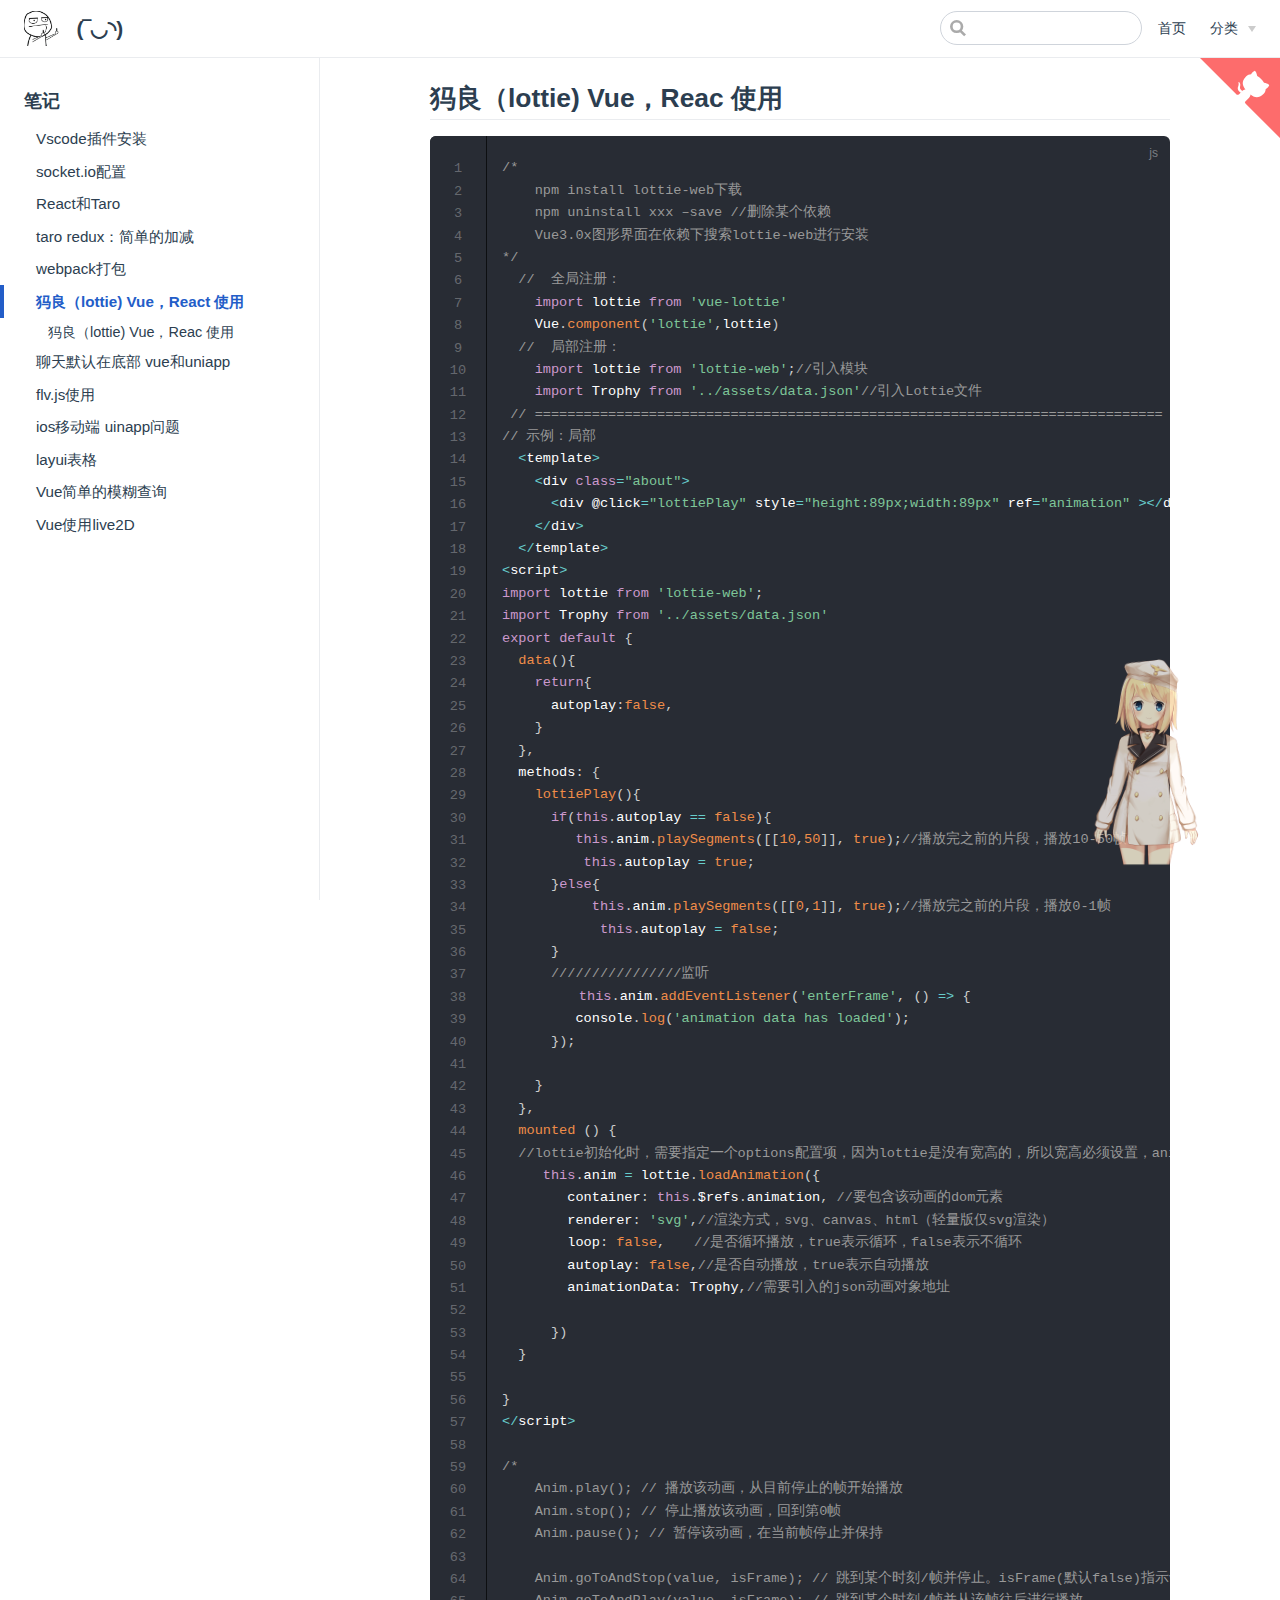
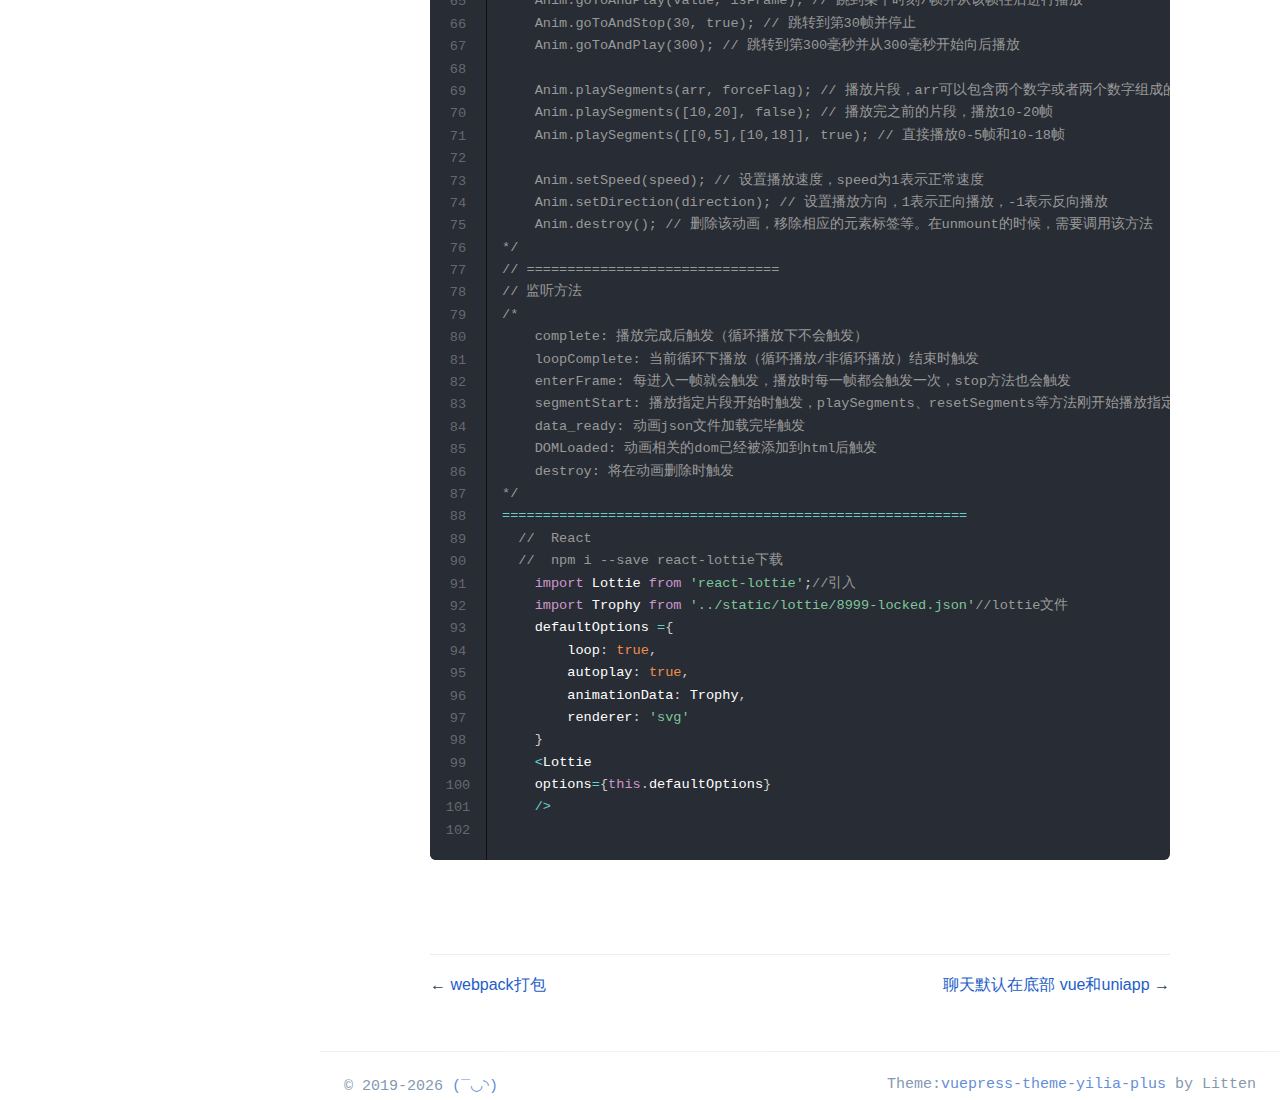
<file: pages/folder1/test7.html>
<!DOCTYPE html>
<html lang="en-US">
  <head>
    <meta charset="utf-8">
    <meta name="viewport" content="width=device-width,initial-scale=1">
    <title>犸良（lottie) Vue，Reac 使用 | (‾◡◝)</title>
    <meta name="description" content="前端筆記">
    <link rel="icon" href="/egg.png">
    
    <link rel="preload" href="/assets/css/0.styles.23701d8c.css" as="style"><link rel="preload" href="/assets/js/app.9f5aa10d.js" as="script"><link rel="preload" href="/assets/js/2.6d17029b.js" as="script"><link rel="preload" href="/assets/js/18.3dcca08e.js" as="script"><link rel="prefetch" href="/assets/js/10.1aba0b98.js"><link rel="prefetch" href="/assets/js/11.0a4666a8.js"><link rel="prefetch" href="/assets/js/12.7eda2a22.js"><link rel="prefetch" href="/assets/js/13.585b74c1.js"><link rel="prefetch" href="/assets/js/14.645abc41.js"><link rel="prefetch" href="/assets/js/15.b85d4c28.js"><link rel="prefetch" href="/assets/js/16.4c7a1d65.js"><link rel="prefetch" href="/assets/js/17.3961f96d.js"><link rel="prefetch" href="/assets/js/19.7f9ca7f6.js"><link rel="prefetch" href="/assets/js/20.60a11185.js"><link rel="prefetch" href="/assets/js/21.cf5fa1a7.js"><link rel="prefetch" href="/assets/js/3.a5f7a944.js"><link rel="prefetch" href="/assets/js/4.6babd2eb.js"><link rel="prefetch" href="/assets/js/5.6cb7d092.js"><link rel="prefetch" href="/assets/js/6.7a943379.js"><link rel="prefetch" href="/assets/js/7.187bdcb3.js"><link rel="prefetch" href="/assets/js/8.5fdac94d.js"><link rel="prefetch" href="/assets/js/9.511de702.js">
    <link rel="stylesheet" href="/assets/css/0.styles.23701d8c.css">
  </head>
  <body>
    <div id="app" data-server-rendered="true"><main><main slot="sidebar-top"><a href="https://github.com/JoeyBling/vuepress-theme-yilia-plus" aria-label="View source on GitHub" target="_blank" class="github-corner"><svg width="80" height="80" viewBox="0 0 250 250" aria-hidden="true"><path d="M0,0 L115,115 L130,115 L142,142 L250,250 L250,0 Z"></path> <path d="M128.3,109.0 C113.8,99.7 119.0,89.6 119.0,89.6 C122.0,82.7 120.5,78.6 120.5,78.6 C119.2,72.0 123.4,76.3 123.4,76.3 C127.3,80.9 125.5,87.3 125.5,87.3 C122.9,97.6 130.6,101.9 134.4,103.2" fill="currentColor" class="octo-arm" style="transform-origin: 130px 106px;"></path> <path d="M115.0,115.0 C114.9,115.1 118.7,116.5 119.8,115.4 L133.7,101.6 C136.9,99.2 139.9,98.4 142.2,98.6 C133.8,88.0 127.5,74.4 143.8,58.0 C148.5,53.4 154.0,51.2 159.7,51.0 C160.3,49.4 163.2,43.6 171.4,40.1 C171.4,40.1 176.1,42.5 178.8,56.2 C183.1,58.6 187.2,61.8 190.9,65.4 C194.5,69.0 197.7,73.2 200.1,77.6 C213.8,80.2 216.3,84.9 216.3,84.9 C212.7,93.1 206.9,96.0 205.4,96.6 C205.1,102.4 203.0,107.8 198.3,112.5 C181.9,128.9 168.3,122.5 157.7,114.1 C157.9,116.9 156.7,120.9 152.7,124.9 L141.0,136.5 C139.8,137.7 141.6,141.9 141.8,141.8 Z" fill="currentColor" class="octo-body"></path></svg></a></main> <div class="theme-container"><header class="navbar"><div class="sidebar-button"><svg xmlns="http://www.w3.org/2000/svg" aria-hidden="true" role="img" viewBox="0 0 448 512" class="icon"><path fill="currentColor" d="M436 124H12c-6.627 0-12-5.373-12-12V80c0-6.627 5.373-12 12-12h424c6.627 0 12 5.373 12 12v32c0 6.627-5.373 12-12 12zm0 160H12c-6.627 0-12-5.373-12-12v-32c0-6.627 5.373-12 12-12h424c6.627 0 12 5.373 12 12v32c0 6.627-5.373 12-12 12zm0 160H12c-6.627 0-12-5.373-12-12v-32c0-6.627 5.373-12 12-12h424c6.627 0 12 5.373 12 12v32c0 6.627-5.373 12-12 12z"></path></svg></div> <a href="/" class="home-link router-link-active"><img src="/egg.png" alt="(‾◡◝)" class="logo"> <span class="site-name can-hide">(‾◡◝)</span></a> <div class="links"><div class="search-box"><input aria-label="Search" autocomplete="off" spellcheck="false" value=""> <!----></div> <nav class="nav-links can-hide"><div class="nav-item"><a href="/" class="nav-link">首页</a></div><div class="nav-item"><div class="dropdown-wrapper"><button type="button" aria-label="分类" class="dropdown-title"><span class="title">分类</span> <span class="arrow right"></span></button> <ul class="nav-dropdown" style="display:none;"><li class="dropdown-item"><!----> <a href="/pages/folder1/test1.html" class="nav-link">文章</a></li></ul></div></div> <!----></nav></div></header> <div class="sidebar-mask"></div> <aside class="sidebar"><nav class="nav-links"><div class="nav-item"><a href="/" class="nav-link">首页</a></div><div class="nav-item"><div class="dropdown-wrapper"><button type="button" aria-label="分类" class="dropdown-title"><span class="title">分类</span> <span class="arrow right"></span></button> <ul class="nav-dropdown" style="display:none;"><li class="dropdown-item"><!----> <a href="/pages/folder1/test1.html" class="nav-link">文章</a></li></ul></div></div> <!----></nav>  <ul class="sidebar-links"><li><section class="sidebar-group depth-0"><p class="sidebar-heading open"><span>笔记</span> <!----></p> <ul class="sidebar-links sidebar-group-items"><li><a href="/pages/folder1/test4.html" class="sidebar-link">Vscode插件安装</a></li><li><a href="/pages/folder1/test1.html" class="sidebar-link">socket.io配置</a></li><li><a href="/pages/folder1/test3.html" class="sidebar-link">React和Taro</a></li><li><a href="/pages/folder1/test5.html" class="sidebar-link">taro redux：简单的加减</a></li><li><a href="/pages/folder1/test6.html" class="sidebar-link">webpack打包</a></li><li><a href="/pages/folder1/test7.html" class="active sidebar-link">犸良（lottie) Vue，React 使用</a><ul class="sidebar-sub-headers"><li class="sidebar-sub-header"><a href="/pages/folder1/test7.html#犸良（lottie-vue，reac-使用" class="sidebar-link">犸良（lottie) Vue，Reac 使用</a></li></ul></li><li><a href="/pages/folder1/test8.html" class="sidebar-link">聊天默认在底部 vue和uniapp</a></li><li><a href="/pages/folder1/test9.html" class="sidebar-link">flv.js使用</a></li><li><a href="/pages/folder1/test10.html" class="sidebar-link">ios移动端 uinapp问题</a></li><li><a href="/pages/folder1/test11.html" class="sidebar-link">layui表格</a></li><li><a href="/pages/folder1/test12.html" class="sidebar-link">Vue简单的模糊查询</a></li><li><a href="/pages/folder1/test13.html" class="sidebar-link">Vue使用live2D</a></li></ul></section></li></ul> </aside> <main class="page"> <div class="theme-default-content content__default"><h2 id="犸良（lottie-vue，reac-使用"><a href="#犸良（lottie-vue，reac-使用" class="header-anchor">#</a> 犸良（lottie) Vue，Reac 使用</h2> <div class="language-js line-numbers-mode"><pre class="language-js"><code><span class="token comment">/*
    npm install lottie-web下载
    npm uninstall xxx –save //删除某个依赖
    Vue3.0x图形界面在依赖下搜索lottie-web进行安装
*/</span>
  <span class="token comment">//  全局注册：</span>
    <span class="token keyword">import</span> lottie <span class="token keyword">from</span> <span class="token string">'vue-lottie'</span>
    Vue<span class="token punctuation">.</span><span class="token function">component</span><span class="token punctuation">(</span><span class="token string">'lottie'</span><span class="token punctuation">,</span>lottie<span class="token punctuation">)</span>
  <span class="token comment">//  局部注册：</span>
    <span class="token keyword">import</span> lottie <span class="token keyword">from</span> <span class="token string">'lottie-web'</span><span class="token punctuation">;</span><span class="token comment">//引入模块</span>
    <span class="token keyword">import</span> Trophy <span class="token keyword">from</span> <span class="token string">'../assets/data.json'</span><span class="token comment">//引入Lottie文件</span>
 <span class="token comment">// =============================================================================</span>
<span class="token comment">// 示例：局部</span>
  <span class="token operator">&lt;</span>template<span class="token operator">&gt;</span>
    <span class="token operator">&lt;</span>div <span class="token keyword">class</span><span class="token operator">=</span><span class="token string">&quot;about&quot;</span><span class="token operator">&gt;</span>
      <span class="token operator">&lt;</span>div @click<span class="token operator">=</span><span class="token string">&quot;lottiePlay&quot;</span> style<span class="token operator">=</span><span class="token string">&quot;height:89px;width:89px&quot;</span> ref<span class="token operator">=</span><span class="token string">&quot;animation&quot;</span> <span class="token operator">&gt;</span><span class="token operator">&lt;</span><span class="token operator">/</span>div<span class="token operator">&gt;</span>
    <span class="token operator">&lt;</span><span class="token operator">/</span>div<span class="token operator">&gt;</span>
  <span class="token operator">&lt;</span><span class="token operator">/</span>template<span class="token operator">&gt;</span>	
<span class="token operator">&lt;</span>script<span class="token operator">&gt;</span>
<span class="token keyword">import</span> lottie <span class="token keyword">from</span> <span class="token string">'lottie-web'</span><span class="token punctuation">;</span>
<span class="token keyword">import</span> Trophy <span class="token keyword">from</span> <span class="token string">'../assets/data.json'</span>
<span class="token keyword">export</span> <span class="token keyword">default</span> <span class="token punctuation">{</span>
  <span class="token function">data</span><span class="token punctuation">(</span><span class="token punctuation">)</span><span class="token punctuation">{</span>
    <span class="token keyword">return</span><span class="token punctuation">{</span>
      autoplay<span class="token punctuation">:</span><span class="token boolean">false</span><span class="token punctuation">,</span>
    <span class="token punctuation">}</span>
  <span class="token punctuation">}</span><span class="token punctuation">,</span>
  methods<span class="token punctuation">:</span> <span class="token punctuation">{</span>
    <span class="token function">lottiePlay</span><span class="token punctuation">(</span><span class="token punctuation">)</span><span class="token punctuation">{</span>
      <span class="token keyword">if</span><span class="token punctuation">(</span><span class="token keyword">this</span><span class="token punctuation">.</span>autoplay <span class="token operator">==</span> <span class="token boolean">false</span><span class="token punctuation">)</span><span class="token punctuation">{</span>
         <span class="token keyword">this</span><span class="token punctuation">.</span>anim<span class="token punctuation">.</span><span class="token function">playSegments</span><span class="token punctuation">(</span><span class="token punctuation">[</span><span class="token punctuation">[</span><span class="token number">10</span><span class="token punctuation">,</span><span class="token number">50</span><span class="token punctuation">]</span><span class="token punctuation">]</span><span class="token punctuation">,</span> <span class="token boolean">true</span><span class="token punctuation">)</span><span class="token punctuation">;</span><span class="token comment">//播放完之前的片段，播放10-50帧</span>
          <span class="token keyword">this</span><span class="token punctuation">.</span>autoplay <span class="token operator">=</span> <span class="token boolean">true</span><span class="token punctuation">;</span>
      <span class="token punctuation">}</span><span class="token keyword">else</span><span class="token punctuation">{</span>
           <span class="token keyword">this</span><span class="token punctuation">.</span>anim<span class="token punctuation">.</span><span class="token function">playSegments</span><span class="token punctuation">(</span><span class="token punctuation">[</span><span class="token punctuation">[</span><span class="token number">0</span><span class="token punctuation">,</span><span class="token number">1</span><span class="token punctuation">]</span><span class="token punctuation">]</span><span class="token punctuation">,</span> <span class="token boolean">true</span><span class="token punctuation">)</span><span class="token punctuation">;</span><span class="token comment">//播放完之前的片段，播放0-1帧</span>
            <span class="token keyword">this</span><span class="token punctuation">.</span>autoplay <span class="token operator">=</span> <span class="token boolean">false</span><span class="token punctuation">;</span>
      <span class="token punctuation">}</span>
      <span class="token comment">////////////////监听</span>
 		<span class="token keyword">this</span><span class="token punctuation">.</span>anim<span class="token punctuation">.</span><span class="token function">addEventListener</span><span class="token punctuation">(</span><span class="token string">'enterFrame'</span><span class="token punctuation">,</span> <span class="token punctuation">(</span><span class="token punctuation">)</span> <span class="token operator">=&gt;</span> <span class="token punctuation">{</span>
         console<span class="token punctuation">.</span><span class="token function">log</span><span class="token punctuation">(</span><span class="token string">'animation data has loaded'</span><span class="token punctuation">)</span><span class="token punctuation">;</span>
      <span class="token punctuation">}</span><span class="token punctuation">)</span><span class="token punctuation">;</span>

    <span class="token punctuation">}</span>
  <span class="token punctuation">}</span><span class="token punctuation">,</span>
  <span class="token function">mounted</span> <span class="token punctuation">(</span><span class="token punctuation">)</span> <span class="token punctuation">{</span>
  <span class="token comment">//lottie初始化时，需要指定一个options配置项，因为lottie是没有宽高的，所以宽高必须设置，animCreated方法用于创建lottie动画，它的方法返回一个anim对象，里面包含这个动画的所有属性。我们可以根据它返回的这个对象，来对lottie动画做一系列的控制</span>
     <span class="token keyword">this</span><span class="token punctuation">.</span>anim <span class="token operator">=</span> lottie<span class="token punctuation">.</span><span class="token function">loadAnimation</span><span class="token punctuation">(</span><span class="token punctuation">{</span>
        container<span class="token punctuation">:</span> <span class="token keyword">this</span><span class="token punctuation">.</span>$refs<span class="token punctuation">.</span>animation<span class="token punctuation">,</span> <span class="token comment">//要包含该动画的dom元素</span>
        renderer<span class="token punctuation">:</span> <span class="token string">'svg'</span><span class="token punctuation">,</span><span class="token comment">//渲染方式，svg、canvas、html（轻量版仅svg渲染）</span>
        loop<span class="token punctuation">:</span> <span class="token boolean">false</span><span class="token punctuation">,</span>	<span class="token comment">//是否循环播放，true表示循环，false表示不循环</span>
        autoplay<span class="token punctuation">:</span> <span class="token boolean">false</span><span class="token punctuation">,</span><span class="token comment">//是否自动播放，true表示自动播放</span>
        animationData<span class="token punctuation">:</span> Trophy<span class="token punctuation">,</span><span class="token comment">//需要引入的json动画对象地址</span>
        
      <span class="token punctuation">}</span><span class="token punctuation">)</span>
  <span class="token punctuation">}</span>
  
<span class="token punctuation">}</span>
<span class="token operator">&lt;</span><span class="token operator">/</span>script<span class="token operator">&gt;</span>

<span class="token comment">/*
    Anim.play(); // 播放该动画，从目前停止的帧开始播放
    Anim.stop(); // 停止播放该动画，回到第0帧
    Anim.pause(); // 暂停该动画，在当前帧停止并保持
    
    Anim.goToAndStop(value, isFrame); // 跳到某个时刻/帧并停止。isFrame(默认false)指示value表示帧还是时间(毫秒)
    Anim.goToAndPlay(value, isFrame); // 跳到某个时刻/帧并从该帧往后进行播放
    Anim.goToAndStop(30, true); // 跳转到第30帧并停止
    Anim.goToAndPlay(300); // 跳转到第300毫秒并从300毫秒开始向后播放
    
    Anim.playSegments(arr, forceFlag); // 播放片段，arr可以包含两个数字或者两个数字组成的数组，forceFlag表示是否立即强制播放该片段，如果是false则需等前一个动画结束后开始播放，如果是true，则立即开始播放
    Anim.playSegments([10,20], false); // 播放完之前的片段，播放10-20帧
    Anim.playSegments([[0,5],[10,18]], true); // 直接播放0-5帧和10-18帧
    
    Anim.setSpeed(speed); // 设置播放速度，speed为1表示正常速度
    Anim.setDirection(direction); // 设置播放方向，1表示正向播放，-1表示反向播放
    Anim.destroy(); // 删除该动画，移除相应的元素标签等。在unmount的时候，需要调用该方法
*/</span>
<span class="token comment">// ===============================</span>
<span class="token comment">// 监听方法</span>
<span class="token comment">/*
    complete: 播放完成后触发（循环播放下不会触发）
    loopComplete: 当前循环下播放（循环播放/非循环播放）结束时触发
    enterFrame: 每进入一帧就会触发，播放时每一帧都会触发一次，stop方法也会触发
    segmentStart: 播放指定片段开始时触发，playSegments、resetSegments等方法刚开始播放指定片段时会发出，如果playSegments播放多个片段，多个片段最开始都会触发。
    data_ready: 动画json文件加载完毕触发
    DOMLoaded: 动画相关的dom已经被添加到html后触发
    destroy: 将在动画删除时触发
*/</span>
<span class="token operator">===</span><span class="token operator">===</span><span class="token operator">===</span><span class="token operator">===</span><span class="token operator">===</span><span class="token operator">===</span><span class="token operator">===</span><span class="token operator">===</span><span class="token operator">===</span><span class="token operator">===</span><span class="token operator">===</span><span class="token operator">===</span><span class="token operator">===</span><span class="token operator">===</span><span class="token operator">===</span><span class="token operator">===</span><span class="token operator">===</span><span class="token operator">===</span><span class="token operator">===</span>
  <span class="token comment">//  React</span>
  <span class="token comment">//  npm i --save react-lottie下载</span>
    <span class="token keyword">import</span> Lottie <span class="token keyword">from</span> <span class="token string">'react-lottie'</span><span class="token punctuation">;</span><span class="token comment">//引入</span>
    <span class="token keyword">import</span> Trophy <span class="token keyword">from</span> <span class="token string">'../static/lottie/8999-locked.json'</span><span class="token comment">//lottie文件</span>
    defaultOptions <span class="token operator">=</span><span class="token punctuation">{</span>
        loop<span class="token punctuation">:</span> <span class="token boolean">true</span><span class="token punctuation">,</span>
        autoplay<span class="token punctuation">:</span> <span class="token boolean">true</span><span class="token punctuation">,</span>
        animationData<span class="token punctuation">:</span> Trophy<span class="token punctuation">,</span>
        renderer<span class="token punctuation">:</span> <span class="token string">'svg'</span>
    <span class="token punctuation">}</span>
    <span class="token operator">&lt;</span>Lottie 
    options<span class="token operator">=</span><span class="token punctuation">{</span><span class="token keyword">this</span><span class="token punctuation">.</span>defaultOptions<span class="token punctuation">}</span>
    <span class="token operator">/</span><span class="token operator">&gt;</span>

</code></pre> <div class="line-numbers-wrapper"><span class="line-number">1</span><br><span class="line-number">2</span><br><span class="line-number">3</span><br><span class="line-number">4</span><br><span class="line-number">5</span><br><span class="line-number">6</span><br><span class="line-number">7</span><br><span class="line-number">8</span><br><span class="line-number">9</span><br><span class="line-number">10</span><br><span class="line-number">11</span><br><span class="line-number">12</span><br><span class="line-number">13</span><br><span class="line-number">14</span><br><span class="line-number">15</span><br><span class="line-number">16</span><br><span class="line-number">17</span><br><span class="line-number">18</span><br><span class="line-number">19</span><br><span class="line-number">20</span><br><span class="line-number">21</span><br><span class="line-number">22</span><br><span class="line-number">23</span><br><span class="line-number">24</span><br><span class="line-number">25</span><br><span class="line-number">26</span><br><span class="line-number">27</span><br><span class="line-number">28</span><br><span class="line-number">29</span><br><span class="line-number">30</span><br><span class="line-number">31</span><br><span class="line-number">32</span><br><span class="line-number">33</span><br><span class="line-number">34</span><br><span class="line-number">35</span><br><span class="line-number">36</span><br><span class="line-number">37</span><br><span class="line-number">38</span><br><span class="line-number">39</span><br><span class="line-number">40</span><br><span class="line-number">41</span><br><span class="line-number">42</span><br><span class="line-number">43</span><br><span class="line-number">44</span><br><span class="line-number">45</span><br><span class="line-number">46</span><br><span class="line-number">47</span><br><span class="line-number">48</span><br><span class="line-number">49</span><br><span class="line-number">50</span><br><span class="line-number">51</span><br><span class="line-number">52</span><br><span class="line-number">53</span><br><span class="line-number">54</span><br><span class="line-number">55</span><br><span class="line-number">56</span><br><span class="line-number">57</span><br><span class="line-number">58</span><br><span class="line-number">59</span><br><span class="line-number">60</span><br><span class="line-number">61</span><br><span class="line-number">62</span><br><span class="line-number">63</span><br><span class="line-number">64</span><br><span class="line-number">65</span><br><span class="line-number">66</span><br><span class="line-number">67</span><br><span class="line-number">68</span><br><span class="line-number">69</span><br><span class="line-number">70</span><br><span class="line-number">71</span><br><span class="line-number">72</span><br><span class="line-number">73</span><br><span class="line-number">74</span><br><span class="line-number">75</span><br><span class="line-number">76</span><br><span class="line-number">77</span><br><span class="line-number">78</span><br><span class="line-number">79</span><br><span class="line-number">80</span><br><span class="line-number">81</span><br><span class="line-number">82</span><br><span class="line-number">83</span><br><span class="line-number">84</span><br><span class="line-number">85</span><br><span class="line-number">86</span><br><span class="line-number">87</span><br><span class="line-number">88</span><br><span class="line-number">89</span><br><span class="line-number">90</span><br><span class="line-number">91</span><br><span class="line-number">92</span><br><span class="line-number">93</span><br><span class="line-number">94</span><br><span class="line-number">95</span><br><span class="line-number">96</span><br><span class="line-number">97</span><br><span class="line-number">98</span><br><span class="line-number">99</span><br><span class="line-number">100</span><br><span class="line-number">101</span><br><span class="line-number">102</span><br></div></div></div> <footer class="page-edit"><!----> <!----></footer> <div class="page-nav"><p class="inner"><span class="prev">
      ←
      <a href="/pages/folder1/test6.html" class="prev">webpack打包</a></span> <span class="next"><a href="/pages/folder1/test8.html">聊天默认在底部 vue和uniapp</a>
      →
    </span></p></div> </main></div> <div class="footer" data-v-35b17a59><div id="footer-info" data-v-35b17a59><div class="footer-left" data-v-35b17a59>
      © 2019
      <span data-v-35b17a59><a href="https://github.com/Jeanne-run" target="_blank">(‾◡◝)</a></span></div> <div class="footer-right" data-v-35b17a59>Theme:<a href="https://github.com/JoeyBling/vuepress-theme-yilia-plus" target="_blank">vuepress-theme-yilia-plus</a> by Litten</div></div> <!----></div></main><div class="global-ui"><div id="live2d-widget" class="live2d-widget-container" style="position:fixed;right:65px;bottom:0px;width:135px;height:300px;z-index:99999;opacity:0.8;pointer-events:none;"><canvas id="live2dcanvas" width="135" height="300" class="live2dcanvas" style="position:absolute;left:0px;top:0px;width:135px;height:300px;"></canvas></div></div></div>
    <script src="/assets/js/app.9f5aa10d.js" defer></script><script src="/assets/js/2.6d17029b.js" defer></script><script src="/assets/js/18.3dcca08e.js" defer></script>
  </body>
</html>
</file>
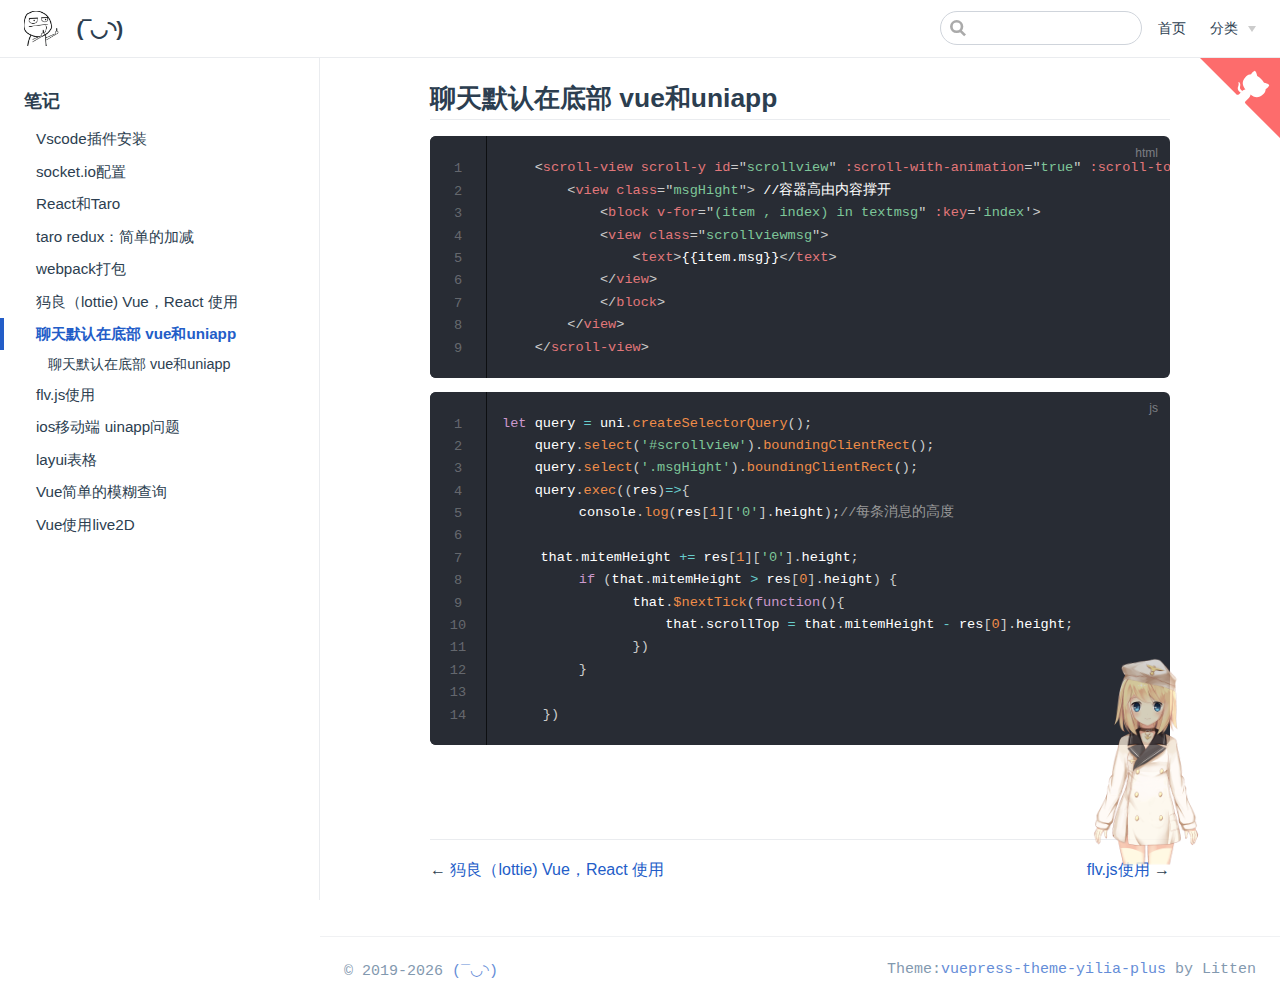
<file: pages/folder1/test8.html>
<!DOCTYPE html>
<html lang="en-US">
  <head>
    <meta charset="utf-8">
    <meta name="viewport" content="width=device-width,initial-scale=1">
    <title>聊天默认在底部 vue和uniapp | (‾◡◝)</title>
    <meta name="description" content="前端筆記">
    <link rel="icon" href="/egg.png">
    
    <link rel="preload" href="/assets/css/0.styles.23701d8c.css" as="style"><link rel="preload" href="/assets/js/app.9f5aa10d.js" as="script"><link rel="preload" href="/assets/js/2.6d17029b.js" as="script"><link rel="preload" href="/assets/js/19.7f9ca7f6.js" as="script"><link rel="prefetch" href="/assets/js/10.1aba0b98.js"><link rel="prefetch" href="/assets/js/11.0a4666a8.js"><link rel="prefetch" href="/assets/js/12.7eda2a22.js"><link rel="prefetch" href="/assets/js/13.585b74c1.js"><link rel="prefetch" href="/assets/js/14.645abc41.js"><link rel="prefetch" href="/assets/js/15.b85d4c28.js"><link rel="prefetch" href="/assets/js/16.4c7a1d65.js"><link rel="prefetch" href="/assets/js/17.3961f96d.js"><link rel="prefetch" href="/assets/js/18.3dcca08e.js"><link rel="prefetch" href="/assets/js/20.60a11185.js"><link rel="prefetch" href="/assets/js/21.cf5fa1a7.js"><link rel="prefetch" href="/assets/js/3.a5f7a944.js"><link rel="prefetch" href="/assets/js/4.6babd2eb.js"><link rel="prefetch" href="/assets/js/5.6cb7d092.js"><link rel="prefetch" href="/assets/js/6.7a943379.js"><link rel="prefetch" href="/assets/js/7.187bdcb3.js"><link rel="prefetch" href="/assets/js/8.5fdac94d.js"><link rel="prefetch" href="/assets/js/9.511de702.js">
    <link rel="stylesheet" href="/assets/css/0.styles.23701d8c.css">
  </head>
  <body>
    <div id="app" data-server-rendered="true"><main><main slot="sidebar-top"><a href="https://github.com/JoeyBling/vuepress-theme-yilia-plus" aria-label="View source on GitHub" target="_blank" class="github-corner"><svg width="80" height="80" viewBox="0 0 250 250" aria-hidden="true"><path d="M0,0 L115,115 L130,115 L142,142 L250,250 L250,0 Z"></path> <path d="M128.3,109.0 C113.8,99.7 119.0,89.6 119.0,89.6 C122.0,82.7 120.5,78.6 120.5,78.6 C119.2,72.0 123.4,76.3 123.4,76.3 C127.3,80.9 125.5,87.3 125.5,87.3 C122.9,97.6 130.6,101.9 134.4,103.2" fill="currentColor" class="octo-arm" style="transform-origin: 130px 106px;"></path> <path d="M115.0,115.0 C114.9,115.1 118.7,116.5 119.8,115.4 L133.7,101.6 C136.9,99.2 139.9,98.4 142.2,98.6 C133.8,88.0 127.5,74.4 143.8,58.0 C148.5,53.4 154.0,51.2 159.7,51.0 C160.3,49.4 163.2,43.6 171.4,40.1 C171.4,40.1 176.1,42.5 178.8,56.2 C183.1,58.6 187.2,61.8 190.9,65.4 C194.5,69.0 197.7,73.2 200.1,77.6 C213.8,80.2 216.3,84.9 216.3,84.9 C212.7,93.1 206.9,96.0 205.4,96.6 C205.1,102.4 203.0,107.8 198.3,112.5 C181.9,128.9 168.3,122.5 157.7,114.1 C157.9,116.9 156.7,120.9 152.7,124.9 L141.0,136.5 C139.8,137.7 141.6,141.9 141.8,141.8 Z" fill="currentColor" class="octo-body"></path></svg></a></main> <div class="theme-container"><header class="navbar"><div class="sidebar-button"><svg xmlns="http://www.w3.org/2000/svg" aria-hidden="true" role="img" viewBox="0 0 448 512" class="icon"><path fill="currentColor" d="M436 124H12c-6.627 0-12-5.373-12-12V80c0-6.627 5.373-12 12-12h424c6.627 0 12 5.373 12 12v32c0 6.627-5.373 12-12 12zm0 160H12c-6.627 0-12-5.373-12-12v-32c0-6.627 5.373-12 12-12h424c6.627 0 12 5.373 12 12v32c0 6.627-5.373 12-12 12zm0 160H12c-6.627 0-12-5.373-12-12v-32c0-6.627 5.373-12 12-12h424c6.627 0 12 5.373 12 12v32c0 6.627-5.373 12-12 12z"></path></svg></div> <a href="/" class="home-link router-link-active"><img src="/egg.png" alt="(‾◡◝)" class="logo"> <span class="site-name can-hide">(‾◡◝)</span></a> <div class="links"><div class="search-box"><input aria-label="Search" autocomplete="off" spellcheck="false" value=""> <!----></div> <nav class="nav-links can-hide"><div class="nav-item"><a href="/" class="nav-link">首页</a></div><div class="nav-item"><div class="dropdown-wrapper"><button type="button" aria-label="分类" class="dropdown-title"><span class="title">分类</span> <span class="arrow right"></span></button> <ul class="nav-dropdown" style="display:none;"><li class="dropdown-item"><!----> <a href="/pages/folder1/test1.html" class="nav-link">文章</a></li></ul></div></div> <!----></nav></div></header> <div class="sidebar-mask"></div> <aside class="sidebar"><nav class="nav-links"><div class="nav-item"><a href="/" class="nav-link">首页</a></div><div class="nav-item"><div class="dropdown-wrapper"><button type="button" aria-label="分类" class="dropdown-title"><span class="title">分类</span> <span class="arrow right"></span></button> <ul class="nav-dropdown" style="display:none;"><li class="dropdown-item"><!----> <a href="/pages/folder1/test1.html" class="nav-link">文章</a></li></ul></div></div> <!----></nav>  <ul class="sidebar-links"><li><section class="sidebar-group depth-0"><p class="sidebar-heading open"><span>笔记</span> <!----></p> <ul class="sidebar-links sidebar-group-items"><li><a href="/pages/folder1/test4.html" class="sidebar-link">Vscode插件安装</a></li><li><a href="/pages/folder1/test1.html" class="sidebar-link">socket.io配置</a></li><li><a href="/pages/folder1/test3.html" class="sidebar-link">React和Taro</a></li><li><a href="/pages/folder1/test5.html" class="sidebar-link">taro redux：简单的加减</a></li><li><a href="/pages/folder1/test6.html" class="sidebar-link">webpack打包</a></li><li><a href="/pages/folder1/test7.html" class="sidebar-link">犸良（lottie) Vue，React 使用</a></li><li><a href="/pages/folder1/test8.html" class="active sidebar-link">聊天默认在底部 vue和uniapp</a><ul class="sidebar-sub-headers"><li class="sidebar-sub-header"><a href="/pages/folder1/test8.html#聊天默认在底部-vue和uniapp" class="sidebar-link">聊天默认在底部 vue和uniapp</a></li></ul></li><li><a href="/pages/folder1/test9.html" class="sidebar-link">flv.js使用</a></li><li><a href="/pages/folder1/test10.html" class="sidebar-link">ios移动端 uinapp问题</a></li><li><a href="/pages/folder1/test11.html" class="sidebar-link">layui表格</a></li><li><a href="/pages/folder1/test12.html" class="sidebar-link">Vue简单的模糊查询</a></li><li><a href="/pages/folder1/test13.html" class="sidebar-link">Vue使用live2D</a></li></ul></section></li></ul> </aside> <main class="page"> <div class="theme-default-content content__default"><h2 id="聊天默认在底部-vue和uniapp"><a href="#聊天默认在底部-vue和uniapp" class="header-anchor">#</a> 聊天默认在底部 vue和uniapp</h2> <div class="language-html line-numbers-mode"><pre class="language-html"><code>    <span class="token tag"><span class="token tag"><span class="token punctuation">&lt;</span>scroll-view</span> <span class="token attr-name">scroll-y</span> <span class="token attr-name">id</span><span class="token attr-value"><span class="token punctuation">=</span><span class="token punctuation">&quot;</span>scrollview<span class="token punctuation">&quot;</span></span> <span class="token attr-name">:scroll-with-animation</span><span class="token attr-value"><span class="token punctuation">=</span><span class="token punctuation">&quot;</span>true<span class="token punctuation">&quot;</span></span> <span class="token attr-name">:scroll-top</span><span class="token attr-value"><span class="token punctuation">=</span><span class="token punctuation">&quot;</span>scrollTop<span class="token punctuation">&quot;</span></span><span class="token punctuation">&gt;</span></span>//scrollTop定位显示
        <span class="token tag"><span class="token tag"><span class="token punctuation">&lt;</span>view</span> <span class="token attr-name">class</span><span class="token attr-value"><span class="token punctuation">=</span><span class="token punctuation">&quot;</span>msgHight<span class="token punctuation">&quot;</span></span><span class="token punctuation">&gt;</span></span> //容器高由内容撑开
            <span class="token tag"><span class="token tag"><span class="token punctuation">&lt;</span>block</span> <span class="token attr-name">v-for</span><span class="token attr-value"><span class="token punctuation">=</span><span class="token punctuation">&quot;</span>(item , index) in textmsg<span class="token punctuation">&quot;</span></span> <span class="token attr-name">:key</span><span class="token attr-value"><span class="token punctuation">=</span><span class="token punctuation">'</span>index<span class="token punctuation">'</span></span><span class="token punctuation">&gt;</span></span>
            <span class="token tag"><span class="token tag"><span class="token punctuation">&lt;</span>view</span> <span class="token attr-name">class</span><span class="token attr-value"><span class="token punctuation">=</span><span class="token punctuation">&quot;</span>scrollviewmsg<span class="token punctuation">&quot;</span></span><span class="token punctuation">&gt;</span></span>
                <span class="token tag"><span class="token tag"><span class="token punctuation">&lt;</span>text</span><span class="token punctuation">&gt;</span></span>{{item.msg}}<span class="token tag"><span class="token tag"><span class="token punctuation">&lt;/</span>text</span><span class="token punctuation">&gt;</span></span>
            <span class="token tag"><span class="token tag"><span class="token punctuation">&lt;/</span>view</span><span class="token punctuation">&gt;</span></span>
            <span class="token tag"><span class="token tag"><span class="token punctuation">&lt;/</span>block</span><span class="token punctuation">&gt;</span></span>
        <span class="token tag"><span class="token tag"><span class="token punctuation">&lt;/</span>view</span><span class="token punctuation">&gt;</span></span>
    <span class="token tag"><span class="token tag"><span class="token punctuation">&lt;/</span>scroll-view</span><span class="token punctuation">&gt;</span></span>
</code></pre> <div class="line-numbers-wrapper"><span class="line-number">1</span><br><span class="line-number">2</span><br><span class="line-number">3</span><br><span class="line-number">4</span><br><span class="line-number">5</span><br><span class="line-number">6</span><br><span class="line-number">7</span><br><span class="line-number">8</span><br><span class="line-number">9</span><br></div></div><div class="language-js line-numbers-mode"><pre class="language-js"><code><span class="token keyword">let</span> query <span class="token operator">=</span> uni<span class="token punctuation">.</span><span class="token function">createSelectorQuery</span><span class="token punctuation">(</span><span class="token punctuation">)</span><span class="token punctuation">;</span>
    query<span class="token punctuation">.</span><span class="token function">select</span><span class="token punctuation">(</span><span class="token string">'#scrollview'</span><span class="token punctuation">)</span><span class="token punctuation">.</span><span class="token function">boundingClientRect</span><span class="token punctuation">(</span><span class="token punctuation">)</span><span class="token punctuation">;</span>
    query<span class="token punctuation">.</span><span class="token function">select</span><span class="token punctuation">(</span><span class="token string">'.msgHight'</span><span class="token punctuation">)</span><span class="token punctuation">.</span><span class="token function">boundingClientRect</span><span class="token punctuation">(</span><span class="token punctuation">)</span><span class="token punctuation">;</span>
    query<span class="token punctuation">.</span><span class="token function">exec</span><span class="token punctuation">(</span><span class="token punctuation">(</span><span class="token parameter">res</span><span class="token punctuation">)</span><span class="token operator">=&gt;</span><span class="token punctuation">{</span>
		console<span class="token punctuation">.</span><span class="token function">log</span><span class="token punctuation">(</span>res<span class="token punctuation">[</span><span class="token number">1</span><span class="token punctuation">]</span><span class="token punctuation">[</span><span class="token string">'0'</span><span class="token punctuation">]</span><span class="token punctuation">.</span>height<span class="token punctuation">)</span><span class="token punctuation">;</span><span class="token comment">//每条消息的高度</span>

	that<span class="token punctuation">.</span>mitemHeight <span class="token operator">+=</span> res<span class="token punctuation">[</span><span class="token number">1</span><span class="token punctuation">]</span><span class="token punctuation">[</span><span class="token string">'0'</span><span class="token punctuation">]</span><span class="token punctuation">.</span>height<span class="token punctuation">;</span>
		<span class="token keyword">if</span> <span class="token punctuation">(</span>that<span class="token punctuation">.</span>mitemHeight <span class="token operator">&gt;</span> res<span class="token punctuation">[</span><span class="token number">0</span><span class="token punctuation">]</span><span class="token punctuation">.</span>height<span class="token punctuation">)</span> <span class="token punctuation">{</span>
                that<span class="token punctuation">.</span><span class="token function">$nextTick</span><span class="token punctuation">(</span><span class="token keyword">function</span><span class="token punctuation">(</span><span class="token punctuation">)</span><span class="token punctuation">{</span>
                    that<span class="token punctuation">.</span>scrollTop <span class="token operator">=</span> that<span class="token punctuation">.</span>mitemHeight <span class="token operator">-</span> res<span class="token punctuation">[</span><span class="token number">0</span><span class="token punctuation">]</span><span class="token punctuation">.</span>height<span class="token punctuation">;</span>
                <span class="token punctuation">}</span><span class="token punctuation">)</span>
		<span class="token punctuation">}</span>
		
     <span class="token punctuation">}</span><span class="token punctuation">)</span>
</code></pre> <div class="line-numbers-wrapper"><span class="line-number">1</span><br><span class="line-number">2</span><br><span class="line-number">3</span><br><span class="line-number">4</span><br><span class="line-number">5</span><br><span class="line-number">6</span><br><span class="line-number">7</span><br><span class="line-number">8</span><br><span class="line-number">9</span><br><span class="line-number">10</span><br><span class="line-number">11</span><br><span class="line-number">12</span><br><span class="line-number">13</span><br><span class="line-number">14</span><br></div></div></div> <footer class="page-edit"><!----> <!----></footer> <div class="page-nav"><p class="inner"><span class="prev">
      ←
      <a href="/pages/folder1/test7.html" class="prev">犸良（lottie) Vue，React 使用</a></span> <span class="next"><a href="/pages/folder1/test9.html">flv.js使用</a>
      →
    </span></p></div> </main></div> <div class="footer" data-v-35b17a59><div id="footer-info" data-v-35b17a59><div class="footer-left" data-v-35b17a59>
      © 2019
      <span data-v-35b17a59><a href="https://github.com/Jeanne-run" target="_blank">(‾◡◝)</a></span></div> <div class="footer-right" data-v-35b17a59>Theme:<a href="https://github.com/JoeyBling/vuepress-theme-yilia-plus" target="_blank">vuepress-theme-yilia-plus</a> by Litten</div></div> <!----></div></main><div class="global-ui"><div id="live2d-widget" class="live2d-widget-container" style="position:fixed;right:65px;bottom:0px;width:135px;height:300px;z-index:99999;opacity:0.8;pointer-events:none;"><canvas id="live2dcanvas" width="135" height="300" class="live2dcanvas" style="position:absolute;left:0px;top:0px;width:135px;height:300px;"></canvas></div></div></div>
    <script src="/assets/js/app.9f5aa10d.js" defer></script><script src="/assets/js/2.6d17029b.js" defer></script><script src="/assets/js/19.7f9ca7f6.js" defer></script>
  </body>
</html>
</file>
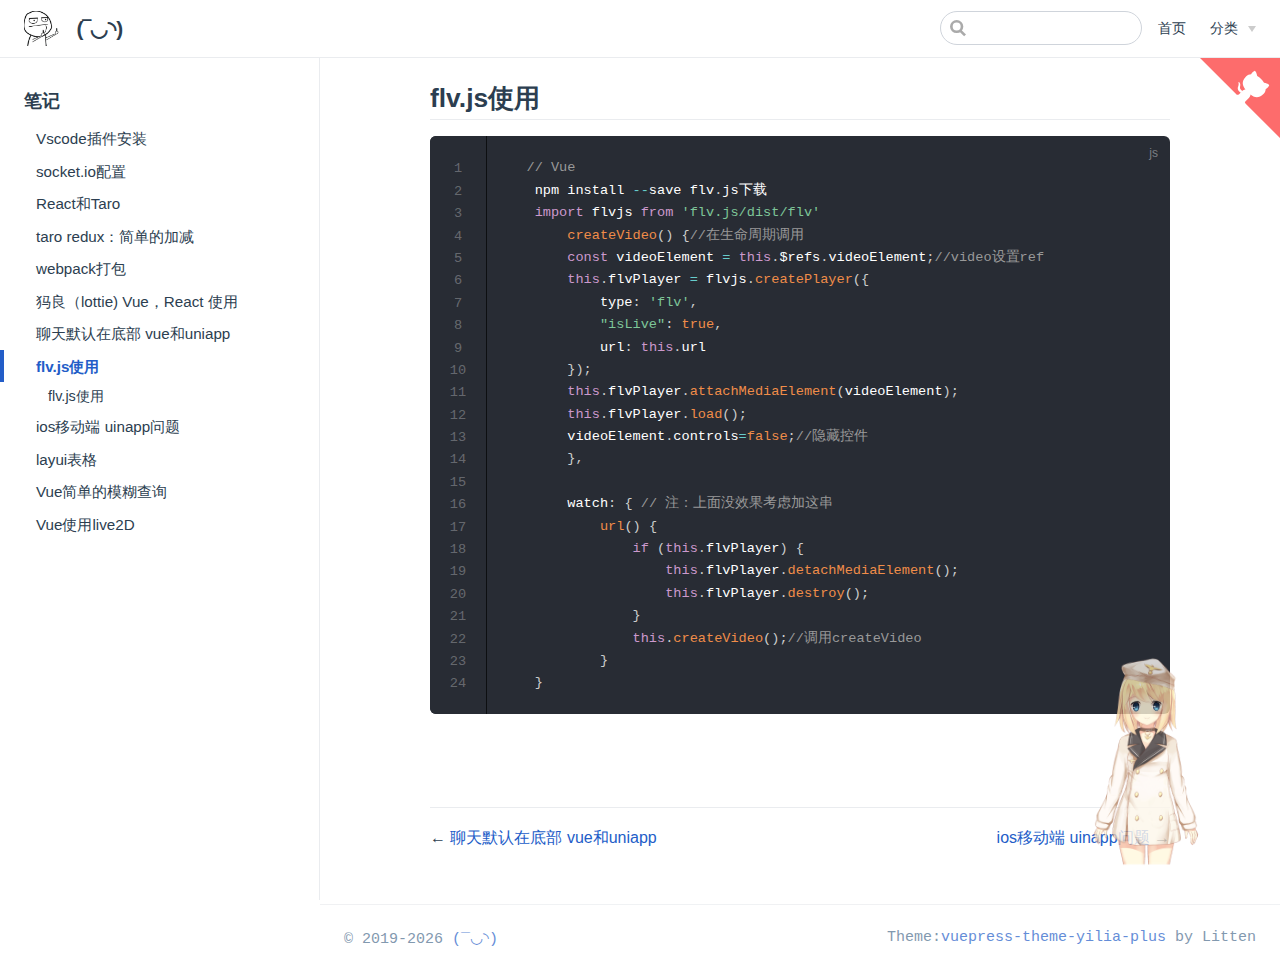
<file: pages/folder1/test9.html>
<!DOCTYPE html>
<html lang="en-US">
  <head>
    <meta charset="utf-8">
    <meta name="viewport" content="width=device-width,initial-scale=1">
    <title>flv.js使用 | (‾◡◝)</title>
    <meta name="description" content="前端筆記">
    <link rel="icon" href="/egg.png">
    
    <link rel="preload" href="/assets/css/0.styles.23701d8c.css" as="style"><link rel="preload" href="/assets/js/app.9f5aa10d.js" as="script"><link rel="preload" href="/assets/js/2.6d17029b.js" as="script"><link rel="preload" href="/assets/js/20.60a11185.js" as="script"><link rel="prefetch" href="/assets/js/10.1aba0b98.js"><link rel="prefetch" href="/assets/js/11.0a4666a8.js"><link rel="prefetch" href="/assets/js/12.7eda2a22.js"><link rel="prefetch" href="/assets/js/13.585b74c1.js"><link rel="prefetch" href="/assets/js/14.645abc41.js"><link rel="prefetch" href="/assets/js/15.b85d4c28.js"><link rel="prefetch" href="/assets/js/16.4c7a1d65.js"><link rel="prefetch" href="/assets/js/17.3961f96d.js"><link rel="prefetch" href="/assets/js/18.3dcca08e.js"><link rel="prefetch" href="/assets/js/19.7f9ca7f6.js"><link rel="prefetch" href="/assets/js/21.cf5fa1a7.js"><link rel="prefetch" href="/assets/js/3.a5f7a944.js"><link rel="prefetch" href="/assets/js/4.6babd2eb.js"><link rel="prefetch" href="/assets/js/5.6cb7d092.js"><link rel="prefetch" href="/assets/js/6.7a943379.js"><link rel="prefetch" href="/assets/js/7.187bdcb3.js"><link rel="prefetch" href="/assets/js/8.5fdac94d.js"><link rel="prefetch" href="/assets/js/9.511de702.js">
    <link rel="stylesheet" href="/assets/css/0.styles.23701d8c.css">
  </head>
  <body>
    <div id="app" data-server-rendered="true"><main><main slot="sidebar-top"><a href="https://github.com/JoeyBling/vuepress-theme-yilia-plus" aria-label="View source on GitHub" target="_blank" class="github-corner"><svg width="80" height="80" viewBox="0 0 250 250" aria-hidden="true"><path d="M0,0 L115,115 L130,115 L142,142 L250,250 L250,0 Z"></path> <path d="M128.3,109.0 C113.8,99.7 119.0,89.6 119.0,89.6 C122.0,82.7 120.5,78.6 120.5,78.6 C119.2,72.0 123.4,76.3 123.4,76.3 C127.3,80.9 125.5,87.3 125.5,87.3 C122.9,97.6 130.6,101.9 134.4,103.2" fill="currentColor" class="octo-arm" style="transform-origin: 130px 106px;"></path> <path d="M115.0,115.0 C114.9,115.1 118.7,116.5 119.8,115.4 L133.7,101.6 C136.9,99.2 139.9,98.4 142.2,98.6 C133.8,88.0 127.5,74.4 143.8,58.0 C148.5,53.4 154.0,51.2 159.7,51.0 C160.3,49.4 163.2,43.6 171.4,40.1 C171.4,40.1 176.1,42.5 178.8,56.2 C183.1,58.6 187.2,61.8 190.9,65.4 C194.5,69.0 197.7,73.2 200.1,77.6 C213.8,80.2 216.3,84.9 216.3,84.9 C212.7,93.1 206.9,96.0 205.4,96.6 C205.1,102.4 203.0,107.8 198.3,112.5 C181.9,128.9 168.3,122.5 157.7,114.1 C157.9,116.9 156.7,120.9 152.7,124.9 L141.0,136.5 C139.8,137.7 141.6,141.9 141.8,141.8 Z" fill="currentColor" class="octo-body"></path></svg></a></main> <div class="theme-container"><header class="navbar"><div class="sidebar-button"><svg xmlns="http://www.w3.org/2000/svg" aria-hidden="true" role="img" viewBox="0 0 448 512" class="icon"><path fill="currentColor" d="M436 124H12c-6.627 0-12-5.373-12-12V80c0-6.627 5.373-12 12-12h424c6.627 0 12 5.373 12 12v32c0 6.627-5.373 12-12 12zm0 160H12c-6.627 0-12-5.373-12-12v-32c0-6.627 5.373-12 12-12h424c6.627 0 12 5.373 12 12v32c0 6.627-5.373 12-12 12zm0 160H12c-6.627 0-12-5.373-12-12v-32c0-6.627 5.373-12 12-12h424c6.627 0 12 5.373 12 12v32c0 6.627-5.373 12-12 12z"></path></svg></div> <a href="/" class="home-link router-link-active"><img src="/egg.png" alt="(‾◡◝)" class="logo"> <span class="site-name can-hide">(‾◡◝)</span></a> <div class="links"><div class="search-box"><input aria-label="Search" autocomplete="off" spellcheck="false" value=""> <!----></div> <nav class="nav-links can-hide"><div class="nav-item"><a href="/" class="nav-link">首页</a></div><div class="nav-item"><div class="dropdown-wrapper"><button type="button" aria-label="分类" class="dropdown-title"><span class="title">分类</span> <span class="arrow right"></span></button> <ul class="nav-dropdown" style="display:none;"><li class="dropdown-item"><!----> <a href="/pages/folder1/test1.html" class="nav-link">文章</a></li></ul></div></div> <!----></nav></div></header> <div class="sidebar-mask"></div> <aside class="sidebar"><nav class="nav-links"><div class="nav-item"><a href="/" class="nav-link">首页</a></div><div class="nav-item"><div class="dropdown-wrapper"><button type="button" aria-label="分类" class="dropdown-title"><span class="title">分类</span> <span class="arrow right"></span></button> <ul class="nav-dropdown" style="display:none;"><li class="dropdown-item"><!----> <a href="/pages/folder1/test1.html" class="nav-link">文章</a></li></ul></div></div> <!----></nav>  <ul class="sidebar-links"><li><section class="sidebar-group depth-0"><p class="sidebar-heading open"><span>笔记</span> <!----></p> <ul class="sidebar-links sidebar-group-items"><li><a href="/pages/folder1/test4.html" class="sidebar-link">Vscode插件安装</a></li><li><a href="/pages/folder1/test1.html" class="sidebar-link">socket.io配置</a></li><li><a href="/pages/folder1/test3.html" class="sidebar-link">React和Taro</a></li><li><a href="/pages/folder1/test5.html" class="sidebar-link">taro redux：简单的加减</a></li><li><a href="/pages/folder1/test6.html" class="sidebar-link">webpack打包</a></li><li><a href="/pages/folder1/test7.html" class="sidebar-link">犸良（lottie) Vue，React 使用</a></li><li><a href="/pages/folder1/test8.html" class="sidebar-link">聊天默认在底部 vue和uniapp</a></li><li><a href="/pages/folder1/test9.html" class="active sidebar-link">flv.js使用</a><ul class="sidebar-sub-headers"><li class="sidebar-sub-header"><a href="/pages/folder1/test9.html#flv-js使用" class="sidebar-link">flv.js使用</a></li></ul></li><li><a href="/pages/folder1/test10.html" class="sidebar-link">ios移动端 uinapp问题</a></li><li><a href="/pages/folder1/test11.html" class="sidebar-link">layui表格</a></li><li><a href="/pages/folder1/test12.html" class="sidebar-link">Vue简单的模糊查询</a></li><li><a href="/pages/folder1/test13.html" class="sidebar-link">Vue使用live2D</a></li></ul></section></li></ul> </aside> <main class="page"> <div class="theme-default-content content__default"><h2 id="flv-js使用"><a href="#flv-js使用" class="header-anchor">#</a> flv.js使用</h2> <div class="language-js line-numbers-mode"><pre class="language-js"><code>   <span class="token comment">// Vue</span>
    npm install <span class="token operator">--</span>save flv<span class="token punctuation">.</span>js下载
    <span class="token keyword">import</span> flvjs <span class="token keyword">from</span> <span class="token string">'flv.js/dist/flv'</span>
        <span class="token function">createVideo</span><span class="token punctuation">(</span><span class="token punctuation">)</span> <span class="token punctuation">{</span><span class="token comment">//在生命周期调用</span>
        <span class="token keyword">const</span> videoElement <span class="token operator">=</span> <span class="token keyword">this</span><span class="token punctuation">.</span>$refs<span class="token punctuation">.</span>videoElement<span class="token punctuation">;</span><span class="token comment">//video设置ref</span>
        <span class="token keyword">this</span><span class="token punctuation">.</span>flvPlayer <span class="token operator">=</span> flvjs<span class="token punctuation">.</span><span class="token function">createPlayer</span><span class="token punctuation">(</span><span class="token punctuation">{</span>
            type<span class="token punctuation">:</span> <span class="token string">'flv'</span><span class="token punctuation">,</span>
            <span class="token string">&quot;isLive&quot;</span><span class="token punctuation">:</span> <span class="token boolean">true</span><span class="token punctuation">,</span>
            url<span class="token punctuation">:</span> <span class="token keyword">this</span><span class="token punctuation">.</span>url
        <span class="token punctuation">}</span><span class="token punctuation">)</span><span class="token punctuation">;</span>
        <span class="token keyword">this</span><span class="token punctuation">.</span>flvPlayer<span class="token punctuation">.</span><span class="token function">attachMediaElement</span><span class="token punctuation">(</span>videoElement<span class="token punctuation">)</span><span class="token punctuation">;</span>
        <span class="token keyword">this</span><span class="token punctuation">.</span>flvPlayer<span class="token punctuation">.</span><span class="token function">load</span><span class="token punctuation">(</span><span class="token punctuation">)</span><span class="token punctuation">;</span>
        videoElement<span class="token punctuation">.</span>controls<span class="token operator">=</span><span class="token boolean">false</span><span class="token punctuation">;</span><span class="token comment">//隐藏控件</span>
        <span class="token punctuation">}</span><span class="token punctuation">,</span>

        watch<span class="token punctuation">:</span> <span class="token punctuation">{</span> <span class="token comment">// 注：上面没效果考虑加这串</span>
            <span class="token function">url</span><span class="token punctuation">(</span><span class="token punctuation">)</span> <span class="token punctuation">{</span>
                <span class="token keyword">if</span> <span class="token punctuation">(</span><span class="token keyword">this</span><span class="token punctuation">.</span>flvPlayer<span class="token punctuation">)</span> <span class="token punctuation">{</span>
                    <span class="token keyword">this</span><span class="token punctuation">.</span>flvPlayer<span class="token punctuation">.</span><span class="token function">detachMediaElement</span><span class="token punctuation">(</span><span class="token punctuation">)</span><span class="token punctuation">;</span>
                    <span class="token keyword">this</span><span class="token punctuation">.</span>flvPlayer<span class="token punctuation">.</span><span class="token function">destroy</span><span class="token punctuation">(</span><span class="token punctuation">)</span><span class="token punctuation">;</span>
                <span class="token punctuation">}</span>
                <span class="token keyword">this</span><span class="token punctuation">.</span><span class="token function">createVideo</span><span class="token punctuation">(</span><span class="token punctuation">)</span><span class="token punctuation">;</span><span class="token comment">//调用createVideo</span>
            <span class="token punctuation">}</span>
    <span class="token punctuation">}</span>
</code></pre> <div class="line-numbers-wrapper"><span class="line-number">1</span><br><span class="line-number">2</span><br><span class="line-number">3</span><br><span class="line-number">4</span><br><span class="line-number">5</span><br><span class="line-number">6</span><br><span class="line-number">7</span><br><span class="line-number">8</span><br><span class="line-number">9</span><br><span class="line-number">10</span><br><span class="line-number">11</span><br><span class="line-number">12</span><br><span class="line-number">13</span><br><span class="line-number">14</span><br><span class="line-number">15</span><br><span class="line-number">16</span><br><span class="line-number">17</span><br><span class="line-number">18</span><br><span class="line-number">19</span><br><span class="line-number">20</span><br><span class="line-number">21</span><br><span class="line-number">22</span><br><span class="line-number">23</span><br><span class="line-number">24</span><br></div></div></div> <footer class="page-edit"><!----> <!----></footer> <div class="page-nav"><p class="inner"><span class="prev">
      ←
      <a href="/pages/folder1/test8.html" class="prev">聊天默认在底部 vue和uniapp</a></span> <span class="next"><a href="/pages/folder1/test10.html">ios移动端 uinapp问题</a>
      →
    </span></p></div> </main></div> <div class="footer" data-v-35b17a59><div id="footer-info" data-v-35b17a59><div class="footer-left" data-v-35b17a59>
      © 2019
      <span data-v-35b17a59><a href="https://github.com/Jeanne-run" target="_blank">(‾◡◝)</a></span></div> <div class="footer-right" data-v-35b17a59>Theme:<a href="https://github.com/JoeyBling/vuepress-theme-yilia-plus" target="_blank">vuepress-theme-yilia-plus</a> by Litten</div></div> <!----></div></main><div class="global-ui"><div id="live2d-widget" class="live2d-widget-container" style="position:fixed;right:65px;bottom:0px;width:135px;height:300px;z-index:99999;opacity:0.8;pointer-events:none;"><canvas id="live2dcanvas" width="135" height="300" class="live2dcanvas" style="position:absolute;left:0px;top:0px;width:135px;height:300px;"></canvas></div></div></div>
    <script src="/assets/js/app.9f5aa10d.js" defer></script><script src="/assets/js/2.6d17029b.js" defer></script><script src="/assets/js/20.60a11185.js" defer></script>
  </body>
</html>
</file>
<file: assets/css/0.styles.23701d8c.css>
.github-corner svg{z-index:999;fill:#fd6c6c;color:#fff;position:fixed;top:3.6rem;border:0;right:0}.github-corner:hover .octo-arm{-webkit-animation:octocat-wave .56s ease-in-out;animation:octocat-wave .56s ease-in-out}@media (max-width:500px){.github-corner:hover .octo-arm{-webkit-animation:none;animation:none}.github-corner .octo-arm{-webkit-animation:octocat-wave .56s ease-in-out;animation:octocat-wave .56s ease-in-out}}@-webkit-keyframes octocat-wave{0%,to{-webkit-transform:rotate(0);transform:rotate(0)}20%,60%{-webkit-transform:rotate(-25deg);transform:rotate(-25deg)}40%,80%{-webkit-transform:rotate(10deg);transform:rotate(10deg)}}@keyframes octocat-wave{0%,to{-webkit-transform:rotate(0);transform:rotate(0)}20%,60%{-webkit-transform:rotate(-25deg);transform:rotate(-25deg)}40%,80%{-webkit-transform:rotate(10deg);transform:rotate(10deg)}}.footer[data-v-35b17a59]{padding:1.5rem;border-top:1px solid #eaecef;color:#4e6e8e;font-size:15px;font-family:Menlo,Monaco,Andale Mono,lucida console,Courier New,monospace;text-shadow:0 1px #fff;bottom:30px;opacity:.7;width:auto;margin-left:20rem;text-align:center}.footer .footer-left[data-v-35b17a59]{float:left}.footer .footer-right[data-v-35b17a59]{float:right}@media screen and (max-width:719px){.footer[data-v-35b17a59]{margin-left:0}.footer .footer-left[data-v-35b17a59],.footer .footer-right[data-v-35b17a59]{float:none;margin-bottom:10px}}#nprogress{pointer-events:none}#nprogress .bar{background:#235dc8;position:fixed;z-index:1031;top:0;left:0;width:100%;height:2px}#nprogress .peg{display:block;position:absolute;right:0;width:100px;height:100%;box-shadow:0 0 10px #235dc8,0 0 5px #235dc8;opacity:1;-webkit-transform:rotate(3deg) translateY(-4px);transform:rotate(3deg) translateY(-4px)}#nprogress .spinner{display:block;position:fixed;z-index:1031;top:15px;right:15px}#nprogress .spinner-icon{width:18px;height:18px;box-sizing:border-box;border-color:#235dc8 transparent transparent #235dc8;border-style:solid;border-width:2px;border-radius:50%;-webkit-animation:nprogress-spinner .4s linear infinite;animation:nprogress-spinner .4s linear infinite}.nprogress-custom-parent{overflow:hidden;position:relative}.nprogress-custom-parent #nprogress .bar,.nprogress-custom-parent #nprogress .spinner{position:absolute}@-webkit-keyframes nprogress-spinner{0%{-webkit-transform:rotate(0deg);transform:rotate(0deg)}to{-webkit-transform:rotate(1turn);transform:rotate(1turn)}}@keyframes nprogress-spinner{0%{-webkit-transform:rotate(0deg);transform:rotate(0deg)}to{-webkit-transform:rotate(1turn);transform:rotate(1turn)}}.icon.outbound{color:#aaa;display:inline-block;vertical-align:middle;position:relative;top:-1px}.home{padding:3.6rem 2rem 0;max-width:960px;margin:0 auto;display:block}.home .hero{text-align:center}.home .hero img{max-width:100%;max-height:280px;display:block;margin:3rem auto 1.5rem}.home .hero h1{font-size:3rem}.home .hero .action,.home .hero .description,.home .hero h1{margin:1.8rem auto}.home .hero .description{max-width:35rem;font-size:1.6rem;line-height:1.3;color:#6a8bad}.home .hero .action-button{display:inline-block;font-size:1.2rem;color:#fff;background-color:#235dc8;padding:.8rem 1.6rem;border-radius:4px;-webkit-transition:background-color .1s ease;transition:background-color .1s ease;box-sizing:border-box;border-bottom:1px solid #2054b4}.home .hero .action-button:hover{background-color:#2c69da}.home .features{border-top:1px solid #eaecef;padding:1.2rem 0;margin-top:2.5rem;display:-webkit-box;display:flex;flex-wrap:wrap;-webkit-box-align:start;align-items:flex-start;align-content:stretch;-webkit-box-pack:justify;justify-content:space-between}.home .feature{-webkit-box-flex:1;flex-grow:1;flex-basis:30%;max-width:30%}.home .feature h2{font-size:1.4rem;font-weight:500;border-bottom:none;padding-bottom:0;color:#3a5169}.home .feature p{color:#4e6e8e}@media (max-width:719px){.home .features{-webkit-box-orient:vertical;-webkit-box-direction:normal;flex-direction:column}.home .feature{max-width:100%;padding:0 2.5rem}}@media (max-width:419px){.home{padding-left:1.5rem;padding-right:1.5rem}.home .hero img{max-height:210px;margin:2rem auto 1.2rem}.home .hero h1{font-size:2rem}.home .hero .action,.home .hero .description,.home .hero h1{margin:1.2rem auto}.home .hero .description{font-size:1.2rem}.home .hero .action-button{font-size:1rem;padding:.6rem 1.2rem}.home .feature h2{font-size:1.25rem}}.search-box{display:inline-block;position:relative;margin-right:1rem}.search-box input{cursor:text;width:10rem;height:2rem;color:#4e6e8e;display:inline-block;border:1px solid #cfd4db;border-radius:2rem;font-size:.9rem;line-height:2rem;padding:0 .5rem 0 2rem;outline:none;-webkit-transition:all .2s ease;transition:all .2s ease;background:#fff url(/assets/img/search.83621669.svg) .6rem .5rem no-repeat;background-size:1rem}.search-box input:focus{cursor:auto;border-color:#235dc8}.search-box .suggestions{background:#fff;width:20rem;position:absolute;top:1.5rem;border:1px solid #cfd4db;border-radius:6px;padding:.4rem;list-style-type:none}.search-box .suggestions.align-right{right:0}.search-box .suggestion{line-height:1.4;padding:.4rem .6rem;border-radius:4px;cursor:pointer}.search-box .suggestion a{white-space:normal;color:#5d82a6}.search-box .suggestion a .page-title{font-weight:600}.search-box .suggestion a .header{font-size:.9em;margin-left:.25em}.search-box .suggestion.focused{background-color:#f3f4f5}.search-box .suggestion.focused a{color:#235dc8}@media (max-width:959px){.search-box input{cursor:pointer;width:0;border-color:transparent;position:relative}.search-box input:focus{cursor:text;left:0;width:10rem}}@media (-ms-high-contrast:none){.search-box input{height:2rem}}@media (max-width:959px) and (min-width:719px){.search-box .suggestions{left:0}}@media (max-width:719px){.search-box{margin-right:0}.search-box input{left:1rem}.search-box .suggestions{right:0}}@media (max-width:419px){.search-box .suggestions{width:calc(100vw - 4rem)}.search-box input:focus{width:8rem}}.sidebar-button{cursor:pointer;display:none;width:1.25rem;height:1.25rem;position:absolute;padding:.6rem;top:.6rem;left:1rem}.sidebar-button .icon{display:block;width:1.25rem;height:1.25rem}@media (max-width:719px){.sidebar-button{display:block}}.dropdown-enter,.dropdown-leave-to{height:0!important}.dropdown-wrapper{cursor:pointer}.dropdown-wrapper .dropdown-title{display:block;font-size:.9rem;font-family:inherit;cursor:inherit;padding:inherit;line-height:1.4rem;background:transparent;border:none;font-weight:500;color:#2c3e50}.dropdown-wrapper .dropdown-title:hover{border-color:transparent}.dropdown-wrapper .dropdown-title .arrow{vertical-align:middle;margin-top:-1px;margin-left:.4rem}.dropdown-wrapper .nav-dropdown .dropdown-item{color:inherit;line-height:1.7rem}.dropdown-wrapper .nav-dropdown .dropdown-item h4{margin:.45rem 0 0;border-top:1px solid #eee;padding:.45rem 1.5rem 0 1.25rem}.dropdown-wrapper .nav-dropdown .dropdown-item .dropdown-subitem-wrapper{padding:0;list-style:none}.dropdown-wrapper .nav-dropdown .dropdown-item .dropdown-subitem-wrapper .dropdown-subitem{font-size:.9em}.dropdown-wrapper .nav-dropdown .dropdown-item a{display:block;line-height:1.7rem;position:relative;border-bottom:none;font-weight:400;margin-bottom:0;padding:0 1.5rem 0 1.25rem}.dropdown-wrapper .nav-dropdown .dropdown-item a.router-link-active,.dropdown-wrapper .nav-dropdown .dropdown-item a:hover{color:#235dc8}.dropdown-wrapper .nav-dropdown .dropdown-item a.router-link-active:after{content:"";width:0;height:0;border-left:5px solid #235dc8;border-top:3px solid transparent;border-bottom:3px solid transparent;position:absolute;top:calc(50% - 2px);left:9px}.dropdown-wrapper .nav-dropdown .dropdown-item:first-child h4{margin-top:0;padding-top:0;border-top:0}@media (max-width:719px){.dropdown-wrapper.open .dropdown-title{margin-bottom:.5rem}.dropdown-wrapper .dropdown-title{font-weight:600;font-size:inherit}.dropdown-wrapper .dropdown-title:hover{color:#235dc8}.dropdown-wrapper .nav-dropdown{-webkit-transition:height .1s ease-out;transition:height .1s ease-out;overflow:hidden}.dropdown-wrapper .nav-dropdown .dropdown-item h4{border-top:0;margin-top:0;padding-top:0}.dropdown-wrapper .nav-dropdown .dropdown-item>a,.dropdown-wrapper .nav-dropdown .dropdown-item h4{font-size:15px;line-height:2rem}.dropdown-wrapper .nav-dropdown .dropdown-item .dropdown-subitem{font-size:14px;padding-left:1rem}}@media (min-width:719px){.dropdown-wrapper{height:1.8rem}.dropdown-wrapper.open .nav-dropdown,.dropdown-wrapper:hover .nav-dropdown{display:block!important}.dropdown-wrapper.open:blur{display:none}.dropdown-wrapper .dropdown-title .arrow{border-left:4px solid transparent;border-right:4px solid transparent;border-top:6px solid #ccc;border-bottom:0}.dropdown-wrapper .nav-dropdown{display:none;height:auto!important;box-sizing:border-box;max-height:calc(100vh - 2.7rem);overflow-y:auto;position:absolute;top:100%;right:0;background-color:#fff;padding:.6rem 0;border:1px solid;border-color:#ddd #ddd #ccc;text-align:left;border-radius:.25rem;white-space:nowrap;margin:0}}.nav-links{display:inline-block}.nav-links a{line-height:1.4rem;color:inherit}.nav-links a.router-link-active,.nav-links a:hover{color:#235dc8}.nav-links .nav-item{position:relative;display:inline-block;margin-left:1.5rem;line-height:2rem}.nav-links .nav-item:first-child{margin-left:0}.nav-links .repo-link{margin-left:1.5rem}@media (max-width:719px){.nav-links .nav-item,.nav-links .repo-link{margin-left:0}}@media (min-width:719px){.nav-links a.router-link-active,.nav-links a:hover{color:#2c3e50}.nav-item>a:not(.external).router-link-active,.nav-item>a:not(.external):hover{margin-bottom:-2px;border-bottom:2px solid #2866d9}}.navbar{padding:.7rem 1.5rem;line-height:2.2rem}.navbar a,.navbar img,.navbar span{display:inline-block}.navbar .logo{height:2.2rem;min-width:2.2rem;margin-right:.8rem;vertical-align:top}.navbar .site-name{font-size:1.3rem;font-weight:600;color:#2c3e50;position:relative}.navbar .links{padding-left:1.5rem;box-sizing:border-box;background-color:#fff;white-space:nowrap;font-size:.9rem;position:absolute;right:1.5rem;top:.7rem;display:-webkit-box;display:flex}.navbar .links .search-box{-webkit-box-flex:0;flex:0 0 auto;vertical-align:top}@media (max-width:719px){.navbar{padding-left:4rem}.navbar .can-hide{display:none}.navbar .links{padding-left:1.5rem}.navbar .site-name{width:calc(100vw - 9.4rem);overflow:hidden;white-space:nowrap;text-overflow:ellipsis}}.page-edit{max-width:740px;margin:0 auto;padding:2rem 2.5rem}@media (max-width:959px){.page-edit{padding:2rem}}@media (max-width:419px){.page-edit{padding:1.5rem}}.page-edit{padding-top:1rem;padding-bottom:1rem;overflow:auto}.page-edit .edit-link{display:inline-block}.page-edit .edit-link a{color:#4e6e8e;margin-right:.25rem}.page-edit .last-updated{float:right;font-size:.9em}.page-edit .last-updated .prefix{font-weight:500;color:#4e6e8e}.page-edit .last-updated .time{font-weight:400;color:#aaa}@media (max-width:719px){.page-edit .edit-link{margin-bottom:.5rem}.page-edit .last-updated{font-size:.8em;float:none;text-align:left}}.page-nav{max-width:740px;margin:0 auto;padding:2rem 2.5rem}@media (max-width:959px){.page-nav{padding:2rem}}@media (max-width:419px){.page-nav{padding:1.5rem}}.page-nav{padding-top:1rem;padding-bottom:0}.page-nav .inner{min-height:2rem;margin-top:0;border-top:1px solid #eaecef;padding-top:1rem;overflow:auto}.page-nav .next{float:right}.page{padding-bottom:2rem;display:block}.sidebar-group .sidebar-group{padding-left:.5em}.sidebar-group:not(.collapsable) .sidebar-heading:not(.clickable){cursor:auto;color:inherit}.sidebar-group.is-sub-group{padding-left:0}.sidebar-group.is-sub-group>.sidebar-heading{font-size:.95em;line-height:1.4;font-weight:400;padding-left:2rem}.sidebar-group.is-sub-group>.sidebar-heading:not(.clickable){opacity:.5}.sidebar-group.is-sub-group>.sidebar-group-items{padding-left:1rem}.sidebar-group.is-sub-group>.sidebar-group-items>li>.sidebar-link{font-size:.95em;border-left:none}.sidebar-group.depth-2>.sidebar-heading{border-left:none}.sidebar-heading{color:#2c3e50;-webkit-transition:color .15s ease;transition:color .15s ease;cursor:pointer;font-size:1.1em;font-weight:700;padding:.35rem 1.5rem .35rem 1.25rem;width:100%;box-sizing:border-box;margin:0;border-left:.25rem solid transparent}.sidebar-heading.open,.sidebar-heading:hover{color:inherit}.sidebar-heading .arrow{position:relative;top:-.12em;left:.5em}.sidebar-heading.clickable.active{font-weight:600;color:#235dc8;border-left-color:#235dc8}.sidebar-heading.clickable:hover{color:#235dc8}.sidebar-group-items{-webkit-transition:height .1s ease-out;transition:height .1s ease-out;font-size:.95em;overflow:hidden}.sidebar .sidebar-sub-headers{padding-left:1rem;font-size:.95em}a.sidebar-link{font-size:1em;font-weight:400;display:inline-block;color:#2c3e50;border-left:.25rem solid transparent;padding:.35rem 1rem .35rem 1.25rem;line-height:1.4;width:100%;box-sizing:border-box}a.sidebar-link:hover{color:#235dc8}a.sidebar-link.active{font-weight:600;color:#235dc8;border-left-color:#235dc8}.sidebar-group a.sidebar-link{padding-left:2rem}.sidebar-sub-headers a.sidebar-link{padding-top:.25rem;padding-bottom:.25rem;border-left:none}.sidebar-sub-headers a.sidebar-link.active{font-weight:500}.sidebar ul{padding:0;margin:0;list-style-type:none}.sidebar a{display:inline-block}.sidebar .nav-links{display:none;border-bottom:1px solid #eaecef;padding:.5rem 0 .75rem}.sidebar .nav-links a{font-weight:600}.sidebar .nav-links .nav-item,.sidebar .nav-links .repo-link{display:block;line-height:1.25rem;font-size:1.1em;padding:.5rem 0 .5rem 1.5rem}.sidebar>.sidebar-links{padding:1.5rem 0}.sidebar>.sidebar-links>li>a.sidebar-link{font-size:1.1em;line-height:1.7;font-weight:700}.sidebar>.sidebar-links>li:not(:first-child){margin-top:.75rem}@media (max-width:719px){.sidebar .nav-links{display:block}.sidebar .nav-links .dropdown-wrapper .nav-dropdown .dropdown-item a.router-link-active:after{top:calc(1rem - 2px)}.sidebar>.sidebar-links{padding:1rem 0}}@font-face{font-family:fonteditor;src:url(/assets/fonts/fonteditor.4d1079b6.eot);src:url(/assets/fonts/fonteditor.4d1079b6.eot?#iefix) format("embedded-opentype"),url(/assets/fonts/fonteditor.d8c45ce4.woff) format("woff"),url(/assets/fonts/fonteditor.f2960914.ttf) format("truetype"),url(/assets/img/fonteditor.48e0e8ab.svg#uxfonteditor) format("svg")}[class*=" icon-"],[class^=icon-]{font-family:fonteditor!important;speak:none;font-style:normal;font-weight:400;font-variant:normal;text-transform:none;line-height:1;-webkit-font-smoothing:antialiased;-moz-osx-font-smoothing:grayscale}.icon-x:before{content:"\78"}.icon-twitter:before{content:"\e600"}.icon-facebook:before{content:"\e601"}.icon-clock:before{content:"\e602"}.icon-mail:before{content:"\e609"}.icon-link:before{content:"\e6ab"}.icon-search:before{content:"\e65b"}.icon-smile:before{content:"\e64a"}.icon-roundrightfill:before{content:"\e65a"}.icon-list:before{content:"\e682"}.icon-book:before{content:"\e6fe"}.icon-home:before{content:"\e6bb"}.icon-share:before{content:"\e618"}.icon-back:before{content:"\e625"}.icon-qq:before{content:"\e62d"}.icon-weibo:before{content:"\e619"}.icon-segmentfault:before{content:"\e603"}.icon-sort:before{content:"\e700"}.icon-jianshu:before{content:"\e613"}.icon-circle-left:before{content:"\e71f"}.icon-circle-right:before{content:"\e720"}.icon-loading:before{content:"\e614"}.icon-acfun:before{content:"\e604"}.icon-close:before{content:"\e60c"}.icon-tumblr:before{content:"\e6b0"}.icon-calendar:before{content:"\e667"}.icon-rss:before{content:"\e877"}.icon-price-tags:before{content:"\e6f9"}.icon-quo-left:before{content:"\e7f5"}.icon-quo-right:before{content:"\e7f6"}.icon-back1:before{content:"\e64e"}.icon-github:before{content:"\e735"}.icon-film:before{content:"\e7b7"}.icon-weixin:before{content:"\e61f"}.icon-qzone:before{content:"\e680"}.icon-category:before{content:"\e605"}.icon-douban:before{content:"\e64c"}.icon-roundleftfill:before{content:"\e799"}.icon-tuding:before{content:"\e651"}.icon-zhihu:before{content:"\e61b"}.icon-linkedin:before{content:"\e6d4"}.icon-google:before{content:"\e635"}.icon-plane:before{content:"\e62f"}.icon-bilibili:before{content:"\e622"}.icon-psp:before{content:"\e6c7"}.icon-csdn:before{content:"\e879"}.icon-gitee:before{content:"\e87a"}.icon-statistics:before{content:"\e89f"}.theme-default-content a,.theme-default-content li a{word-wrap:break-word;word-break:normal}@media (max-width:959px){.go-to-top{display:block!important}}body::-webkit-scrollbar,html::-webkit-scrollbar{width:9px;height:9px;border-radius:10px;background-color:#f5f5f5}body::-webkit-scrollbar-thumb,html::-webkit-scrollbar-thumb{background-image:-webkit-gradient(linear,left bottom,left top,color-stop(.44,#3cba92),color-stop(.72,#fdbb2d),color-stop(.86,#fdbb2d));-webkit-transition:.3s ease-in-out;transition:.3s ease-in-out}body ::-webkit-scrollbar-thumb,body ::-webkit-scrollbar-track,html ::-webkit-scrollbar-thumb,html ::-webkit-scrollbar-track{border-radius:10px;-webkit-box-shadow:inset 0 0 6px rgba(0,0,0,.3)}body::-webkit-scrollbar-track,html::-webkit-scrollbar-track{background-color:#f5f5f5}code[class*=language-],pre[class*=language-]{color:#ccc;background:none;font-family:Consolas,Monaco,Andale Mono,Ubuntu Mono,monospace;font-size:1em;text-align:left;white-space:pre;word-spacing:normal;word-break:normal;word-wrap:normal;line-height:1.5;-moz-tab-size:4;-o-tab-size:4;tab-size:4;-webkit-hyphens:none;-ms-hyphens:none;hyphens:none}pre[class*=language-]{padding:1em;margin:.5em 0;overflow:auto}:not(pre)>code[class*=language-],pre[class*=language-]{background:#2d2d2d}:not(pre)>code[class*=language-]{padding:.1em;border-radius:.3em;white-space:normal}.token.block-comment,.token.cdata,.token.comment,.token.doctype,.token.prolog{color:#999}.token.punctuation{color:#ccc}.token.attr-name,.token.deleted,.token.namespace,.token.tag{color:#e2777a}.token.function-name{color:#6196cc}.token.boolean,.token.function,.token.number{color:#f08d49}.token.class-name,.token.constant,.token.property,.token.symbol{color:#f8c555}.token.atrule,.token.builtin,.token.important,.token.keyword,.token.selector{color:#cc99cd}.token.attr-value,.token.char,.token.regex,.token.string,.token.variable{color:#7ec699}.token.entity,.token.operator,.token.url{color:#67cdcc}.token.bold,.token.important{font-weight:700}.token.italic{font-style:italic}.token.entity{cursor:help}.token.inserted{color:green}.theme-default-content code{color:#476582;padding:.25rem .5rem;margin:0;font-size:.85em;background-color:rgba(27,31,35,.05);border-radius:3px}.theme-default-content code .token.deleted{color:#ec5975}.theme-default-content code .token.inserted{color:#235dc8}.theme-default-content pre,.theme-default-content pre[class*=language-]{line-height:1.4;padding:1.25rem 1.5rem;margin:.85rem 0;background-color:#282c34;border-radius:6px;overflow:auto}.theme-default-content pre[class*=language-] code,.theme-default-content pre code{color:#fff;padding:0;background-color:transparent;border-radius:0}div[class*=language-]{position:relative;background-color:#282c34;border-radius:6px}div[class*=language-] .highlight-lines{-webkit-user-select:none;-ms-user-select:none;user-select:none;padding-top:1.3rem;position:absolute;top:0;left:0;width:100%;line-height:1.4}div[class*=language-] .highlight-lines .highlighted{background-color:rgba(0,0,0,.66)}div[class*=language-] pre,div[class*=language-] pre[class*=language-]{background:transparent;position:relative;z-index:1}div[class*=language-]:before{position:absolute;z-index:3;top:.8em;right:1em;font-size:.75rem;color:hsla(0,0%,100%,.4)}div[class*=language-]:not(.line-numbers-mode) .line-numbers-wrapper{display:none}div[class*=language-].line-numbers-mode .highlight-lines .highlighted{position:relative}div[class*=language-].line-numbers-mode .highlight-lines .highlighted:before{content:" ";position:absolute;z-index:3;left:0;top:0;display:block;width:3.5rem;height:100%;background-color:rgba(0,0,0,.66)}div[class*=language-].line-numbers-mode pre{padding-left:4.5rem;vertical-align:middle}div[class*=language-].line-numbers-mode .line-numbers-wrapper{position:absolute;top:0;width:3.5rem;text-align:center;color:hsla(0,0%,100%,.3);padding:1.25rem 0;line-height:1.4}div[class*=language-].line-numbers-mode .line-numbers-wrapper br{-webkit-user-select:none;-ms-user-select:none;user-select:none}div[class*=language-].line-numbers-mode .line-numbers-wrapper .line-number{position:relative;z-index:4;-webkit-user-select:none;-ms-user-select:none;user-select:none;font-size:.85em}div[class*=language-].line-numbers-mode:after{content:"";position:absolute;z-index:2;top:0;left:0;width:3.5rem;height:100%;border-radius:6px 0 0 6px;border-right:1px solid rgba(0,0,0,.66);background-color:#282c34}div[class~=language-js]:before{content:"js"}div[class~=language-ts]:before{content:"ts"}div[class~=language-html]:before{content:"html"}div[class~=language-md]:before{content:"md"}div[class~=language-vue]:before{content:"vue"}div[class~=language-css]:before{content:"css"}div[class~=language-sass]:before{content:"sass"}div[class~=language-scss]:before{content:"scss"}div[class~=language-less]:before{content:"less"}div[class~=language-stylus]:before{content:"stylus"}div[class~=language-go]:before{content:"go"}div[class~=language-java]:before{content:"java"}div[class~=language-c]:before{content:"c"}div[class~=language-sh]:before{content:"sh"}div[class~=language-yaml]:before{content:"yaml"}div[class~=language-py]:before{content:"py"}div[class~=language-docker]:before{content:"docker"}div[class~=language-dockerfile]:before{content:"dockerfile"}div[class~=language-makefile]:before{content:"makefile"}div[class~=language-javascript]:before{content:"js"}div[class~=language-typescript]:before{content:"ts"}div[class~=language-markup]:before{content:"html"}div[class~=language-markdown]:before{content:"md"}div[class~=language-json]:before{content:"json"}div[class~=language-ruby]:before{content:"rb"}div[class~=language-python]:before{content:"py"}div[class~=language-bash]:before{content:"sh"}div[class~=language-php]:before{content:"php"}.custom-block .custom-block-title{font-weight:600;margin-bottom:-.4rem}.custom-block.danger,.custom-block.tip,.custom-block.warning{padding:.1rem 1.5rem;border-left-width:.5rem;border-left-style:solid;margin:1rem 0}.custom-block.tip{background-color:#f3f5f7;border-color:#42b983}.custom-block.warning{background-color:rgba(255,229,100,.3);border-color:#e7c000;color:#6b5900}.custom-block.warning .custom-block-title{color:#b29400}.custom-block.warning a{color:#2c3e50}.custom-block.danger{background-color:#ffe6e6;border-color:#c00;color:#4d0000}.custom-block.danger .custom-block-title{color:#900}.custom-block.danger a{color:#2c3e50}.arrow{display:inline-block;width:0;height:0}.arrow.up{border-bottom:6px solid #ccc}.arrow.down,.arrow.up{border-left:4px solid transparent;border-right:4px solid transparent}.arrow.down{border-top:6px solid #ccc}.arrow.right{border-left:6px solid #ccc}.arrow.left,.arrow.right{border-top:4px solid transparent;border-bottom:4px solid transparent}.arrow.left{border-right:6px solid #ccc}.theme-default-content:not(.custom){max-width:740px;margin:0 auto;padding:2rem 2.5rem}@media (max-width:959px){.theme-default-content:not(.custom){padding:2rem}}@media (max-width:419px){.theme-default-content:not(.custom){padding:1.5rem}}.table-of-contents .badge{vertical-align:middle}body,html{padding:0;margin:0;background-color:#fff}body{font-family:-apple-system,BlinkMacSystemFont,Segoe UI,Roboto,Oxygen,Ubuntu,Cantarell,Fira Sans,Droid Sans,Helvetica Neue,sans-serif;-webkit-font-smoothing:antialiased;-moz-osx-font-smoothing:grayscale;font-size:16px;color:#2c3e50}.page{padding-left:20rem}.navbar{z-index:20;right:0;height:3.6rem;background-color:#fff;box-sizing:border-box;border-bottom:1px solid #eaecef}.navbar,.sidebar-mask{position:fixed;top:0;left:0}.sidebar-mask{z-index:9;width:100vw;height:100vh;display:none}.sidebar{font-size:16px;background-color:#fff;width:20rem;position:fixed;z-index:10;margin:0;top:3.6rem;left:0;bottom:0;box-sizing:border-box;border-right:1px solid #eaecef;overflow-y:auto}.theme-default-content:not(.custom)>:first-child{margin-top:3.6rem}.theme-default-content:not(.custom) a:hover{text-decoration:underline}.theme-default-content:not(.custom) p.demo{padding:1rem 1.5rem;border:1px solid #ddd;border-radius:4px}.theme-default-content:not(.custom) img{max-width:100%}.theme-default-content.custom{padding:0;margin:0}.theme-default-content.custom img{max-width:100%}a{font-weight:500;text-decoration:none}a,p a code{color:#235dc8}p a code{font-weight:400}kbd{background:#eee;border:.15rem solid #ddd;border-bottom:.25rem solid #ddd;border-radius:.15rem;padding:0 .15em}blockquote{font-size:1rem;color:#999;border-left:.2rem solid #dfe2e5;margin:1rem 0;padding:.25rem 0 .25rem 1rem}blockquote>p{margin:0}ol,ul{padding-left:1.2em}strong{font-weight:600}h1,h2,h3,h4,h5,h6{font-weight:600;line-height:1.25}.theme-default-content:not(.custom)>h1,.theme-default-content:not(.custom)>h2,.theme-default-content:not(.custom)>h3,.theme-default-content:not(.custom)>h4,.theme-default-content:not(.custom)>h5,.theme-default-content:not(.custom)>h6{margin-top:-3.1rem;padding-top:4.6rem;margin-bottom:0}.theme-default-content:not(.custom)>h1:first-child,.theme-default-content:not(.custom)>h2:first-child,.theme-default-content:not(.custom)>h3:first-child,.theme-default-content:not(.custom)>h4:first-child,.theme-default-content:not(.custom)>h5:first-child,.theme-default-content:not(.custom)>h6:first-child{margin-top:-1.5rem;margin-bottom:1rem}.theme-default-content:not(.custom)>h1:first-child+.custom-block,.theme-default-content:not(.custom)>h1:first-child+p,.theme-default-content:not(.custom)>h1:first-child+pre,.theme-default-content:not(.custom)>h2:first-child+.custom-block,.theme-default-content:not(.custom)>h2:first-child+p,.theme-default-content:not(.custom)>h2:first-child+pre,.theme-default-content:not(.custom)>h3:first-child+.custom-block,.theme-default-content:not(.custom)>h3:first-child+p,.theme-default-content:not(.custom)>h3:first-child+pre,.theme-default-content:not(.custom)>h4:first-child+.custom-block,.theme-default-content:not(.custom)>h4:first-child+p,.theme-default-content:not(.custom)>h4:first-child+pre,.theme-default-content:not(.custom)>h5:first-child+.custom-block,.theme-default-content:not(.custom)>h5:first-child+p,.theme-default-content:not(.custom)>h5:first-child+pre,.theme-default-content:not(.custom)>h6:first-child+.custom-block,.theme-default-content:not(.custom)>h6:first-child+p,.theme-default-content:not(.custom)>h6:first-child+pre{margin-top:2rem}h1:hover .header-anchor,h2:hover .header-anchor,h3:hover .header-anchor,h4:hover .header-anchor,h5:hover .header-anchor,h6:hover .header-anchor{opacity:1}h1{font-size:2.2rem}h2{font-size:1.65rem;padding-bottom:.3rem;border-bottom:1px solid #eaecef}h3{font-size:1.35rem}a.header-anchor{font-size:.85em;float:left;margin-left:-.87em;padding-right:.23em;margin-top:.125em;opacity:0}a.header-anchor:hover{text-decoration:none}.line-number,code,kbd{font-family:source-code-pro,Menlo,Monaco,Consolas,Courier New,monospace}ol,p,ul{line-height:1.7}hr{border:0;border-top:1px solid #eaecef}table{border-collapse:collapse;margin:1rem 0;display:block;overflow-x:auto}tr{border-top:1px solid #dfe2e5}tr:nth-child(2n){background-color:#f6f8fa}td,th{border:1px solid #dfe2e5;padding:.6em 1em}.theme-container.sidebar-open .sidebar-mask{display:block}.theme-container.no-navbar .theme-default-content:not(.custom)>h1,.theme-container.no-navbar h2,.theme-container.no-navbar h3,.theme-container.no-navbar h4,.theme-container.no-navbar h5,.theme-container.no-navbar h6{margin-top:1.5rem;padding-top:0}.theme-container.no-navbar .sidebar{top:0}@media (min-width:720px){.theme-container.no-sidebar .sidebar{display:none}.theme-container.no-sidebar .page{padding-left:0}}@media (max-width:959px){.sidebar{font-size:15px;width:16.4rem}.page{padding-left:16.4rem}}@media (max-width:719px){.sidebar{top:0;padding-top:3.6rem;transform:translateX(-100%);transition:transform .2s ease}.page{padding-left:0}.theme-container.sidebar-open .sidebar{transform:translateX(0)}.theme-container.no-navbar .sidebar{padding-top:0}}@media (max-width:419px){h1{font-size:1.9rem}.theme-default-content div[class*=language-]{margin:.85rem -1.5rem;border-radius:0}}pre.vue-container{border-left:.5rem solid;border-color:#42b983;border-radius:0}pre.vue-container>code{font-size:14px!important}pre.vue-container>code>p{margin:-5px 0 -20px}pre.vue-container>code code{background-color:#42b983!important;padding:3px 5px;border-radius:3px;color:#000}pre.vue-container>code em{color:grey;font-weight:light}.FirstBottomPage{border-top:1px solid #eaecef;padding-top:30px;margin-top:40px;text-align:center}.color[data-v-0246741e]{color:#f8a100}.badge[data-v-c13ee5b0]{display:inline-block;font-size:14px;height:18px;line-height:18px;border-radius:3px;padding:0 6px;color:#fff}.badge.green[data-v-c13ee5b0],.badge.tip[data-v-c13ee5b0],.badge[data-v-c13ee5b0]{background-color:#42b983}.badge.error[data-v-c13ee5b0]{background-color:#da5961}.badge.warn[data-v-c13ee5b0],.badge.warning[data-v-c13ee5b0],.badge.yellow[data-v-c13ee5b0]{background-color:#e7c000}.badge+.badge[data-v-c13ee5b0]{margin-left:5px}
</file>
